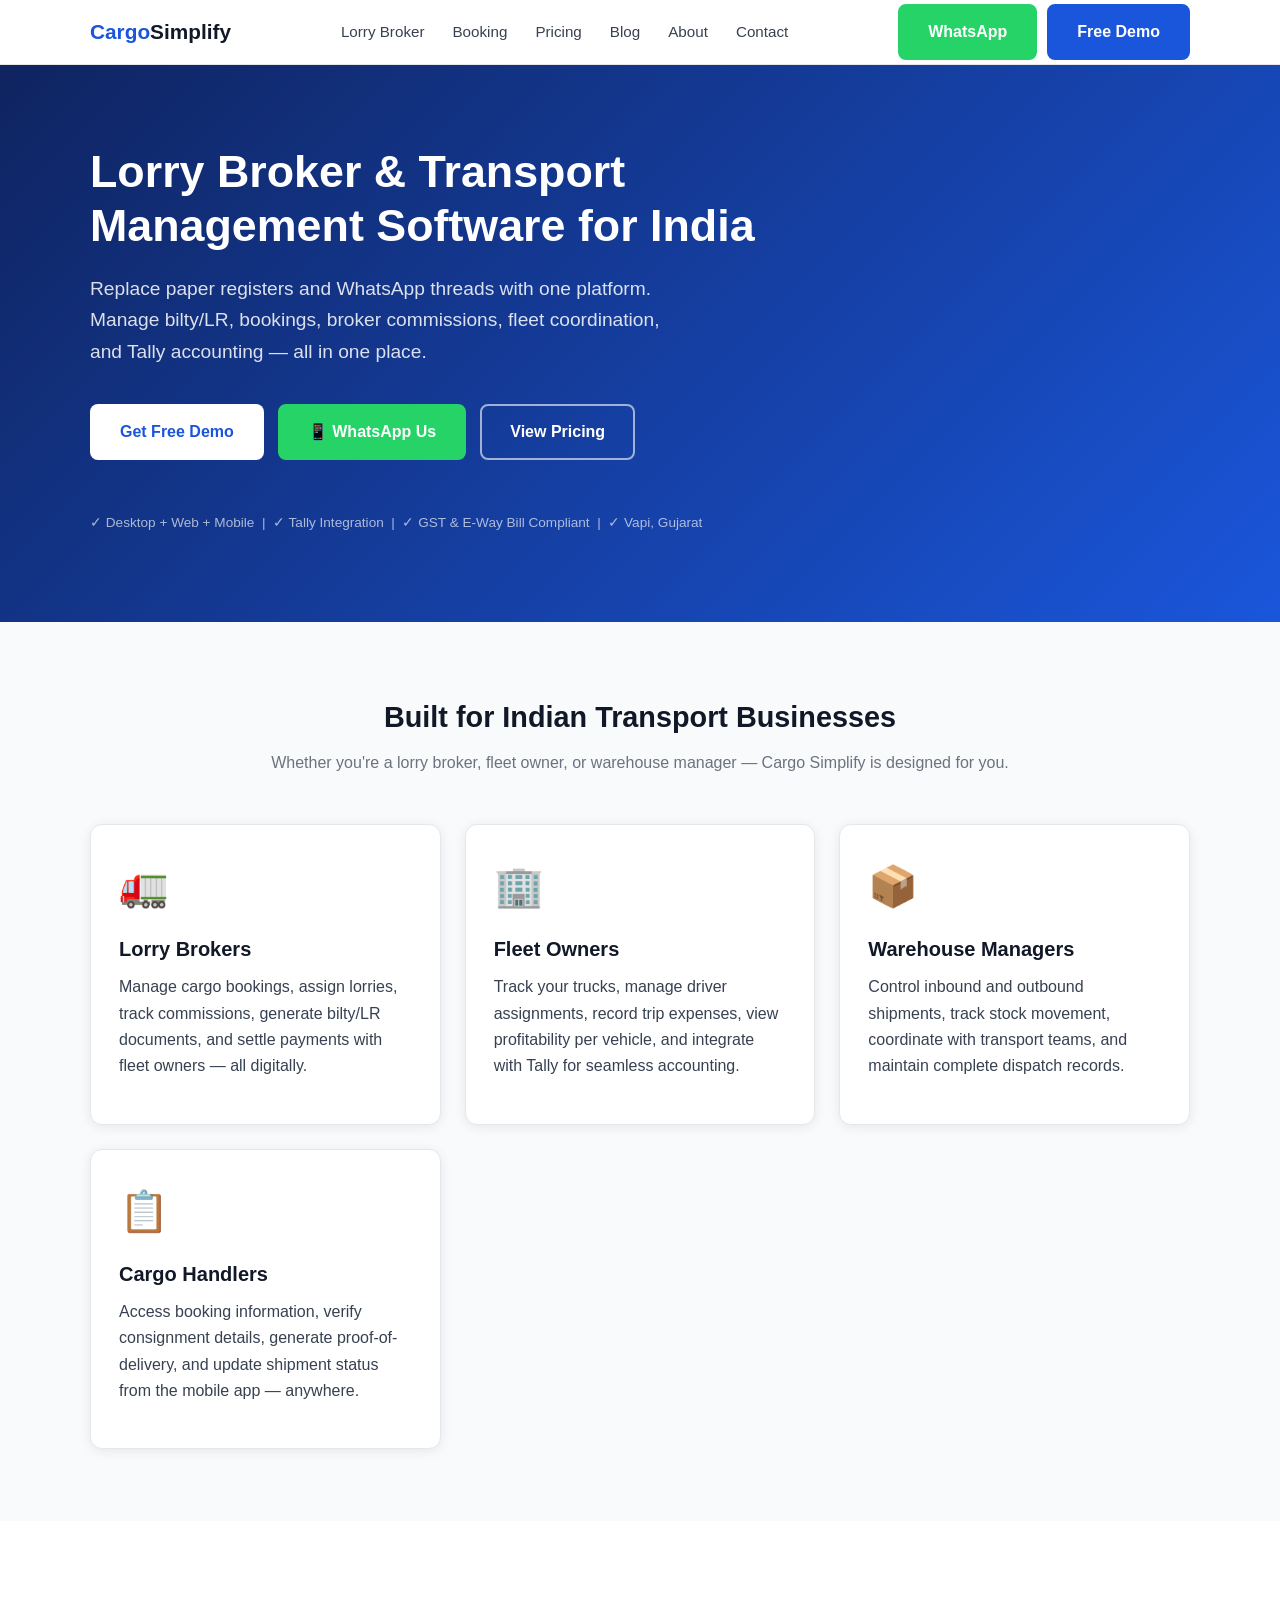
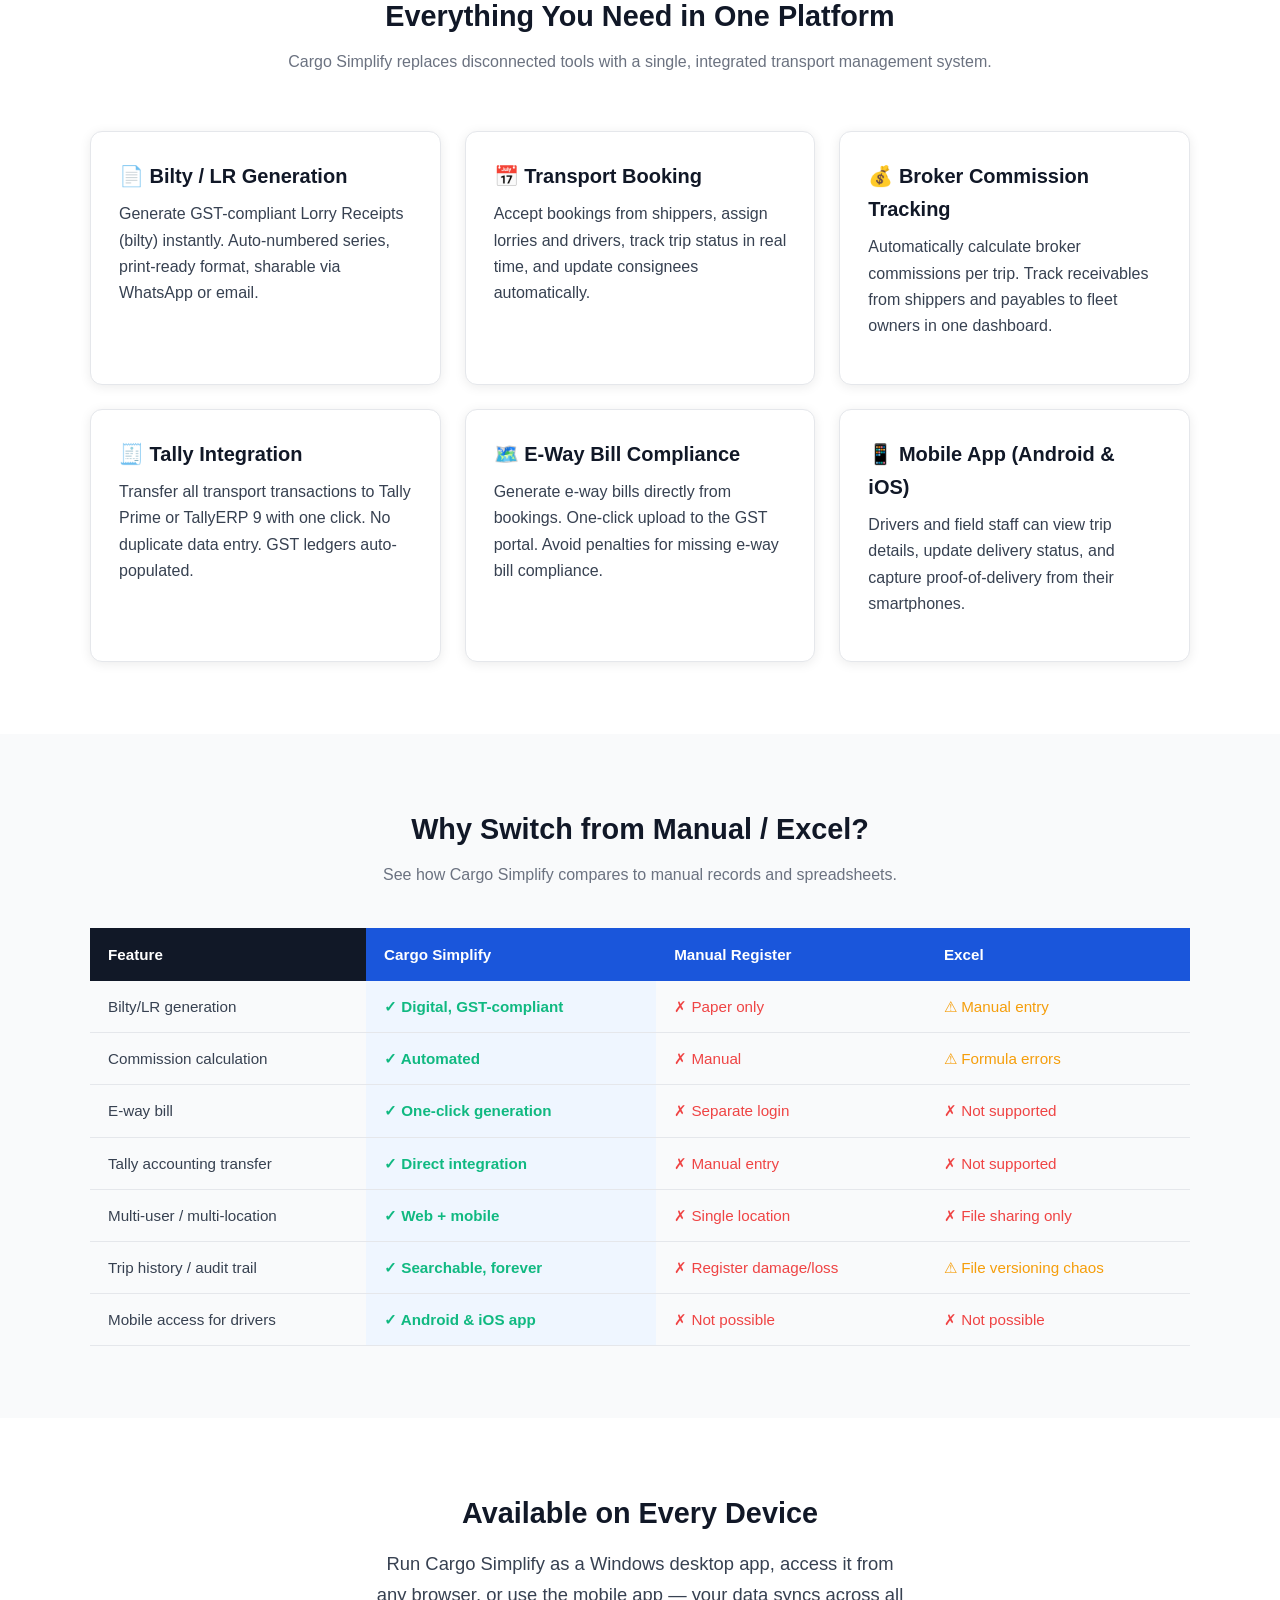
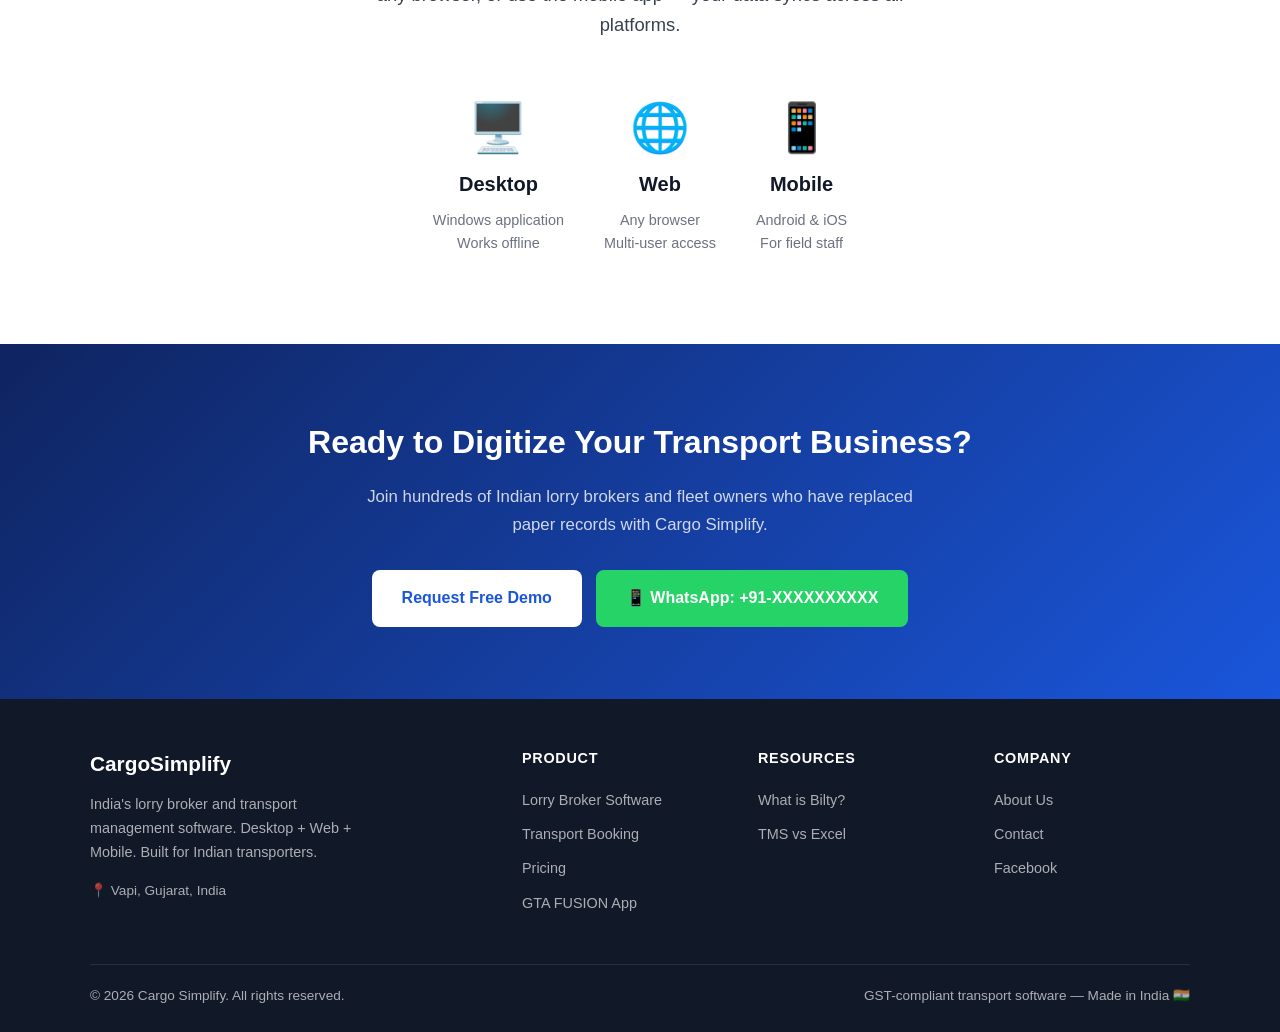
<file: html-implementations/index.html>
<!DOCTYPE html>
<html lang="en">
<head>
  <meta charset="UTF-8">
  <meta name="viewport" content="width=device-width, initial-scale=1.0">

  <!-- ✅ SEO FIX 1: Title tag (was "Document") -->
  <title>Cargo Simplify — Lorry Broker &amp; Transport Management Software India</title>

  <!-- ✅ SEO FIX 2: Meta description -->
  <meta name="description" content="Cargo Simplify is India's lorry broker and transport management software. Manage bilty/LR, bookings, fleet coordination, and Tally accounting from one platform. Desktop + Web + Mobile.">

  <!-- ✅ SEO FIX 3: Canonical tag -->
  <link rel="canonical" href="https://cargosimplify.com/">

  <!-- ✅ SEO FIX 4: Open Graph tags -->
  <meta property="og:type" content="website">
  <meta property="og:title" content="Cargo Simplify — Lorry Broker &amp; Transport Management Software India">
  <meta property="og:description" content="India's lorry broker and transport management software. Manage bilty, bookings, fleet, and accounts in one platform.">
  <meta property="og:url" content="https://cargosimplify.com/">
  <meta property="og:image" content="https://cargosimplify.com/images/og-banner.jpg">
  <meta property="og:site_name" content="Cargo Simplify">
  <meta property="og:locale" content="en_IN">

  <!-- Twitter Card -->
  <meta name="twitter:card" content="summary_large_image">
  <meta name="twitter:title" content="Cargo Simplify — Lorry Broker &amp; Transport Management Software India">
  <meta name="twitter:description" content="India's lorry broker and transport management software.">
  <meta name="twitter:image" content="https://cargosimplify.com/images/og-banner.jpg">

  <!-- Robots -->
  <meta name="robots" content="index, follow">

  <!-- Favicon -->
  <link rel="icon" href="/favicon.ico" type="image/x-icon">

  <!-- Stylesheet -->
  <link rel="stylesheet" href="style.css">

  <!-- ✅ SEO FIX 5: Organization + WebSite Schema (JSON-LD) -->
  <script type="application/ld+json">
  {
    "@context": "https://schema.org",
    "@graph": [
      {
        "@type": "Organization",
        "@id": "https://cargosimplify.com/#organization",
        "name": "Cargo Simplify",
        "url": "https://cargosimplify.com/",
        "logo": {
          "@type": "ImageObject",
          "url": "https://cargosimplify.com/images/logo.png",
          "width": 200,
          "height": 60
        },
        "description": "India's lorry broker and transport management software for fleet owners, brokers, and cargo handlers.",
        "address": {
          "@type": "PostalAddress",
          "addressLocality": "Vapi",
          "addressRegion": "Gujarat",
          "addressCountry": "IN"
        },
        "contactPoint": {
          "@type": "ContactPoint",
          "contactType": "customer support",
          "availableLanguage": ["English", "Hindi", "Gujarati"]
        },
        "sameAs": [
          "https://www.facebook.com/BestLogisticsSoftware/"
        ]
      },
      {
        "@type": "WebSite",
        "@id": "https://cargosimplify.com/#website",
        "url": "https://cargosimplify.com/",
        "name": "Cargo Simplify",
        "publisher": { "@id": "https://cargosimplify.com/#organization" },
        "potentialAction": {
          "@type": "SearchAction",
          "target": {
            "@type": "EntryPoint",
            "urlTemplate": "https://cargosimplify.com/?s={search_term_string}"
          },
          "query-input": "required name=search_term_string"
        }
      },
      {
        "@type": "SoftwareApplication",
        "@id": "https://cargosimplify.com/#software",
        "name": "Cargo Simplify",
        "alternateName": "GTA FUSION",
        "applicationCategory": "BusinessApplication",
        "applicationSubCategory": "Transport Management Software",
        "operatingSystem": "Windows, Web Browser, Android, iOS",
        "url": "https://cargosimplify.com/",
        "description": "Lorry broker and transport management software for Indian fleet owners, brokers, and cargo handlers. Includes bilty/LR, booking management, fleet tracking, and Tally integration.",
        "offers": {
          "@type": "Offer",
          "priceCurrency": "INR",
          "seller": {
            "@type": "Organization",
            "name": "Cargo Simplify"
          }
        },
        "featureList": [
          "Lorry broker management",
          "Transport booking",
          "Bilty / Lorry Receipt (LR) generation",
          "Fleet tracking",
          "Tally accounting integration",
          "E-way bill compliance",
          "Mobile app for Android and iOS"
        ],
        "publisher": { "@id": "https://cargosimplify.com/#organization" }
      }
    ]
  }
  </script>
</head>
<body>

  <!-- ===== HEADER ===== -->
  <header class="site-header">
    <div class="container">
      <nav class="nav">
        <a href="/" class="nav-logo">Cargo<span>Simplify</span></a>
        <ul class="nav-links">
          <li><a href="lorry-broker-software.html">Lorry Broker</a></li>
          <li><a href="booking.html">Booking</a></li>
          <li><a href="pricing.html">Pricing</a></li>
          <li><a href="blog-what-is-bilty.html">Blog</a></li>
          <li><a href="about.html">About</a></li>
          <li><a href="contact.html">Contact</a></li>
        </ul>
        <div class="nav-cta">
          <a href="https://wa.me/91XXXXXXXXXX" class="btn btn-wa" target="_blank" rel="noopener">WhatsApp</a>
          <a href="contact.html" class="btn btn-primary">Free Demo</a>
        </div>
      </nav>
    </div>
  </header>

  <!-- ===== HERO ===== -->
  <section class="hero">
    <div class="container">
      <h1>Lorry Broker &amp; Transport Management Software for India</h1>
      <p class="lead">Replace paper registers and WhatsApp threads with one platform. Manage bilty/LR, bookings, broker commissions, fleet coordination, and Tally accounting — all in one place.</p>
      <div class="hero-ctas">
        <a href="contact.html" class="btn btn-white">Get Free Demo</a>
        <a href="https://wa.me/91XXXXXXXXXX" class="btn btn-wa" target="_blank" rel="noopener">📱 WhatsApp Us</a>
        <a href="pricing.html" class="btn btn-outline" style="border-color:rgba(255,255,255,.6);color:#fff;">View Pricing</a>
      </div>
      <p class="hero-trust">✓ Desktop + Web + Mobile &nbsp;|&nbsp; ✓ Tally Integration &nbsp;|&nbsp; ✓ GST &amp; E-Way Bill Compliant &nbsp;|&nbsp; ✓ Vapi, Gujarat</p>
    </div>
  </section>

  <!-- ===== WHO IS IT FOR ===== -->
  <section class="section section--light">
    <div class="container">
      <h2 style="text-align:center;margin-bottom:8px;">Built for Indian Transport Businesses</h2>
      <p style="text-align:center;color:var(--muted);margin-bottom:48px;">Whether you're a lorry broker, fleet owner, or warehouse manager — Cargo Simplify is designed for you.</p>
      <div class="cards-grid">
        <div class="card">
          <div style="font-size:2.5rem;margin-bottom:14px;">🚛</div>
          <h3>Lorry Brokers</h3>
          <p>Manage cargo bookings, assign lorries, track commissions, generate bilty/LR documents, and settle payments with fleet owners — all digitally.</p>
        </div>
        <div class="card">
          <div style="font-size:2.5rem;margin-bottom:14px;">🏢</div>
          <h3>Fleet Owners</h3>
          <p>Track your trucks, manage driver assignments, record trip expenses, view profitability per vehicle, and integrate with Tally for seamless accounting.</p>
        </div>
        <div class="card">
          <div style="font-size:2.5rem;margin-bottom:14px;">📦</div>
          <h3>Warehouse Managers</h3>
          <p>Control inbound and outbound shipments, track stock movement, coordinate with transport teams, and maintain complete dispatch records.</p>
        </div>
        <div class="card">
          <div style="font-size:2.5rem;margin-bottom:14px;">📋</div>
          <h3>Cargo Handlers</h3>
          <p>Access booking information, verify consignment details, generate proof-of-delivery, and update shipment status from the mobile app — anywhere.</p>
        </div>
      </div>
    </div>
  </section>

  <!-- ===== KEY FEATURES ===== -->
  <section class="section">
    <div class="container">
      <h2 style="text-align:center;margin-bottom:8px;">Everything You Need in One Platform</h2>
      <p style="text-align:center;color:var(--muted);margin-bottom:56px;">Cargo Simplify replaces disconnected tools with a single, integrated transport management system.</p>
      <div class="cards-grid">
        <div class="card">
          <h3>📄 Bilty / LR Generation</h3>
          <p>Generate GST-compliant Lorry Receipts (bilty) instantly. Auto-numbered series, print-ready format, sharable via WhatsApp or email.</p>
        </div>
        <div class="card">
          <h3>📅 Transport Booking</h3>
          <p>Accept bookings from shippers, assign lorries and drivers, track trip status in real time, and update consignees automatically.</p>
        </div>
        <div class="card">
          <h3>💰 Broker Commission Tracking</h3>
          <p>Automatically calculate broker commissions per trip. Track receivables from shippers and payables to fleet owners in one dashboard.</p>
        </div>
        <div class="card">
          <h3>🧾 Tally Integration</h3>
          <p>Transfer all transport transactions to Tally Prime or TallyERP 9 with one click. No duplicate data entry. GST ledgers auto-populated.</p>
        </div>
        <div class="card">
          <h3>🗺️ E-Way Bill Compliance</h3>
          <p>Generate e-way bills directly from bookings. One-click upload to the GST portal. Avoid penalties for missing e-way bill compliance.</p>
        </div>
        <div class="card">
          <h3>📱 Mobile App (Android &amp; iOS)</h3>
          <p>Drivers and field staff can view trip details, update delivery status, and capture proof-of-delivery from their smartphones.</p>
        </div>
      </div>
    </div>
  </section>

  <!-- ===== COMPARISON ===== -->
  <section class="section section--light">
    <div class="container">
      <h2 style="text-align:center;margin-bottom:8px;">Why Switch from Manual / Excel?</h2>
      <p style="text-align:center;color:var(--muted);margin-bottom:40px;">See how Cargo Simplify compares to manual records and spreadsheets.</p>
      <div class="cmp-table-wrap">
        <table class="cmp-table">
          <thead>
            <tr>
              <th>Feature</th>
              <th>Cargo Simplify</th>
              <th>Manual Register</th>
              <th>Excel</th>
            </tr>
          </thead>
          <tbody>
            <tr>
              <td>Bilty/LR generation</td>
              <td class="yes our">✓ Digital, GST-compliant</td>
              <td class="no">✗ Paper only</td>
              <td class="part">⚠ Manual entry</td>
            </tr>
            <tr>
              <td>Commission calculation</td>
              <td class="yes our">✓ Automated</td>
              <td class="no">✗ Manual</td>
              <td class="part">⚠ Formula errors</td>
            </tr>
            <tr>
              <td>E-way bill</td>
              <td class="yes our">✓ One-click generation</td>
              <td class="no">✗ Separate login</td>
              <td class="no">✗ Not supported</td>
            </tr>
            <tr>
              <td>Tally accounting transfer</td>
              <td class="yes our">✓ Direct integration</td>
              <td class="no">✗ Manual entry</td>
              <td class="no">✗ Not supported</td>
            </tr>
            <tr>
              <td>Multi-user / multi-location</td>
              <td class="yes our">✓ Web + mobile</td>
              <td class="no">✗ Single location</td>
              <td class="no">✗ File sharing only</td>
            </tr>
            <tr>
              <td>Trip history / audit trail</td>
              <td class="yes our">✓ Searchable, forever</td>
              <td class="no">✗ Register damage/loss</td>
              <td class="part">⚠ File versioning chaos</td>
            </tr>
            <tr>
              <td>Mobile access for drivers</td>
              <td class="yes our">✓ Android &amp; iOS app</td>
              <td class="no">✗ Not possible</td>
              <td class="no">✗ Not possible</td>
            </tr>
          </tbody>
        </table>
      </div>
    </div>
  </section>

  <!-- ===== PLATFORMS ===== -->
  <section class="section">
    <div class="container" style="text-align:center;">
      <h2>Available on Every Device</h2>
      <p class="lead" style="max-width:540px;margin:0 auto 48px;">Run Cargo Simplify as a Windows desktop app, access it from any browser, or use the mobile app — your data syncs across all platforms.</p>
      <div style="display:flex;justify-content:center;gap:40px;flex-wrap:wrap;">
        <div style="text-align:center;">
          <div style="font-size:3rem;">🖥️</div>
          <h3>Desktop</h3>
          <p style="color:var(--muted);font-size:.9rem;">Windows application<br>Works offline</p>
        </div>
        <div style="text-align:center;">
          <div style="font-size:3rem;">🌐</div>
          <h3>Web</h3>
          <p style="color:var(--muted);font-size:.9rem;">Any browser<br>Multi-user access</p>
        </div>
        <div style="text-align:center;">
          <div style="font-size:3rem;">📱</div>
          <h3>Mobile</h3>
          <p style="color:var(--muted);font-size:.9rem;">Android &amp; iOS<br>For field staff</p>
        </div>
      </div>
    </div>
  </section>

  <!-- ===== CTA BANNER ===== -->
  <div class="cta-banner">
    <h2>Ready to Digitize Your Transport Business?</h2>
    <p>Join hundreds of Indian lorry brokers and fleet owners who have replaced paper records with Cargo Simplify.</p>
    <div class="btns">
      <a href="contact.html" class="btn btn-white">Request Free Demo</a>
      <a href="https://wa.me/91XXXXXXXXXX" class="btn btn-wa" target="_blank" rel="noopener">📱 WhatsApp: +91-XXXXXXXXXX</a>
    </div>
  </div>

  <!-- ===== FOOTER ===== -->
  <footer class="site-footer">
    <div class="container">
      <div class="footer-grid">
        <div>
          <div class="footer-logo">CargoSimplify</div>
          <p style="font-size:.9rem;max-width:280px;">India's lorry broker and transport management software. Desktop + Web + Mobile. Built for Indian transporters.</p>
          <p style="margin-top:12px;font-size:.85rem;">📍 Vapi, Gujarat, India</p>
        </div>
        <div class="footer-col">
          <h4>Product</h4>
          <ul>
            <li><a href="lorry-broker-software.html">Lorry Broker Software</a></li>
            <li><a href="booking.html">Transport Booking</a></li>
            <li><a href="pricing.html">Pricing</a></li>
            <li><a href="gta-fusion.html">GTA FUSION App</a></li>
          </ul>
        </div>
        <div class="footer-col">
          <h4>Resources</h4>
          <ul>
            <li><a href="blog-what-is-bilty.html">What is Bilty?</a></li>
            <li><a href="blog-tms-vs-excel.html">TMS vs Excel</a></li>
          </ul>
        </div>
        <div class="footer-col">
          <h4>Company</h4>
          <ul>
            <li><a href="about.html">About Us</a></li>
            <li><a href="contact.html">Contact</a></li>
            <li><a href="https://www.facebook.com/BestLogisticsSoftware/" target="_blank" rel="noopener">Facebook</a></li>
          </ul>
        </div>
      </div>
      <div class="footer-bottom">
        <span>© 2026 Cargo Simplify. All rights reserved.</span>
        <span>GST-compliant transport software — Made in India 🇮🇳</span>
      </div>
    </div>
  </footer>

</body>
</html>
</file>
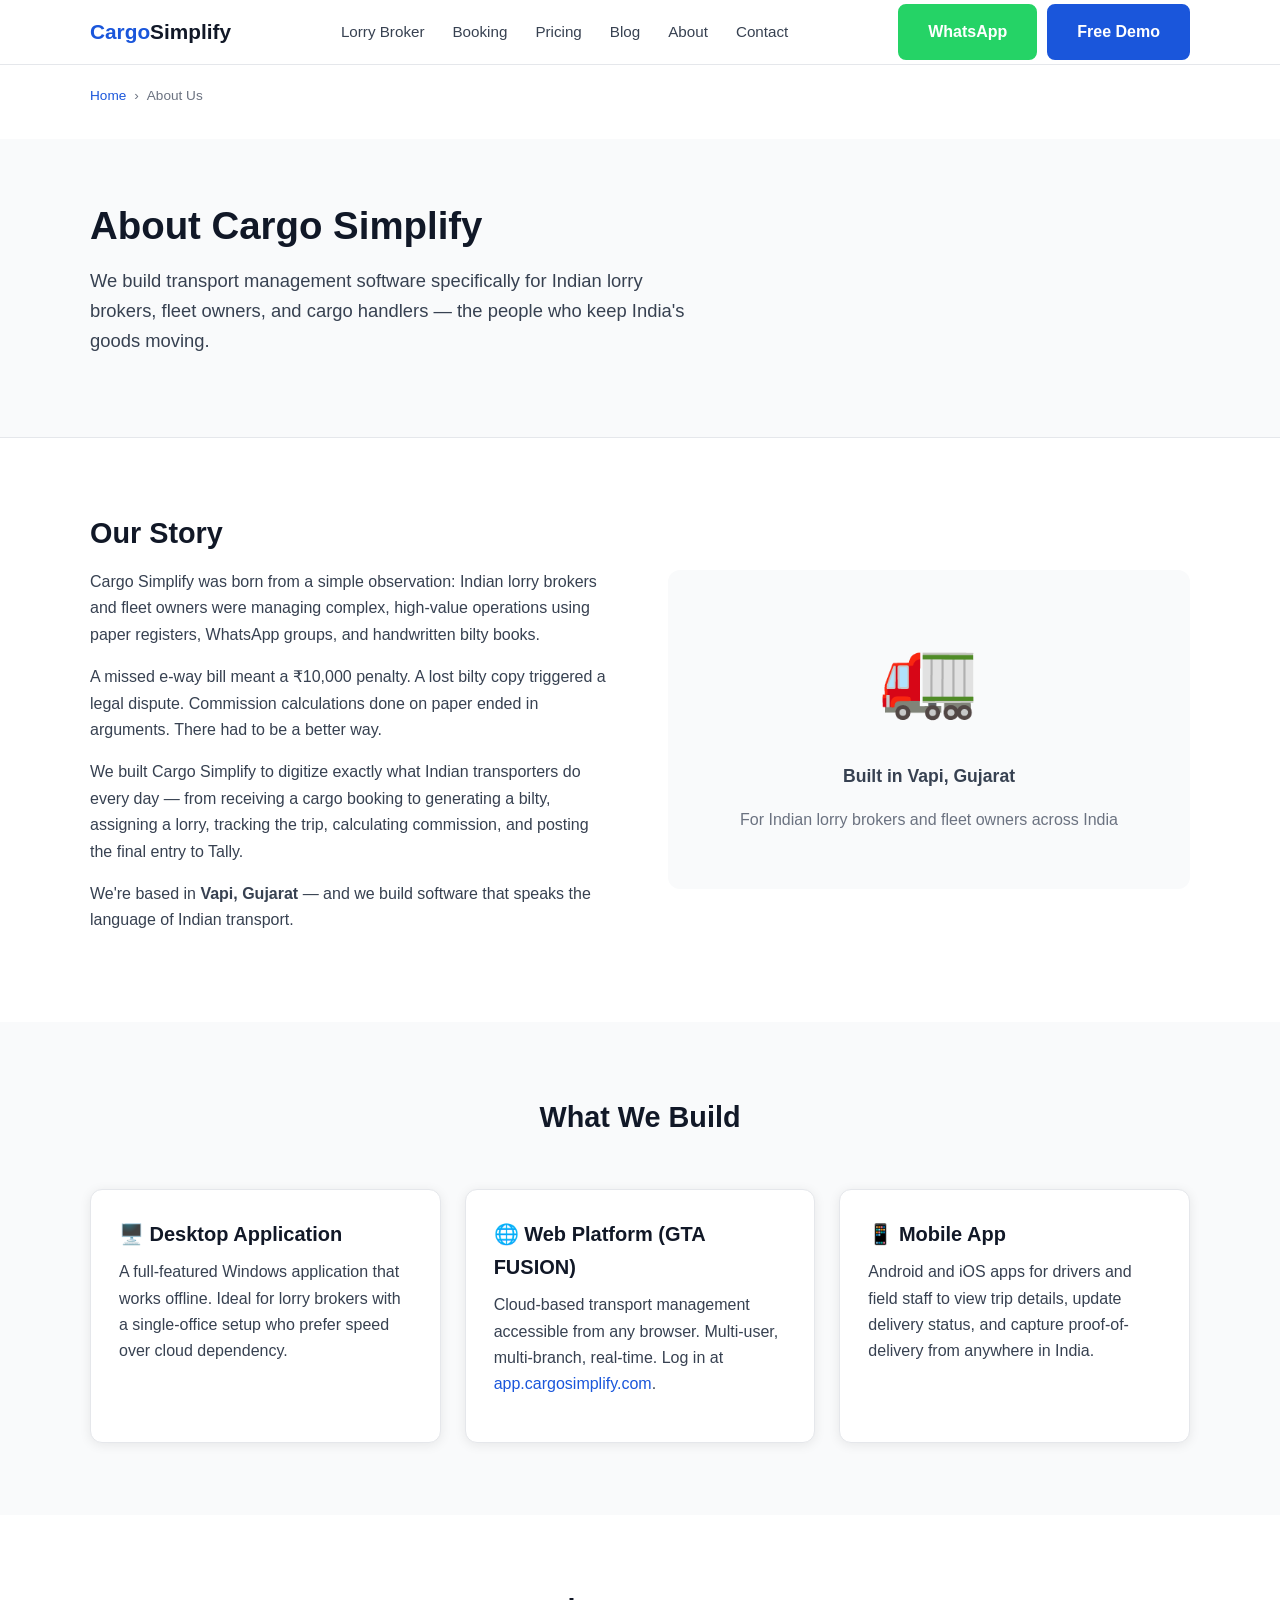
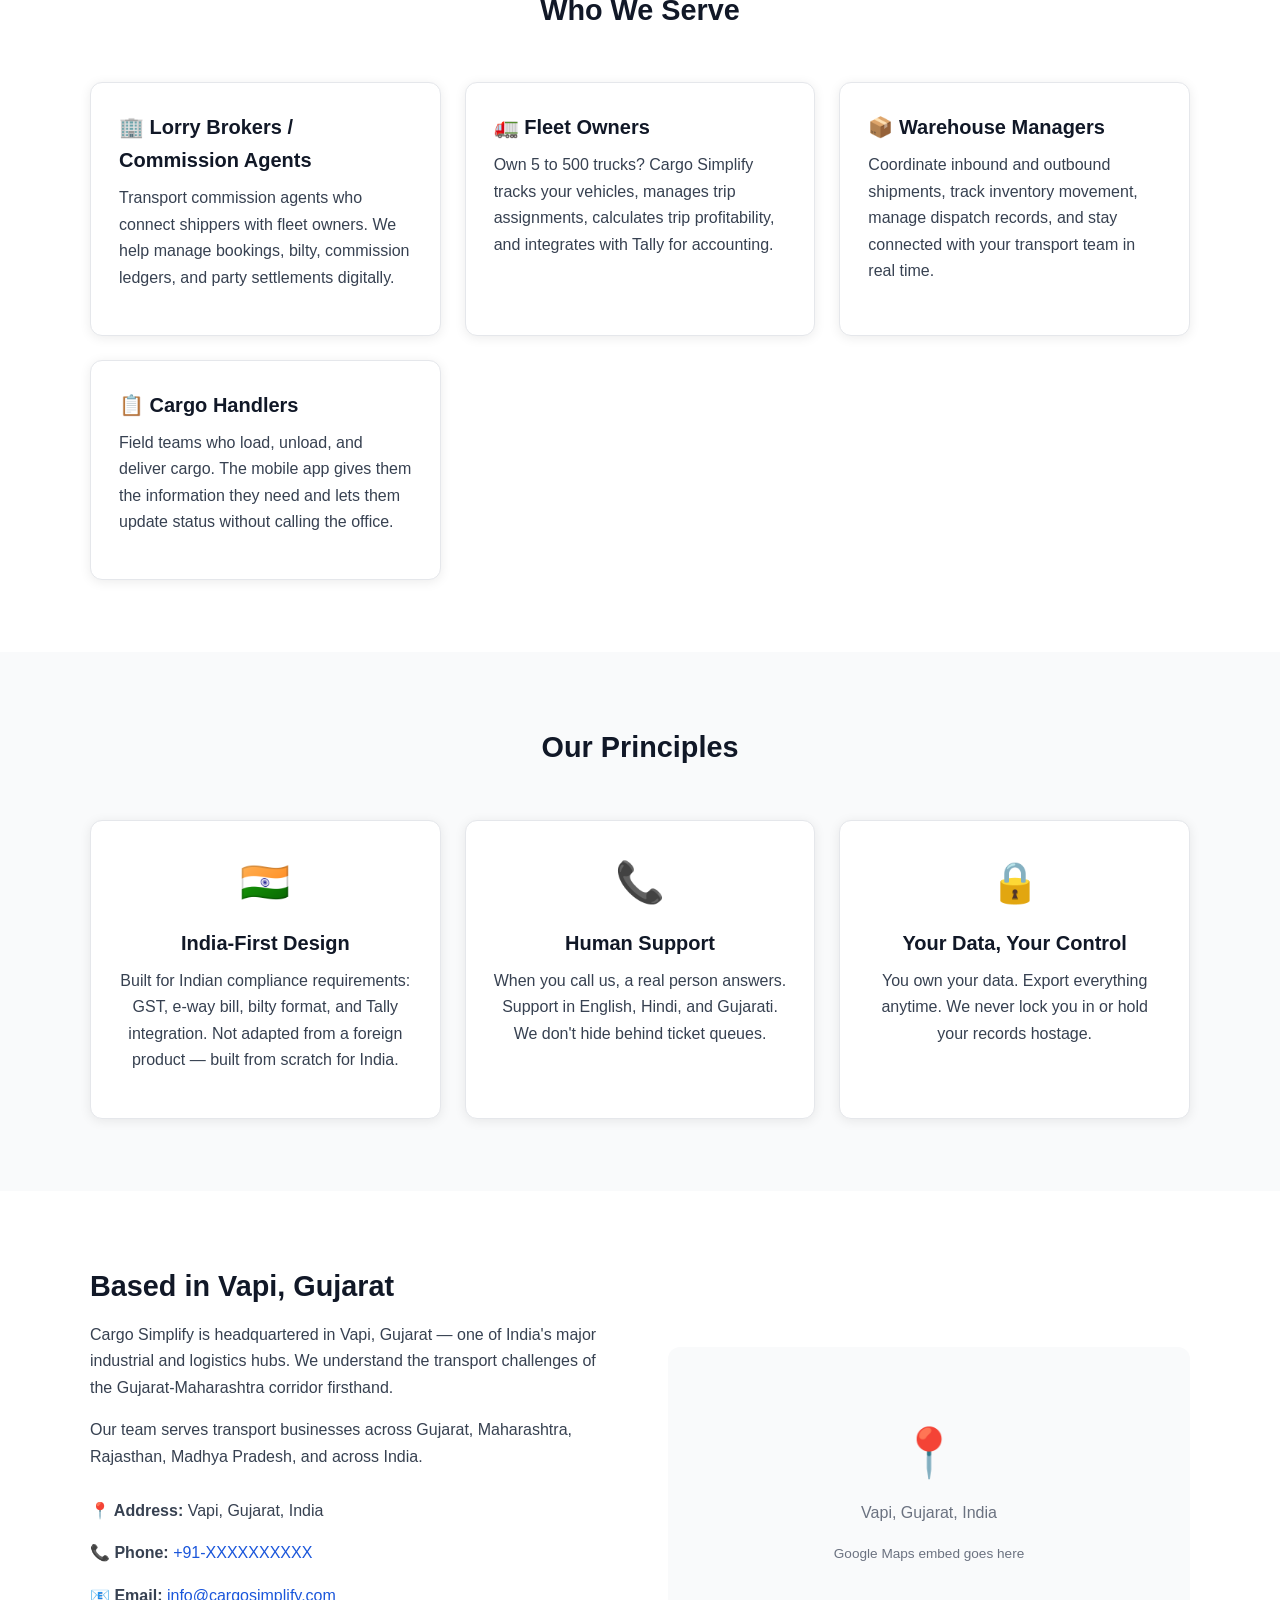
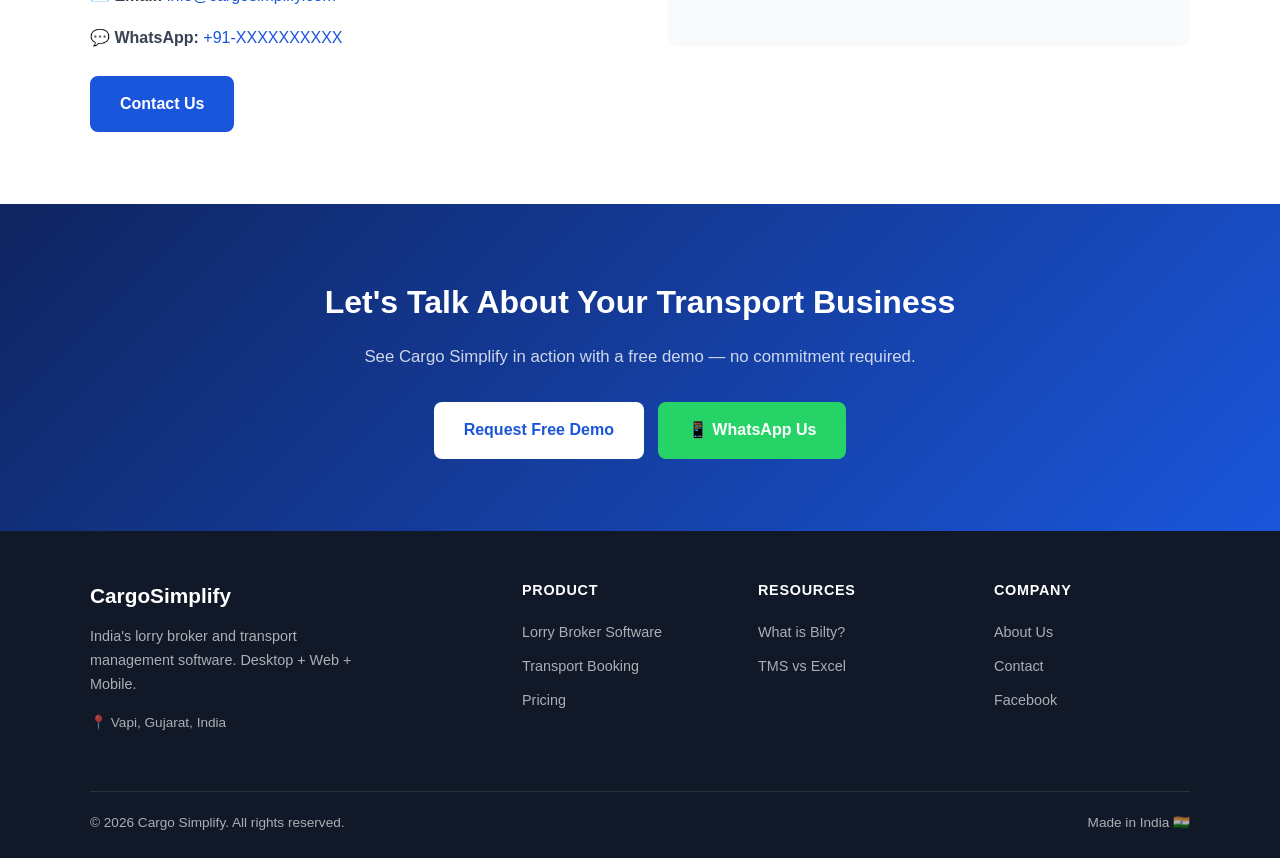
<file: html-implementations/about.html>
<!DOCTYPE html>
<html lang="en">
<head>
  <meta charset="UTF-8">
  <meta name="viewport" content="width=device-width, initial-scale=1.0">

  <title>About Cargo Simplify — Transport Software from Vapi, Gujarat India</title>
  <meta name="description" content="Cargo Simplify is a transport management software company based in Vapi, Gujarat, India. We build lorry broker software, bilty management, and fleet tracking tools for Indian transporters.">
  <link rel="canonical" href="https://cargosimplify.com/about/">

  <meta property="og:type" content="website">
  <meta property="og:title" content="About Cargo Simplify — Transport Software from Vapi, Gujarat India">
  <meta property="og:description" content="Built for Indian lorry brokers and fleet owners. Learn about the team behind Cargo Simplify.">
  <meta property="og:url" content="https://cargosimplify.com/about/">
  <meta property="og:site_name" content="Cargo Simplify">

  <meta name="robots" content="index, follow">
  <link rel="stylesheet" href="style.css">

  <script type="application/ld+json">
  {
    "@context": "https://schema.org",
    "@type": "AboutPage",
    "name": "About Cargo Simplify",
    "url": "https://cargosimplify.com/about/",
    "description": "About Cargo Simplify — transport management and lorry broker software built for Indian transporters.",
    "publisher": {
      "@type": "Organization",
      "@id": "https://cargosimplify.com/#organization",
      "name": "Cargo Simplify",
      "url": "https://cargosimplify.com/",
      "address": {
        "@type": "PostalAddress",
        "addressLocality": "Vapi",
        "addressRegion": "Gujarat",
        "addressCountry": "IN"
      }
    }
  }
  </script>

  <script type="application/ld+json">
  {
    "@context": "https://schema.org",
    "@type": "LocalBusiness",
    "name": "Cargo Simplify",
    "description": "Lorry broker and transport management software — Vapi, Gujarat, India.",
    "url": "https://cargosimplify.com/",
    "address": {
      "@type": "PostalAddress",
      "addressLocality": "Vapi",
      "addressRegion": "Gujarat",
      "addressCountry": "IN"
    },
    "areaServed": ["Gujarat", "Maharashtra", "Rajasthan", "Madhya Pradesh", "India"],
    "serviceType": [
      "Transport Management Software",
      "Lorry Broker Software",
      "Bilty Management Software",
      "Fleet Management Software"
    ],
    "knowsLanguage": ["en", "hi", "gu"]
  }
  </script>

  <script type="application/ld+json">
  {
    "@context": "https://schema.org",
    "@type": "BreadcrumbList",
    "itemListElement": [
      { "@type": "ListItem", "position": 1, "name": "Home", "item": "https://cargosimplify.com/" },
      { "@type": "ListItem", "position": 2, "name": "About", "item": "https://cargosimplify.com/about/" }
    ]
  }
  </script>
</head>
<body>

  <!-- HEADER -->
  <header class="site-header">
    <div class="container">
      <nav class="nav">
        <a href="index.html" class="nav-logo">Cargo<span>Simplify</span></a>
        <ul class="nav-links">
          <li><a href="lorry-broker-software.html">Lorry Broker</a></li>
          <li><a href="booking.html">Booking</a></li>
          <li><a href="pricing.html">Pricing</a></li>
          <li><a href="blog-what-is-bilty.html">Blog</a></li>
          <li><a href="about.html">About</a></li>
          <li><a href="contact.html">Contact</a></li>
        </ul>
        <div class="nav-cta">
          <a href="https://wa.me/91XXXXXXXXXX" class="btn btn-wa" target="_blank" rel="noopener">WhatsApp</a>
          <a href="contact.html" class="btn btn-primary">Free Demo</a>
        </div>
      </nav>
    </div>
  </header>

  <!-- BREADCRUMB -->
  <div class="container" style="padding-top:20px;">
    <ol class="breadcrumb">
      <li><a href="index.html">Home</a></li>
      <li>About Us</li>
    </ol>
  </div>

  <!-- HERO -->
  <section style="padding:64px 0;background:var(--light);border-bottom:1px solid var(--border);">
    <div class="container">
      <h1>About Cargo Simplify</h1>
      <p class="lead" style="max-width:620px;margin-top:16px;">We build transport management software specifically for Indian lorry brokers, fleet owners, and cargo handlers — the people who keep India's goods moving.</p>
    </div>
  </section>

  <!-- OUR STORY -->
  <section class="section">
    <div class="container">
      <div class="two-col">
        <div>
          <h2>Our Story</h2>
          <p>Cargo Simplify was born from a simple observation: Indian lorry brokers and fleet owners were managing complex, high-value operations using paper registers, WhatsApp groups, and handwritten bilty books.</p>
          <p>A missed e-way bill meant a ₹10,000 penalty. A lost bilty copy triggered a legal dispute. Commission calculations done on paper ended in arguments. There had to be a better way.</p>
          <p>We built Cargo Simplify to digitize exactly what Indian transporters do every day — from receiving a cargo booking to generating a bilty, assigning a lorry, tracking the trip, calculating commission, and posting the final entry to Tally.</p>
          <p>We're based in <strong>Vapi, Gujarat</strong> — and we build software that speaks the language of Indian transport.</p>
        </div>
        <div style="background:var(--light);border-radius:12px;padding:40px;text-align:center;">
          <div style="font-size:5rem;margin-bottom:20px;">🚛</div>
          <p style="font-weight:600;font-size:1.1rem;">Built in Vapi, Gujarat</p>
          <p style="color:var(--muted);">For Indian lorry brokers and fleet owners across India</p>
        </div>
      </div>
    </div>
  </section>

  <!-- WHAT WE DO -->
  <section class="section section--light">
    <div class="container">
      <h2 style="text-align:center;margin-bottom:48px;">What We Build</h2>
      <div class="cards-grid">
        <div class="card">
          <h3>🖥️ Desktop Application</h3>
          <p>A full-featured Windows application that works offline. Ideal for lorry brokers with a single-office setup who prefer speed over cloud dependency.</p>
        </div>
        <div class="card">
          <h3>🌐 Web Platform (GTA FUSION)</h3>
          <p>Cloud-based transport management accessible from any browser. Multi-user, multi-branch, real-time. Log in at <a href="https://app.cargosimplify.com" target="_blank" rel="noopener">app.cargosimplify.com</a>.</p>
        </div>
        <div class="card">
          <h3>📱 Mobile App</h3>
          <p>Android and iOS apps for drivers and field staff to view trip details, update delivery status, and capture proof-of-delivery from anywhere in India.</p>
        </div>
      </div>
    </div>
  </section>

  <!-- WHO WE SERVE -->
  <section class="section">
    <div class="container">
      <h2 style="text-align:center;margin-bottom:48px;">Who We Serve</h2>
      <div class="cards-grid">
        <div class="card">
          <h3>🏢 Lorry Brokers / Commission Agents</h3>
          <p>Transport commission agents who connect shippers with fleet owners. We help manage bookings, bilty, commission ledgers, and party settlements digitally.</p>
        </div>
        <div class="card">
          <h3>🚛 Fleet Owners</h3>
          <p>Own 5 to 500 trucks? Cargo Simplify tracks your vehicles, manages trip assignments, calculates trip profitability, and integrates with Tally for accounting.</p>
        </div>
        <div class="card">
          <h3>📦 Warehouse Managers</h3>
          <p>Coordinate inbound and outbound shipments, track inventory movement, manage dispatch records, and stay connected with your transport team in real time.</p>
        </div>
        <div class="card">
          <h3>📋 Cargo Handlers</h3>
          <p>Field teams who load, unload, and deliver cargo. The mobile app gives them the information they need and lets them update status without calling the office.</p>
        </div>
      </div>
    </div>
  </section>

  <!-- VALUES -->
  <section class="section section--light">
    <div class="container">
      <h2 style="text-align:center;margin-bottom:48px;">Our Principles</h2>
      <div class="cards-grid">
        <div class="card" style="text-align:center;">
          <div style="font-size:2.5rem;margin-bottom:12px;">🇮🇳</div>
          <h3>India-First Design</h3>
          <p>Built for Indian compliance requirements: GST, e-way bill, bilty format, and Tally integration. Not adapted from a foreign product — built from scratch for India.</p>
        </div>
        <div class="card" style="text-align:center;">
          <div style="font-size:2.5rem;margin-bottom:12px;">📞</div>
          <h3>Human Support</h3>
          <p>When you call us, a real person answers. Support in English, Hindi, and Gujarati. We don't hide behind ticket queues.</p>
        </div>
        <div class="card" style="text-align:center;">
          <div style="font-size:2.5rem;margin-bottom:12px;">🔒</div>
          <h3>Your Data, Your Control</h3>
          <p>You own your data. Export everything anytime. We never lock you in or hold your records hostage.</p>
        </div>
      </div>
    </div>
  </section>

  <!-- LOCATION -->
  <section class="section">
    <div class="container">
      <div class="two-col">
        <div>
          <h2>Based in Vapi, Gujarat</h2>
          <p>Cargo Simplify is headquartered in Vapi, Gujarat — one of India's major industrial and logistics hubs. We understand the transport challenges of the Gujarat-Maharashtra corridor firsthand.</p>
          <p>Our team serves transport businesses across Gujarat, Maharashtra, Rajasthan, Madhya Pradesh, and across India.</p>
          <div style="margin-top:28px;">
            <p><strong>📍 Address:</strong> Vapi, Gujarat, India</p>
            <p><strong>📞 Phone:</strong> <a href="tel:+91XXXXXXXXXX">+91-XXXXXXXXXX</a></p>
            <p><strong>📧 Email:</strong> <a href="mailto:info@cargosimplify.com">info@cargosimplify.com</a></p>
            <p><strong>💬 WhatsApp:</strong> <a href="https://wa.me/91XXXXXXXXXX" target="_blank" rel="noopener">+91-XXXXXXXXXX</a></p>
          </div>
          <div style="margin-top:24px;">
            <a href="contact.html" class="btn btn-primary">Contact Us</a>
          </div>
        </div>
        <div style="background:var(--light);border-radius:12px;min-height:300px;display:flex;align-items:center;justify-content:center;">
          <!-- Replace with actual Google Maps embed -->
          <div style="text-align:center;color:var(--muted);">
            <div style="font-size:3rem;">📍</div>
            <p style="margin-top:8px;">Vapi, Gujarat, India</p>
            <p style="font-size:.85rem;">Google Maps embed goes here</p>
          </div>
        </div>
      </div>
    </div>
  </section>

  <!-- CTA -->
  <div class="cta-banner">
    <h2>Let's Talk About Your Transport Business</h2>
    <p>See Cargo Simplify in action with a free demo — no commitment required.</p>
    <div class="btns">
      <a href="contact.html" class="btn btn-white">Request Free Demo</a>
      <a href="https://wa.me/91XXXXXXXXXX" class="btn btn-wa" target="_blank" rel="noopener">📱 WhatsApp Us</a>
    </div>
  </div>

  <!-- FOOTER -->
  <footer class="site-footer">
    <div class="container">
      <div class="footer-grid">
        <div>
          <div class="footer-logo">CargoSimplify</div>
          <p style="font-size:.9rem;max-width:280px;">India's lorry broker and transport management software. Desktop + Web + Mobile.</p>
          <p style="margin-top:12px;font-size:.85rem;">📍 Vapi, Gujarat, India</p>
        </div>
        <div class="footer-col">
          <h4>Product</h4>
          <ul>
            <li><a href="lorry-broker-software.html">Lorry Broker Software</a></li>
            <li><a href="booking.html">Transport Booking</a></li>
            <li><a href="pricing.html">Pricing</a></li>
          </ul>
        </div>
        <div class="footer-col">
          <h4>Resources</h4>
          <ul>
            <li><a href="blog-what-is-bilty.html">What is Bilty?</a></li>
            <li><a href="blog-tms-vs-excel.html">TMS vs Excel</a></li>
          </ul>
        </div>
        <div class="footer-col">
          <h4>Company</h4>
          <ul>
            <li><a href="about.html">About Us</a></li>
            <li><a href="contact.html">Contact</a></li>
            <li><a href="https://www.facebook.com/BestLogisticsSoftware/" target="_blank" rel="noopener">Facebook</a></li>
          </ul>
        </div>
      </div>
      <div class="footer-bottom">
        <span>© 2026 Cargo Simplify. All rights reserved.</span>
        <span>Made in India 🇮🇳</span>
      </div>
    </div>
  </footer>

</body>
</html>
</file>
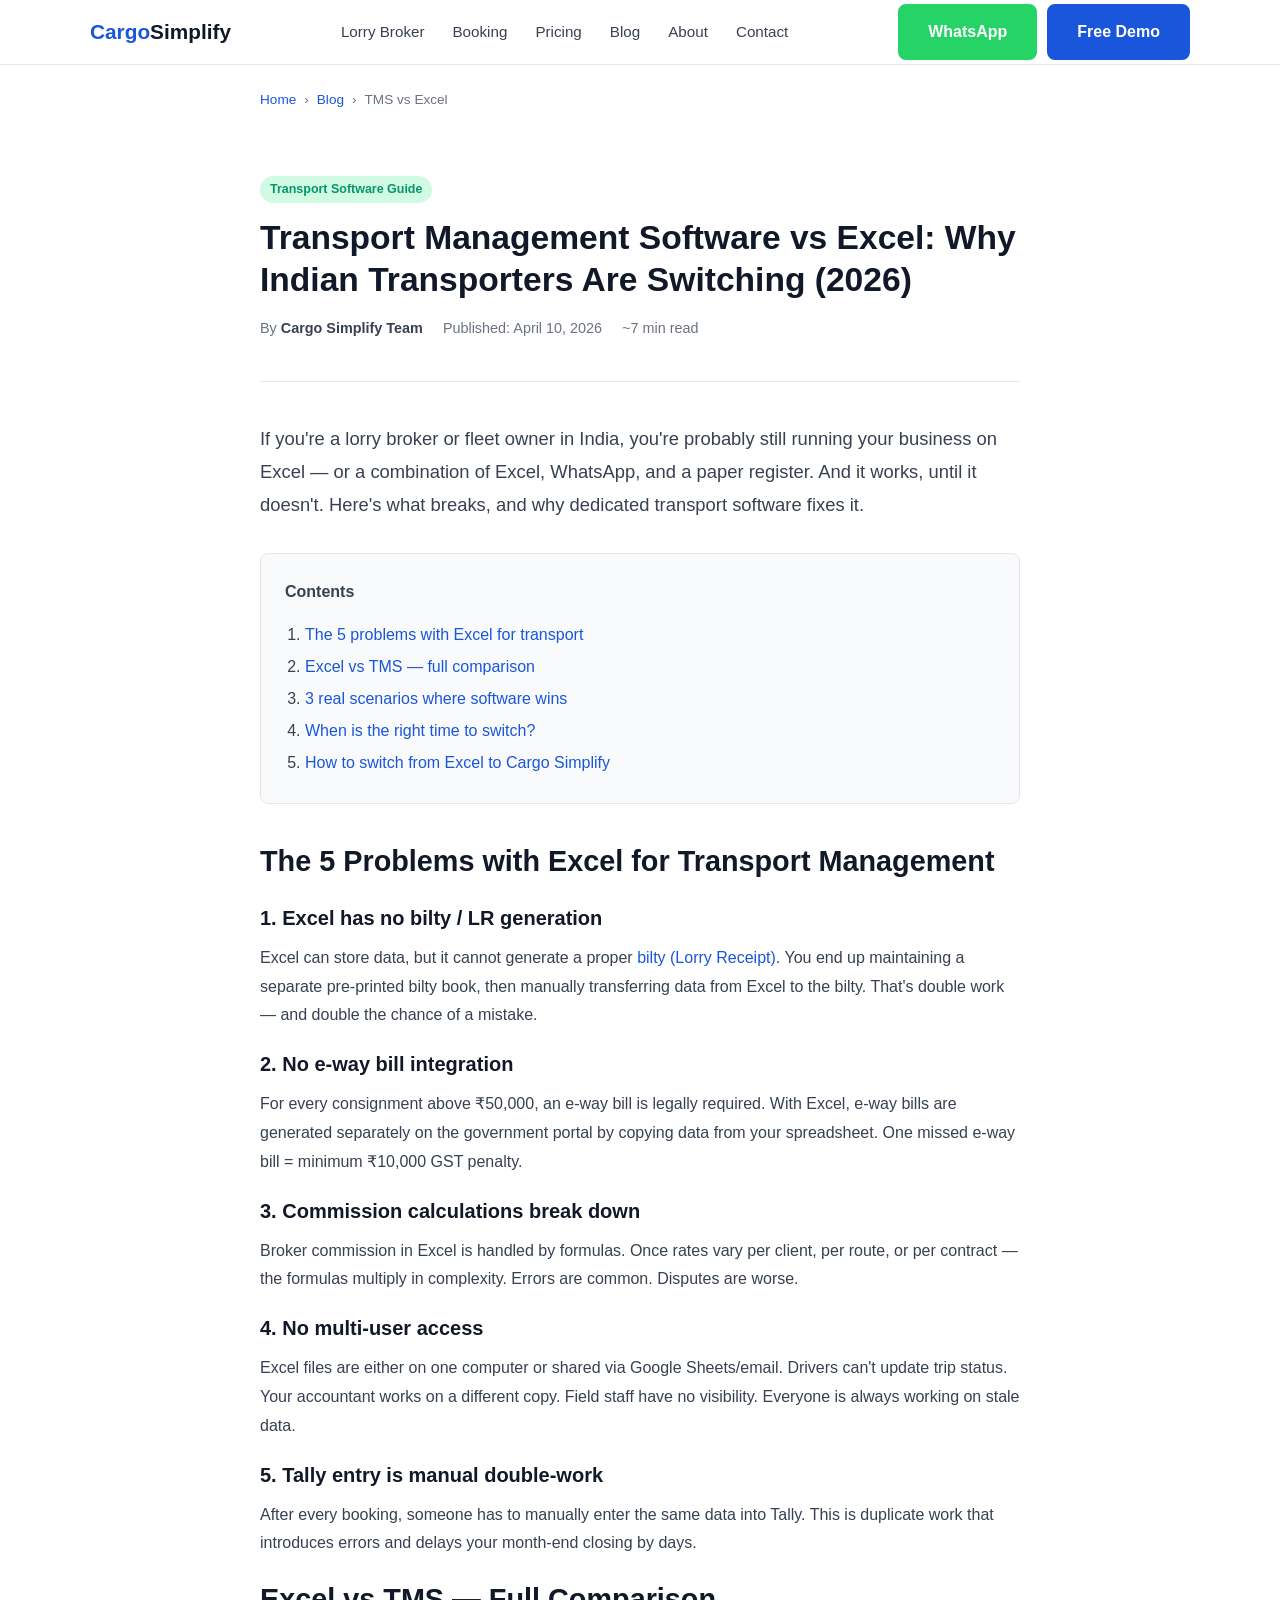
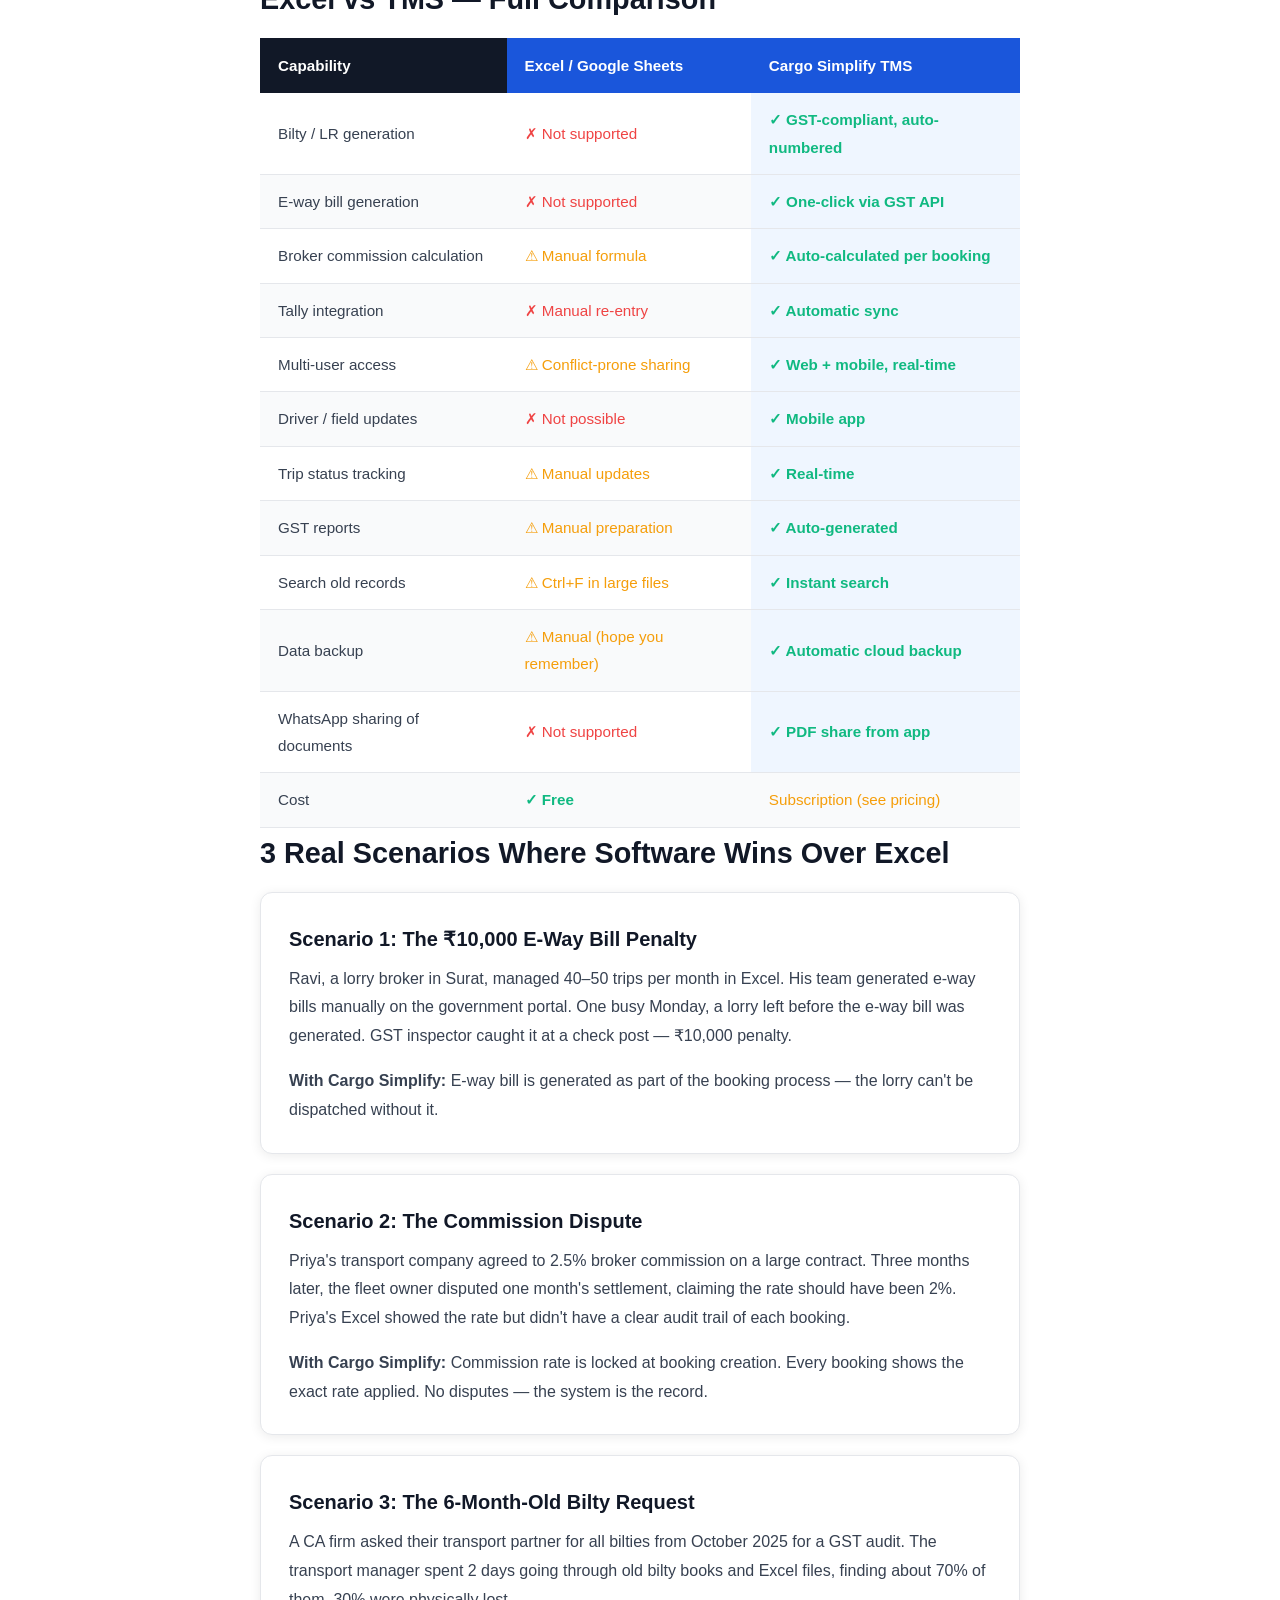
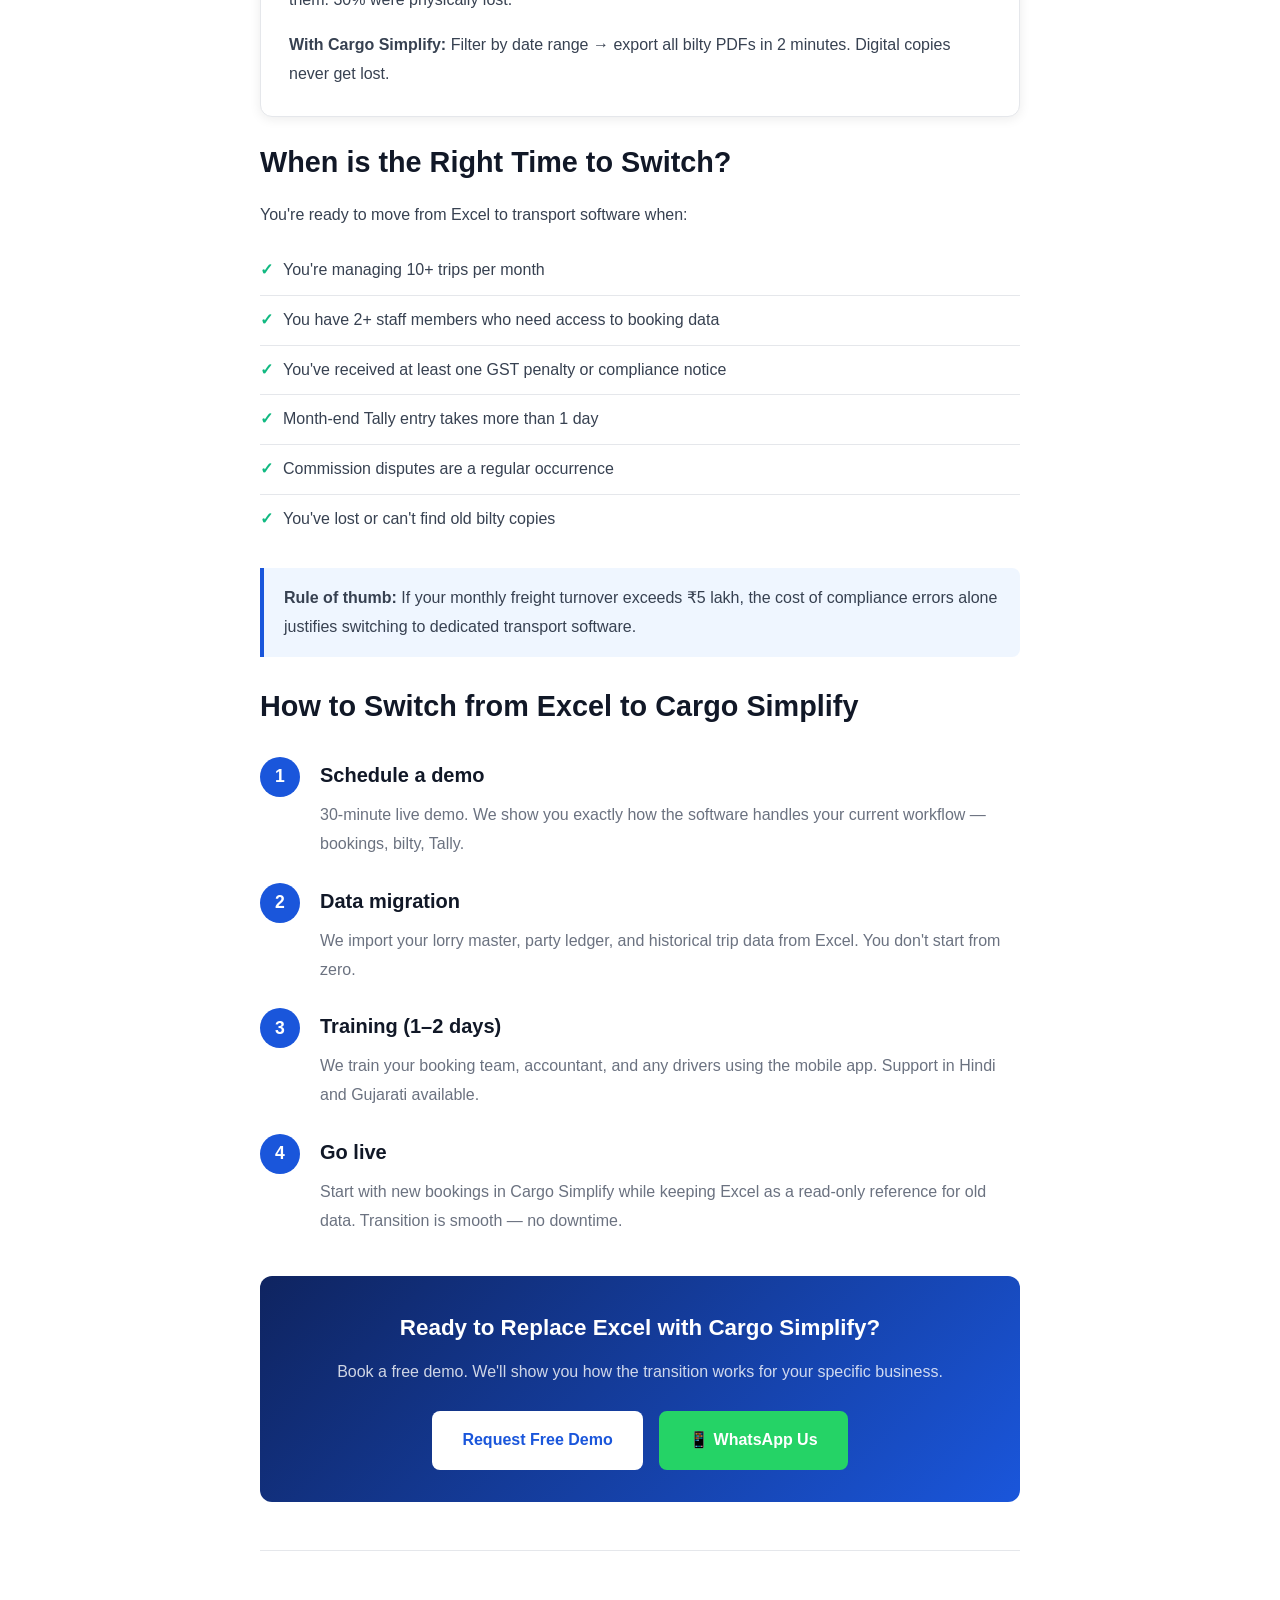
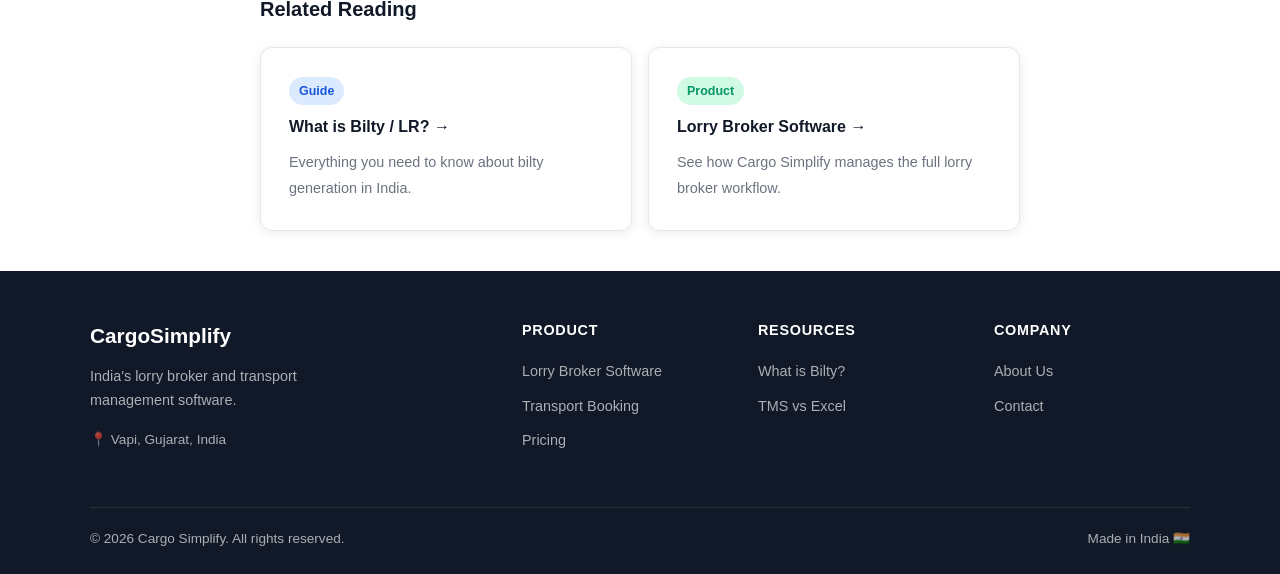
<file: html-implementations/blog-tms-vs-excel.html>
<!DOCTYPE html>
<html lang="en">
<head>
  <meta charset="UTF-8">
  <meta name="viewport" content="width=device-width, initial-scale=1.0">

  <title>Transport Management Software vs Excel: Why Indian Transporters Are Switching (2026)</title>
  <meta name="description" content="Still managing lorry bookings in Excel? See why Indian transporters are switching to dedicated TMS software for bilty, e-way bill, GST compliance, and Tally integration.">
  <link rel="canonical" href="https://cargosimplify.com/blog/transport-software-vs-excel-india/">

  <meta property="og:type" content="article">
  <meta property="og:title" content="Transport Management Software vs Excel India 2026">
  <meta property="og:description" content="Why Indian lorry brokers and fleet owners are switching from Excel to dedicated transport management software.">
  <meta property="og:url" content="https://cargosimplify.com/blog/transport-software-vs-excel-india/">
  <meta property="og:image" content="https://cargosimplify.com/images/og-tms-vs-excel.jpg">
  <meta property="og:site_name" content="Cargo Simplify">

  <meta property="article:published_time" content="2026-04-10">
  <meta property="article:author" content="Cargo Simplify Team">

  <meta name="robots" content="index, follow">
  <link rel="stylesheet" href="style.css">

  <script type="application/ld+json">
  {
    "@context": "https://schema.org",
    "@type": "Article",
    "headline": "Transport Management Software vs Excel: Why Indian Transporters Are Switching (2026)",
    "description": "Why Indian lorry brokers and fleet owners are switching from Excel to dedicated transport management software for bilty, e-way bill, and GST compliance.",
    "url": "https://cargosimplify.com/blog/transport-software-vs-excel-india/",
    "datePublished": "2026-04-10",
    "dateModified": "2026-04-10",
    "author": {
      "@type": "Organization",
      "name": "Cargo Simplify",
      "url": "https://cargosimplify.com/"
    },
    "publisher": {
      "@type": "Organization",
      "name": "Cargo Simplify",
      "url": "https://cargosimplify.com/",
      "logo": {
        "@type": "ImageObject",
        "url": "https://cargosimplify.com/images/logo.png"
      }
    },
    "inLanguage": "en-IN"
  }
  </script>

  <script type="application/ld+json">
  {
    "@context": "https://schema.org",
    "@type": "BreadcrumbList",
    "itemListElement": [
      { "@type": "ListItem", "position": 1, "name": "Home", "item": "https://cargosimplify.com/" },
      { "@type": "ListItem", "position": 2, "name": "Blog", "item": "https://cargosimplify.com/blog/" },
      { "@type": "ListItem", "position": 3, "name": "TMS vs Excel", "item": "https://cargosimplify.com/blog/transport-software-vs-excel-india/" }
    ]
  }
  </script>
</head>
<body>

  <!-- HEADER -->
  <header class="site-header">
    <div class="container">
      <nav class="nav">
        <a href="index.html" class="nav-logo">Cargo<span>Simplify</span></a>
        <ul class="nav-links">
          <li><a href="lorry-broker-software.html">Lorry Broker</a></li>
          <li><a href="booking.html">Booking</a></li>
          <li><a href="pricing.html">Pricing</a></li>
          <li><a href="blog-what-is-bilty.html">Blog</a></li>
          <li><a href="about.html">About</a></li>
          <li><a href="contact.html">Contact</a></li>
        </ul>
        <div class="nav-cta">
          <a href="https://wa.me/91XXXXXXXXXX" class="btn btn-wa" target="_blank" rel="noopener">WhatsApp</a>
          <a href="contact.html" class="btn btn-primary">Free Demo</a>
        </div>
      </nav>
    </div>
  </header>

  <article style="max-width:800px;margin:0 auto;padding:0 20px;">

    <ol class="breadcrumb" style="padding-top:24px;">
      <li><a href="index.html">Home</a></li>
      <li><a href="#">Blog</a></li>
      <li>TMS vs Excel</li>
    </ol>

    <header style="padding:32px 0 40px;border-bottom:1px solid var(--border);">
      <span class="badge badge-green" style="margin-bottom:14px;display:inline-block;">Transport Software Guide</span>
      <h1 style="font-size:2.1rem;line-height:1.25;margin-bottom:16px;">Transport Management Software vs Excel: Why Indian Transporters Are Switching (2026)</h1>
      <div style="display:flex;align-items:center;gap:20px;color:var(--muted);font-size:.9rem;flex-wrap:wrap;">
        <span>By <strong style="color:var(--body);">Cargo Simplify Team</strong></span>
        <span>Published: April 10, 2026</span>
        <span>~7 min read</span>
      </div>
    </header>

    <div style="padding:40px 0;line-height:1.8;">

      <p class="lead">If you're a lorry broker or fleet owner in India, you're probably still running your business on Excel — or a combination of Excel, WhatsApp, and a paper register. And it works, until it doesn't. Here's what breaks, and why dedicated transport software fixes it.</p>

      <!-- TOC -->
      <div style="background:var(--light);border:1px solid var(--border);border-radius:var(--radius);padding:24px;margin:32px 0;">
        <strong style="display:block;margin-bottom:12px;">Contents</strong>
        <ol style="padding-left:20px;line-height:2;">
          <li><a href="#problem">The 5 problems with Excel for transport</a></li>
          <li><a href="#comparison">Excel vs TMS — full comparison</a></li>
          <li><a href="#scenarios">3 real scenarios where software wins</a></li>
          <li><a href="#when">When is the right time to switch?</a></li>
          <li><a href="#how">How to switch from Excel to Cargo Simplify</a></li>
        </ol>
      </div>

      <h2 id="problem">The 5 Problems with Excel for Transport Management</h2>

      <h3>1. Excel has no bilty / LR generation</h3>
      <p>Excel can store data, but it cannot generate a proper <a href="blog-what-is-bilty.html">bilty (Lorry Receipt)</a>. You end up maintaining a separate pre-printed bilty book, then manually transferring data from Excel to the bilty. That's double work — and double the chance of a mistake.</p>

      <h3>2. No e-way bill integration</h3>
      <p>For every consignment above ₹50,000, an e-way bill is legally required. With Excel, e-way bills are generated separately on the government portal by copying data from your spreadsheet. One missed e-way bill = minimum ₹10,000 GST penalty.</p>

      <h3>3. Commission calculations break down</h3>
      <p>Broker commission in Excel is handled by formulas. Once rates vary per client, per route, or per contract — the formulas multiply in complexity. Errors are common. Disputes are worse.</p>

      <h3>4. No multi-user access</h3>
      <p>Excel files are either on one computer or shared via Google Sheets/email. Drivers can't update trip status. Your accountant works on a different copy. Field staff have no visibility. Everyone is always working on stale data.</p>

      <h3>5. Tally entry is manual double-work</h3>
      <p>After every booking, someone has to manually enter the same data into Tally. This is duplicate work that introduces errors and delays your month-end closing by days.</p>

      <h2 id="comparison">Excel vs TMS — Full Comparison</h2>
      <div class="cmp-table-wrap">
        <table class="cmp-table">
          <thead>
            <tr>
              <th>Capability</th>
              <th>Excel / Google Sheets</th>
              <th>Cargo Simplify TMS</th>
            </tr>
          </thead>
          <tbody>
            <tr><td>Bilty / LR generation</td><td class="no">✗ Not supported</td><td class="yes our">✓ GST-compliant, auto-numbered</td></tr>
            <tr><td>E-way bill generation</td><td class="no">✗ Not supported</td><td class="yes our">✓ One-click via GST API</td></tr>
            <tr><td>Broker commission calculation</td><td class="part">⚠ Manual formula</td><td class="yes our">✓ Auto-calculated per booking</td></tr>
            <tr><td>Tally integration</td><td class="no">✗ Manual re-entry</td><td class="yes our">✓ Automatic sync</td></tr>
            <tr><td>Multi-user access</td><td class="part">⚠ Conflict-prone sharing</td><td class="yes our">✓ Web + mobile, real-time</td></tr>
            <tr><td>Driver / field updates</td><td class="no">✗ Not possible</td><td class="yes our">✓ Mobile app</td></tr>
            <tr><td>Trip status tracking</td><td class="part">⚠ Manual updates</td><td class="yes our">✓ Real-time</td></tr>
            <tr><td>GST reports</td><td class="part">⚠ Manual preparation</td><td class="yes our">✓ Auto-generated</td></tr>
            <tr><td>Search old records</td><td class="part">⚠ Ctrl+F in large files</td><td class="yes our">✓ Instant search</td></tr>
            <tr><td>Data backup</td><td class="part">⚠ Manual (hope you remember)</td><td class="yes our">✓ Automatic cloud backup</td></tr>
            <tr><td>WhatsApp sharing of documents</td><td class="no">✗ Not supported</td><td class="yes our">✓ PDF share from app</td></tr>
            <tr><td>Cost</td><td class="yes">✓ Free</td><td class="part">Subscription (see pricing)</td></tr>
          </tbody>
        </table>
      </div>

      <h2 id="scenarios">3 Real Scenarios Where Software Wins Over Excel</h2>

      <div class="card" style="margin-bottom:20px;">
        <h3>Scenario 1: The ₹10,000 E-Way Bill Penalty</h3>
        <p>Ravi, a lorry broker in Surat, managed 40–50 trips per month in Excel. His team generated e-way bills manually on the government portal. One busy Monday, a lorry left before the e-way bill was generated. GST inspector caught it at a check post — ₹10,000 penalty.</p>
        <p style="margin-bottom:0;"><strong>With Cargo Simplify:</strong> E-way bill is generated as part of the booking process — the lorry can't be dispatched without it.</p>
      </div>

      <div class="card" style="margin-bottom:20px;">
        <h3>Scenario 2: The Commission Dispute</h3>
        <p>Priya's transport company agreed to 2.5% broker commission on a large contract. Three months later, the fleet owner disputed one month's settlement, claiming the rate should have been 2%. Priya's Excel showed the rate but didn't have a clear audit trail of each booking.</p>
        <p style="margin-bottom:0;"><strong>With Cargo Simplify:</strong> Commission rate is locked at booking creation. Every booking shows the exact rate applied. No disputes — the system is the record.</p>
      </div>

      <div class="card" style="margin-bottom:20px;">
        <h3>Scenario 3: The 6-Month-Old Bilty Request</h3>
        <p>A CA firm asked their transport partner for all bilties from October 2025 for a GST audit. The transport manager spent 2 days going through old bilty books and Excel files, finding about 70% of them. 30% were physically lost.</p>
        <p style="margin-bottom:0;"><strong>With Cargo Simplify:</strong> Filter by date range → export all bilty PDFs in 2 minutes. Digital copies never get lost.</p>
      </div>

      <h2 id="when">When is the Right Time to Switch?</h2>
      <p>You're ready to move from Excel to transport software when:</p>
      <ul class="feature-list" style="margin:16px 0;">
        <li>You're managing 10+ trips per month</li>
        <li>You have 2+ staff members who need access to booking data</li>
        <li>You've received at least one GST penalty or compliance notice</li>
        <li>Month-end Tally entry takes more than 1 day</li>
        <li>Commission disputes are a regular occurrence</li>
        <li>You've lost or can't find old bilty copies</li>
      </ul>
      <div class="info-box">
        <strong>Rule of thumb:</strong> If your monthly freight turnover exceeds ₹5 lakh, the cost of compliance errors alone justifies switching to dedicated transport software.
      </div>

      <h2 id="how">How to Switch from Excel to Cargo Simplify</h2>
      <div class="steps" style="margin:24px 0;">
        <div class="step">
          <div class="step-num">1</div>
          <div>
            <h3>Schedule a demo</h3>
            <p style="margin:0;color:var(--muted);">30-minute live demo. We show you exactly how the software handles your current workflow — bookings, bilty, Tally.</p>
          </div>
        </div>
        <div class="step">
          <div class="step-num">2</div>
          <div>
            <h3>Data migration</h3>
            <p style="margin:0;color:var(--muted);">We import your lorry master, party ledger, and historical trip data from Excel. You don't start from zero.</p>
          </div>
        </div>
        <div class="step">
          <div class="step-num">3</div>
          <div>
            <h3>Training (1–2 days)</h3>
            <p style="margin:0;color:var(--muted);">We train your booking team, accountant, and any drivers using the mobile app. Support in Hindi and Gujarati available.</p>
          </div>
        </div>
        <div class="step">
          <div class="step-num">4</div>
          <div>
            <h3>Go live</h3>
            <p style="margin:0;color:var(--muted);">Start with new bookings in Cargo Simplify while keeping Excel as a read-only reference for old data. Transition is smooth — no downtime.</p>
          </div>
        </div>
      </div>

      <!-- CTA -->
      <div style="background:linear-gradient(135deg,#0f2460,#1a56db);color:#fff;padding:32px;border-radius:12px;text-align:center;margin:40px 0;">
        <h3 style="color:#fff;font-size:1.4rem;margin-bottom:10px;">Ready to Replace Excel with Cargo Simplify?</h3>
        <p style="color:rgba(255,255,255,.8);margin-bottom:24px;">Book a free demo. We'll show you how the transition works for your specific business.</p>
        <a href="contact.html" class="btn btn-white" style="margin-right:12px;">Request Free Demo</a>
        <a href="https://wa.me/91XXXXXXXXXX" class="btn btn-wa" target="_blank" rel="noopener">📱 WhatsApp Us</a>
      </div>

      <!-- Related -->
      <div style="margin-top:48px;padding-top:40px;border-top:1px solid var(--border);">
        <h3 style="margin-bottom:20px;">Related Reading</h3>
        <div style="display:grid;grid-template-columns:1fr 1fr;gap:16px;">
          <a href="blog-what-is-bilty.html" style="text-decoration:none;">
            <div class="card" style="height:100%;">
              <span class="badge badge-blue" style="margin-bottom:8px;display:inline-block;">Guide</span>
              <h3 style="font-size:1rem;">What is Bilty / LR? →</h3>
              <p style="color:var(--muted);font-size:.9rem;margin:0;">Everything you need to know about bilty generation in India.</p>
            </div>
          </a>
          <a href="lorry-broker-software.html" style="text-decoration:none;">
            <div class="card" style="height:100%;">
              <span class="badge badge-green" style="margin-bottom:8px;display:inline-block;">Product</span>
              <h3 style="font-size:1rem;">Lorry Broker Software →</h3>
              <p style="color:var(--muted);font-size:.9rem;margin:0;">See how Cargo Simplify manages the full lorry broker workflow.</p>
            </div>
          </a>
        </div>
      </div>

    </div>
  </article>

  <!-- FOOTER -->
  <footer class="site-footer">
    <div class="container">
      <div class="footer-grid">
        <div>
          <div class="footer-logo">CargoSimplify</div>
          <p style="font-size:.9rem;max-width:280px;">India's lorry broker and transport management software.</p>
          <p style="margin-top:12px;font-size:.85rem;">📍 Vapi, Gujarat, India</p>
        </div>
        <div class="footer-col">
          <h4>Product</h4>
          <ul>
            <li><a href="lorry-broker-software.html">Lorry Broker Software</a></li>
            <li><a href="booking.html">Transport Booking</a></li>
            <li><a href="pricing.html">Pricing</a></li>
          </ul>
        </div>
        <div class="footer-col">
          <h4>Resources</h4>
          <ul>
            <li><a href="blog-what-is-bilty.html">What is Bilty?</a></li>
            <li><a href="blog-tms-vs-excel.html">TMS vs Excel</a></li>
          </ul>
        </div>
        <div class="footer-col">
          <h4>Company</h4>
          <ul>
            <li><a href="about.html">About Us</a></li>
            <li><a href="contact.html">Contact</a></li>
          </ul>
        </div>
      </div>
      <div class="footer-bottom">
        <span>© 2026 Cargo Simplify. All rights reserved.</span>
        <span>Made in India 🇮🇳</span>
      </div>
    </div>
  </footer>

</body>
</html>
</file>
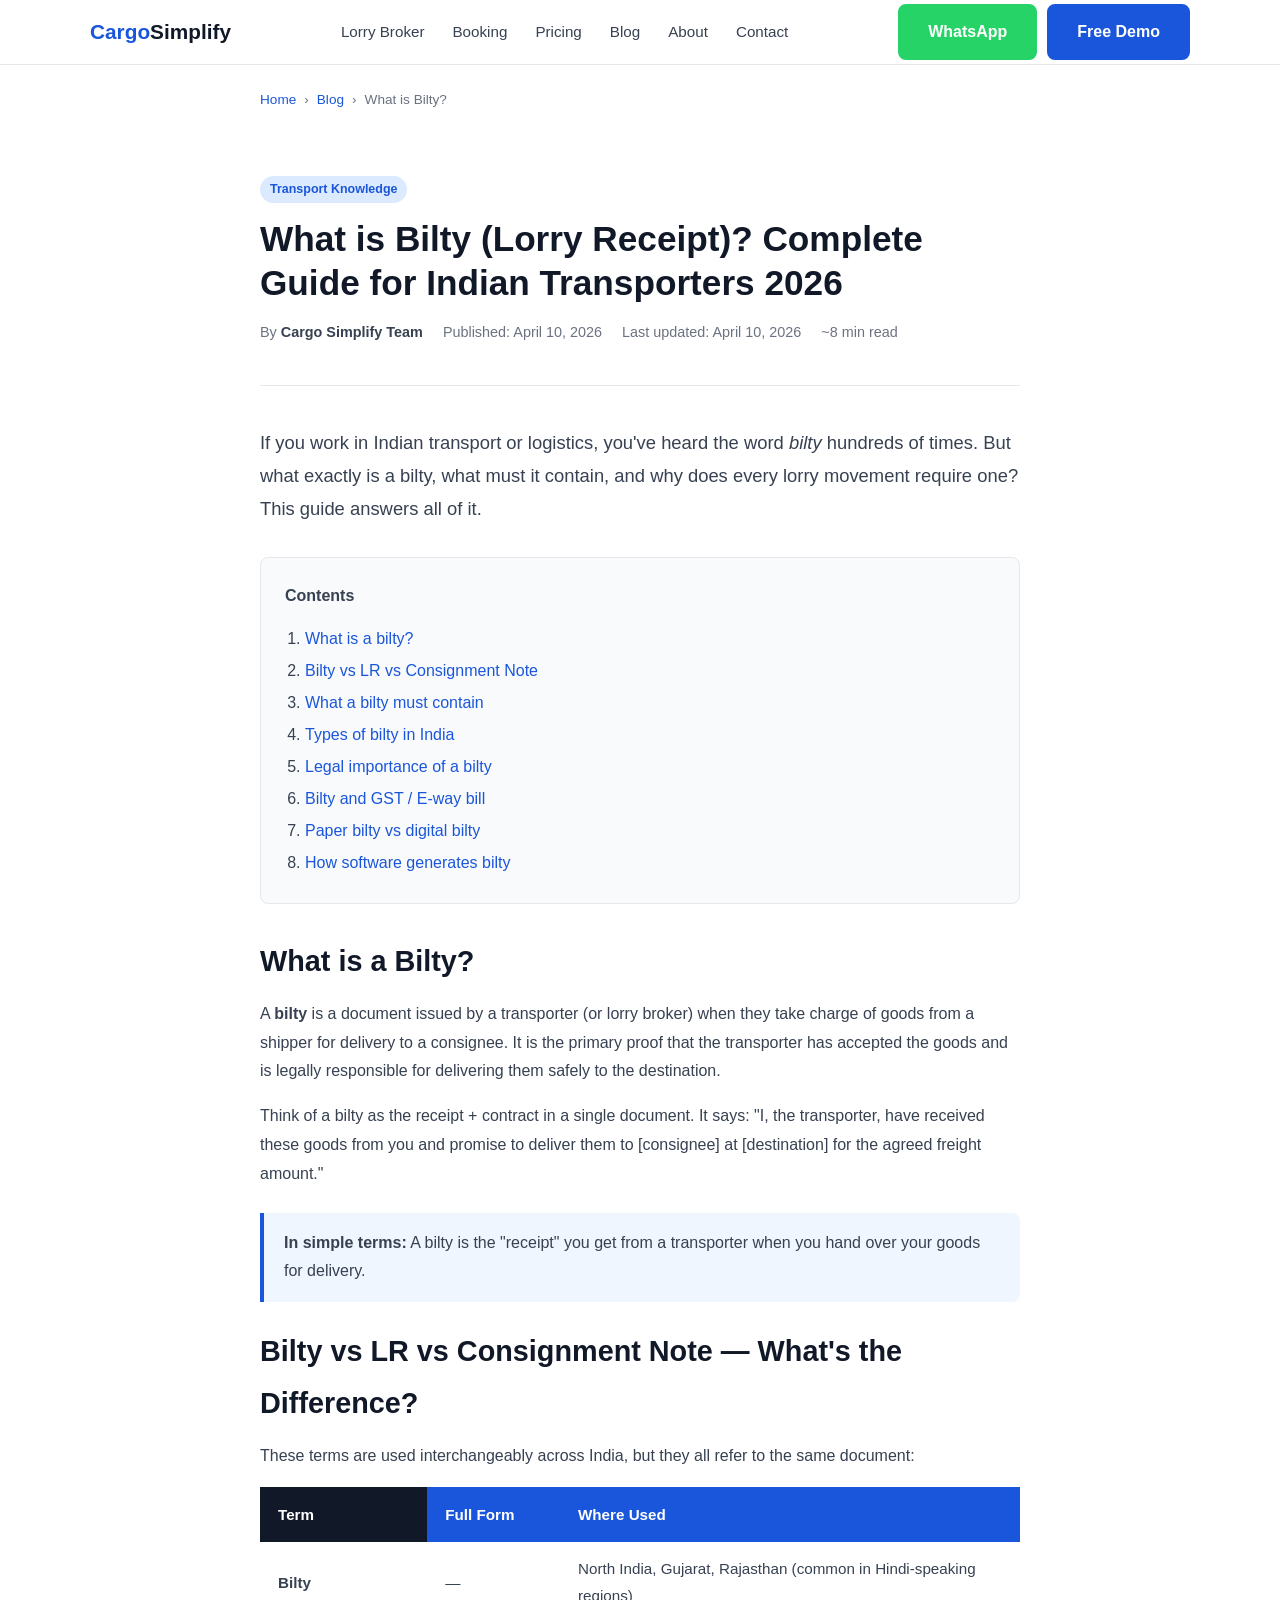
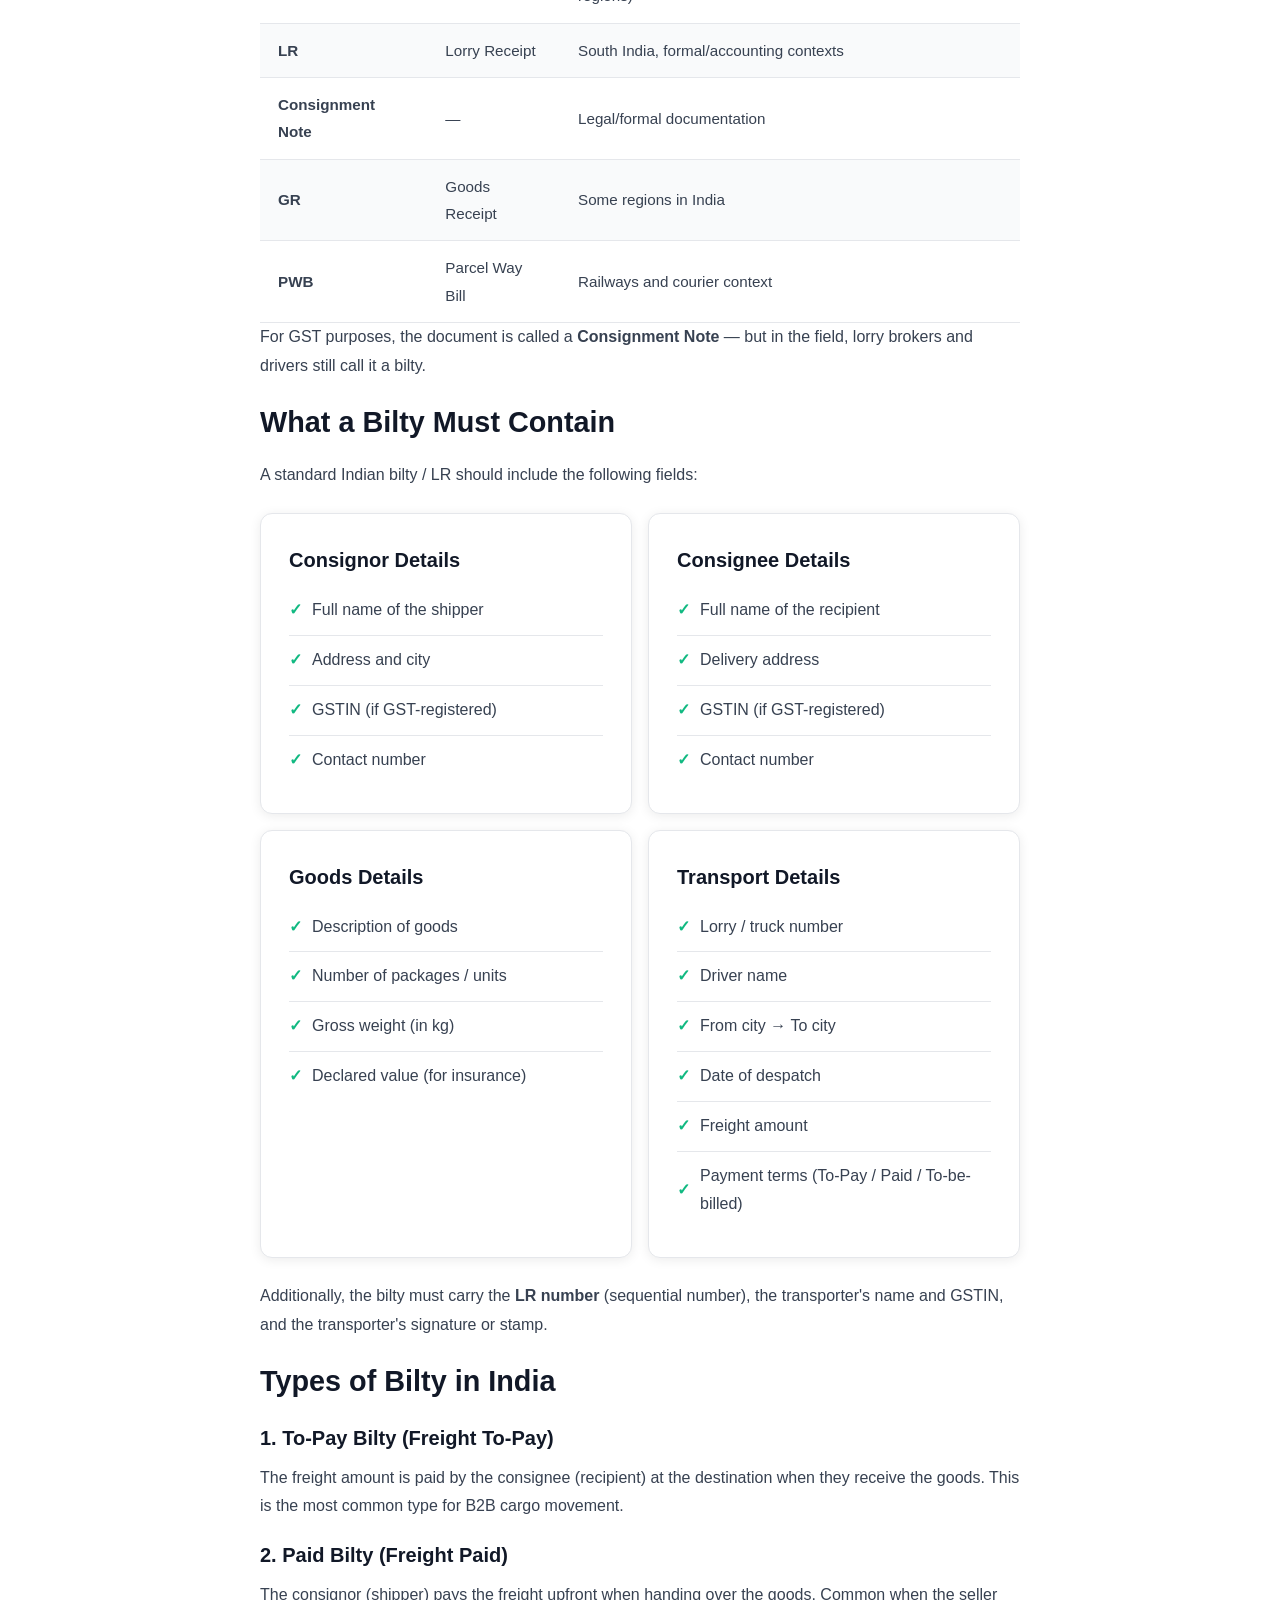
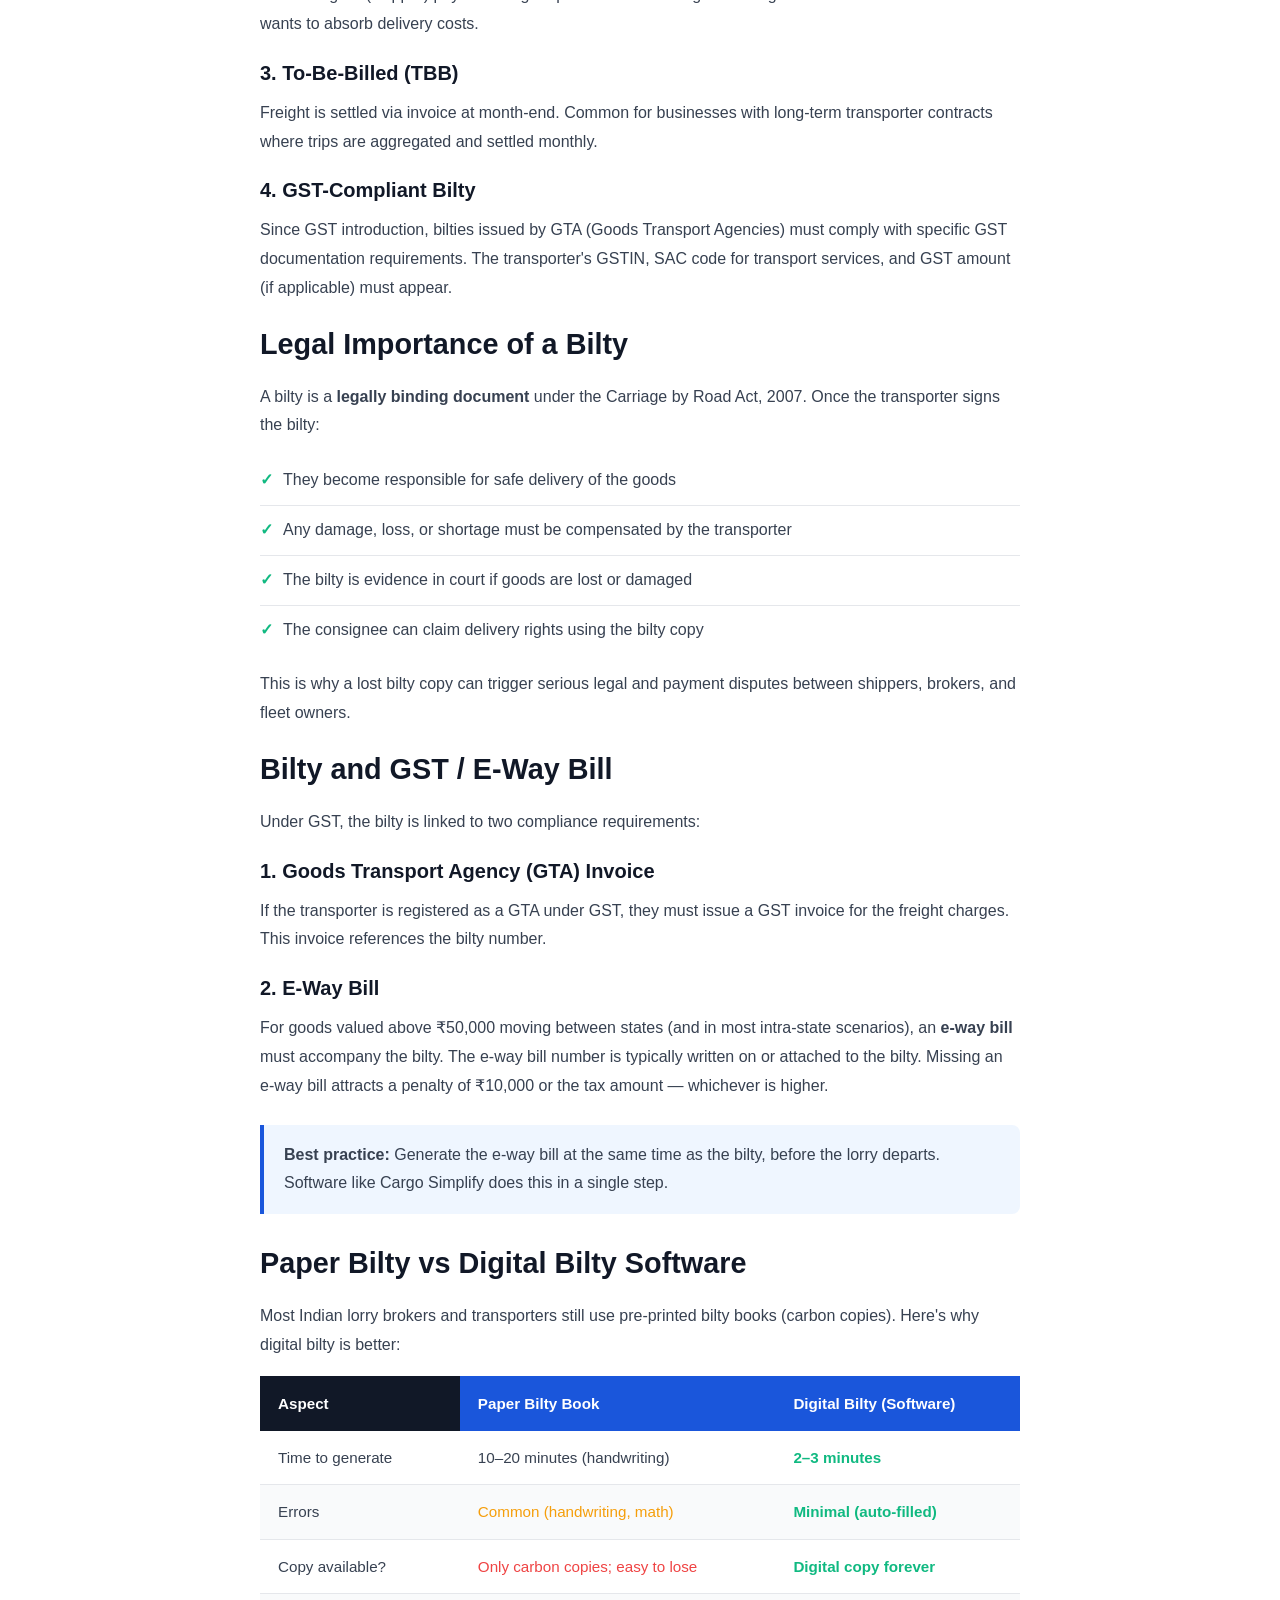
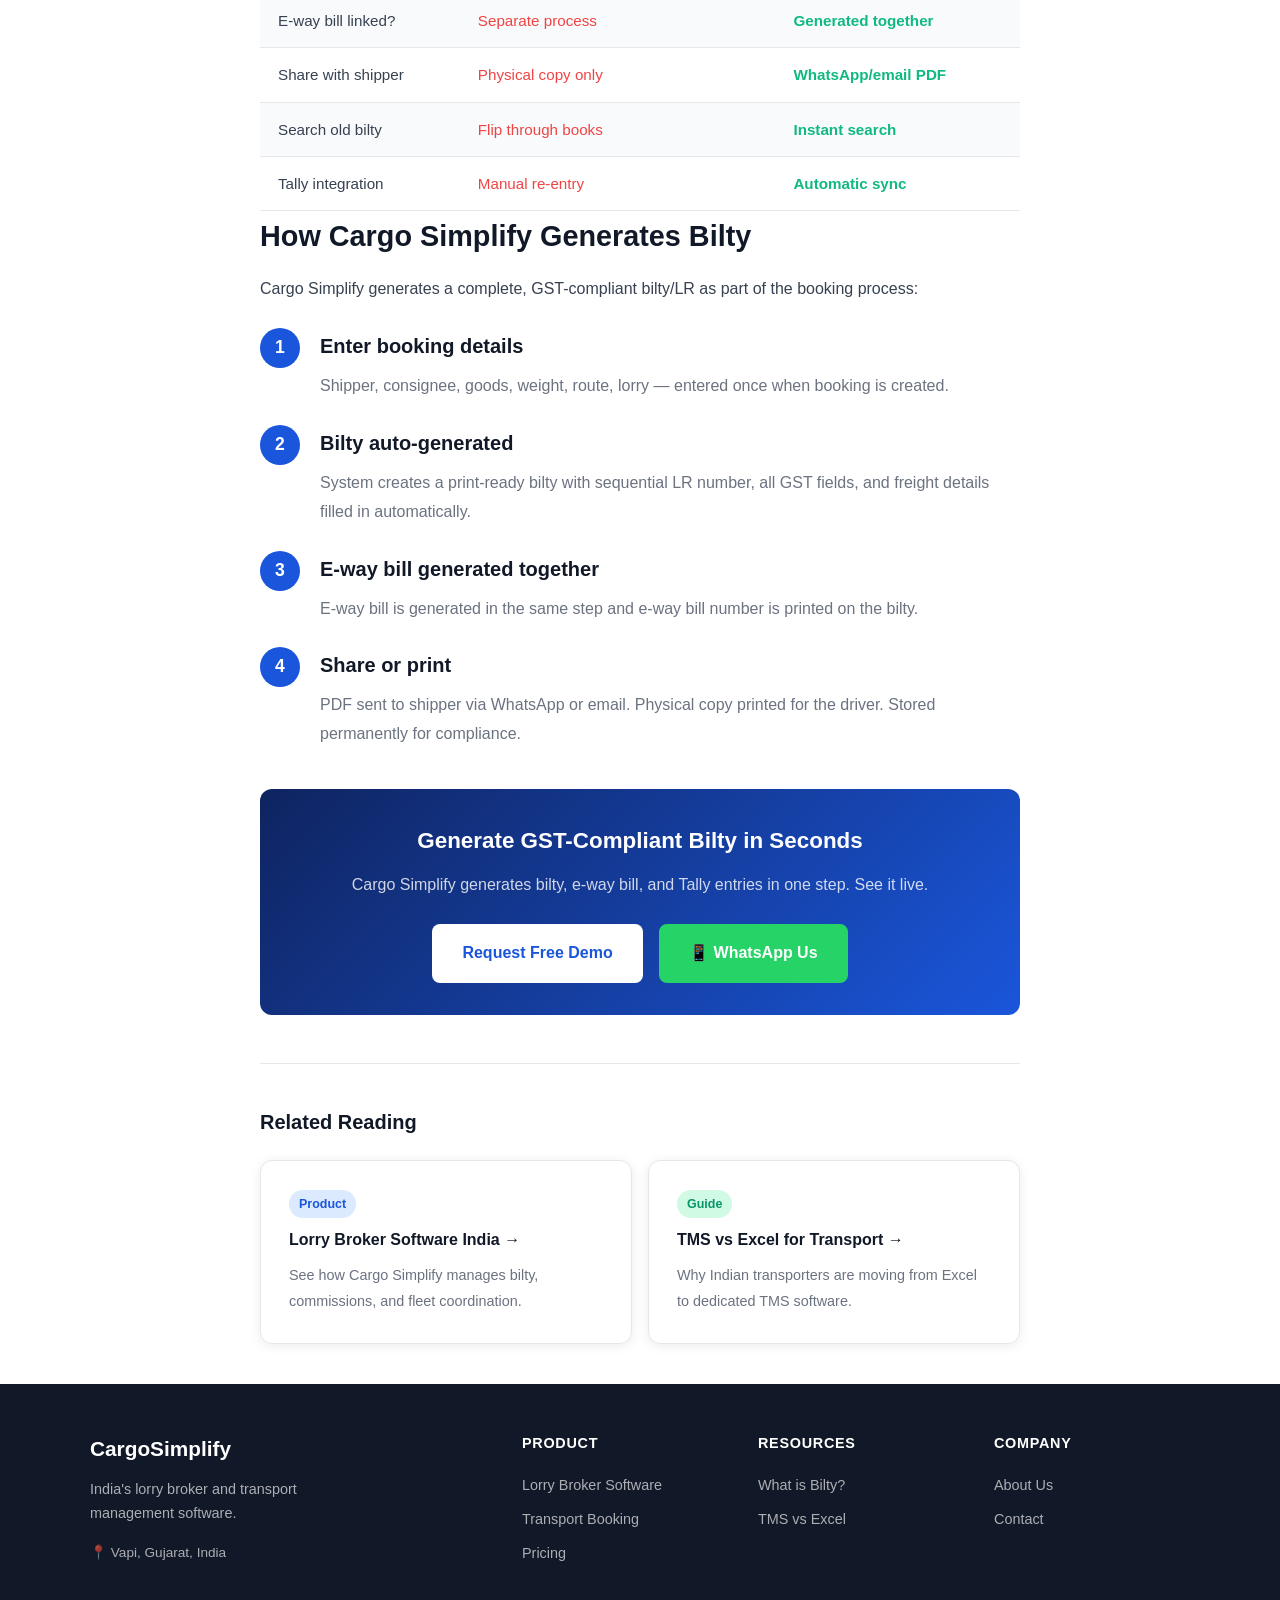
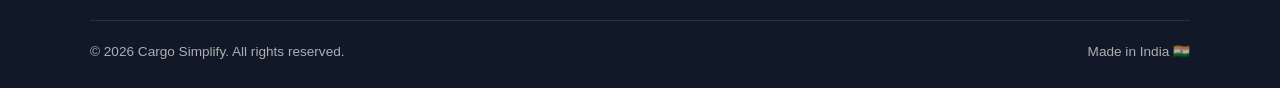
<file: html-implementations/blog-what-is-bilty.html>
<!DOCTYPE html>
<html lang="en">
<head>
  <meta charset="UTF-8">
  <meta name="viewport" content="width=device-width, initial-scale=1.0">

  <title>What is Bilty (Lorry Receipt)? Complete Guide for Indian Transporters 2026</title>
  <meta name="description" content="Bilty (Lorry Receipt / LR) is the key transport document in India. Learn what a bilty contains, legal requirements, GST compliance, and how digital bilty software automates the process.">
  <link rel="canonical" href="https://cargosimplify.com/blog/what-is-bilty-lorry-receipt/">

  <meta property="og:type" content="article">
  <meta property="og:title" content="What is Bilty (Lorry Receipt)? Complete Guide 2026">
  <meta property="og:description" content="A bilty (LR) is the key consignment document in Indian transport. Learn what it contains, GST requirements, and how to generate it digitally.">
  <meta property="og:url" content="https://cargosimplify.com/blog/what-is-bilty-lorry-receipt/">
  <meta property="og:image" content="https://cargosimplify.com/images/og-bilty-guide.jpg">
  <meta property="og:site_name" content="Cargo Simplify">

  <!-- Article metadata -->
  <meta property="article:published_time" content="2026-04-10">
  <meta property="article:modified_time" content="2026-04-10">
  <meta property="article:author" content="Cargo Simplify Team">
  <meta property="article:section" content="Transport Knowledge">
  <meta property="article:tag" content="bilty, lorry receipt, LR, transport, bilty software">

  <meta name="robots" content="index, follow">
  <link rel="stylesheet" href="style.css">

  <script type="application/ld+json">
  {
    "@context": "https://schema.org",
    "@type": "Article",
    "headline": "What is Bilty (Lorry Receipt)? Complete Guide for Indian Transporters 2026",
    "description": "Bilty (Lorry Receipt / LR) is the key transport document in India. Learn what it contains, legal requirements, GST compliance, and how software generates it.",
    "url": "https://cargosimplify.com/blog/what-is-bilty-lorry-receipt/",
    "image": "https://cargosimplify.com/images/og-bilty-guide.jpg",
    "datePublished": "2026-04-10",
    "dateModified": "2026-04-10",
    "author": {
      "@type": "Organization",
      "name": "Cargo Simplify",
      "url": "https://cargosimplify.com/"
    },
    "publisher": {
      "@type": "Organization",
      "name": "Cargo Simplify",
      "url": "https://cargosimplify.com/",
      "logo": {
        "@type": "ImageObject",
        "url": "https://cargosimplify.com/images/logo.png"
      }
    },
    "about": {
      "@type": "Thing",
      "name": "Bilty (Lorry Receipt)",
      "description": "A bilty or Lorry Receipt (LR) is a consignment note issued by a transporter when accepting goods for delivery in India."
    },
    "inLanguage": "en-IN",
    "isPartOf": {
      "@type": "Blog",
      "name": "Cargo Simplify Blog",
      "url": "https://cargosimplify.com/blog/"
    }
  }
  </script>

  <script type="application/ld+json">
  {
    "@context": "https://schema.org",
    "@type": "BreadcrumbList",
    "itemListElement": [
      { "@type": "ListItem", "position": 1, "name": "Home", "item": "https://cargosimplify.com/" },
      { "@type": "ListItem", "position": 2, "name": "Blog", "item": "https://cargosimplify.com/blog/" },
      { "@type": "ListItem", "position": 3, "name": "What is Bilty?", "item": "https://cargosimplify.com/blog/what-is-bilty-lorry-receipt/" }
    ]
  }
  </script>
</head>
<body>

  <!-- HEADER -->
  <header class="site-header">
    <div class="container">
      <nav class="nav">
        <a href="index.html" class="nav-logo">Cargo<span>Simplify</span></a>
        <ul class="nav-links">
          <li><a href="lorry-broker-software.html">Lorry Broker</a></li>
          <li><a href="booking.html">Booking</a></li>
          <li><a href="pricing.html">Pricing</a></li>
          <li><a href="blog-what-is-bilty.html">Blog</a></li>
          <li><a href="about.html">About</a></li>
          <li><a href="contact.html">Contact</a></li>
        </ul>
        <div class="nav-cta">
          <a href="https://wa.me/91XXXXXXXXXX" class="btn btn-wa" target="_blank" rel="noopener">WhatsApp</a>
          <a href="contact.html" class="btn btn-primary">Free Demo</a>
        </div>
      </nav>
    </div>
  </header>

  <!-- ARTICLE -->
  <article style="max-width:800px;margin:0 auto;padding:0 20px;">

    <!-- Breadcrumb -->
    <ol class="breadcrumb" style="padding-top:24px;">
      <li><a href="index.html">Home</a></li>
      <li><a href="#">Blog</a></li>
      <li>What is Bilty?</li>
    </ol>

    <!-- Article Header -->
    <header style="padding:32px 0 40px;border-bottom:1px solid var(--border);">
      <span class="badge badge-blue" style="margin-bottom:14px;display:inline-block;">Transport Knowledge</span>
      <h1 style="font-size:2.2rem;line-height:1.25;margin-bottom:16px;">What is Bilty (Lorry Receipt)? Complete Guide for Indian Transporters 2026</h1>
      <div style="display:flex;align-items:center;gap:20px;color:var(--muted);font-size:.9rem;flex-wrap:wrap;">
        <span>By <strong style="color:var(--body);">Cargo Simplify Team</strong></span>
        <span>Published: April 10, 2026</span>
        <span>Last updated: April 10, 2026</span>
        <span>~8 min read</span>
      </div>
    </header>

    <!-- Article Body -->
    <div style="padding:40px 0;line-height:1.8;">

      <p class="lead">If you work in Indian transport or logistics, you've heard the word <em>bilty</em> hundreds of times. But what exactly is a bilty, what must it contain, and why does every lorry movement require one? This guide answers all of it.</p>

      <!-- TOC -->
      <div style="background:var(--light);border:1px solid var(--border);border-radius:var(--radius);padding:24px;margin:32px 0;">
        <strong style="display:block;margin-bottom:12px;">Contents</strong>
        <ol style="padding-left:20px;line-height:2;">
          <li><a href="#definition">What is a bilty?</a></li>
          <li><a href="#other-names">Bilty vs LR vs Consignment Note</a></li>
          <li><a href="#what-it-contains">What a bilty must contain</a></li>
          <li><a href="#types">Types of bilty in India</a></li>
          <li><a href="#legal">Legal importance of a bilty</a></li>
          <li><a href="#gst">Bilty and GST / E-way bill</a></li>
          <li><a href="#digital">Paper bilty vs digital bilty</a></li>
          <li><a href="#software">How software generates bilty</a></li>
        </ol>
      </div>

      <!-- Section 1 -->
      <h2 id="definition">What is a Bilty?</h2>
      <p>A <strong>bilty</strong> is a document issued by a transporter (or lorry broker) when they take charge of goods from a shipper for delivery to a consignee. It is the primary proof that the transporter has accepted the goods and is legally responsible for delivering them safely to the destination.</p>
      <p>Think of a bilty as the receipt + contract in a single document. It says: "I, the transporter, have received these goods from you and promise to deliver them to [consignee] at [destination] for the agreed freight amount."</p>
      <div class="info-box">
        <strong>In simple terms:</strong> A bilty is the "receipt" you get from a transporter when you hand over your goods for delivery.
      </div>

      <!-- Section 2 -->
      <h2 id="other-names">Bilty vs LR vs Consignment Note — What's the Difference?</h2>
      <p>These terms are used interchangeably across India, but they all refer to the same document:</p>
      <div class="cmp-table-wrap">
        <table class="cmp-table">
          <thead>
            <tr><th>Term</th><th>Full Form</th><th>Where Used</th></tr>
          </thead>
          <tbody>
            <tr><td><strong>Bilty</strong></td><td>—</td><td>North India, Gujarat, Rajasthan (common in Hindi-speaking regions)</td></tr>
            <tr><td><strong>LR</strong></td><td>Lorry Receipt</td><td>South India, formal/accounting contexts</td></tr>
            <tr><td><strong>Consignment Note</strong></td><td>—</td><td>Legal/formal documentation</td></tr>
            <tr><td><strong>GR</strong></td><td>Goods Receipt</td><td>Some regions in India</td></tr>
            <tr><td><strong>PWB</strong></td><td>Parcel Way Bill</td><td>Railways and courier context</td></tr>
          </tbody>
        </table>
      </div>
      <p>For GST purposes, the document is called a <strong>Consignment Note</strong> — but in the field, lorry brokers and drivers still call it a bilty.</p>

      <!-- Section 3 -->
      <h2 id="what-it-contains">What a Bilty Must Contain</h2>
      <p>A standard Indian bilty / LR should include the following fields:</p>

      <div style="display:grid;grid-template-columns:1fr 1fr;gap:16px;margin:24px 0;">
        <div class="card">
          <h3>Consignor Details</h3>
          <ul class="feature-list">
            <li>Full name of the shipper</li>
            <li>Address and city</li>
            <li>GSTIN (if GST-registered)</li>
            <li>Contact number</li>
          </ul>
        </div>
        <div class="card">
          <h3>Consignee Details</h3>
          <ul class="feature-list">
            <li>Full name of the recipient</li>
            <li>Delivery address</li>
            <li>GSTIN (if GST-registered)</li>
            <li>Contact number</li>
          </ul>
        </div>
        <div class="card">
          <h3>Goods Details</h3>
          <ul class="feature-list">
            <li>Description of goods</li>
            <li>Number of packages / units</li>
            <li>Gross weight (in kg)</li>
            <li>Declared value (for insurance)</li>
          </ul>
        </div>
        <div class="card">
          <h3>Transport Details</h3>
          <ul class="feature-list">
            <li>Lorry / truck number</li>
            <li>Driver name</li>
            <li>From city → To city</li>
            <li>Date of despatch</li>
            <li>Freight amount</li>
            <li>Payment terms (To-Pay / Paid / To-be-billed)</li>
          </ul>
        </div>
      </div>

      <p>Additionally, the bilty must carry the <strong>LR number</strong> (sequential number), the transporter's name and GSTIN, and the transporter's signature or stamp.</p>

      <!-- Section 4 -->
      <h2 id="types">Types of Bilty in India</h2>

      <h3>1. To-Pay Bilty (Freight To-Pay)</h3>
      <p>The freight amount is paid by the consignee (recipient) at the destination when they receive the goods. This is the most common type for B2B cargo movement.</p>

      <h3>2. Paid Bilty (Freight Paid)</h3>
      <p>The consignor (shipper) pays the freight upfront when handing over the goods. Common when the seller wants to absorb delivery costs.</p>

      <h3>3. To-Be-Billed (TBB)</h3>
      <p>Freight is settled via invoice at month-end. Common for businesses with long-term transporter contracts where trips are aggregated and settled monthly.</p>

      <h3>4. GST-Compliant Bilty</h3>
      <p>Since GST introduction, bilties issued by GTA (Goods Transport Agencies) must comply with specific GST documentation requirements. The transporter's GSTIN, SAC code for transport services, and GST amount (if applicable) must appear.</p>

      <!-- Section 5 -->
      <h2 id="legal">Legal Importance of a Bilty</h2>
      <p>A bilty is a <strong>legally binding document</strong> under the Carriage by Road Act, 2007. Once the transporter signs the bilty:</p>
      <ul class="feature-list" style="margin:16px 0;">
        <li>They become responsible for safe delivery of the goods</li>
        <li>Any damage, loss, or shortage must be compensated by the transporter</li>
        <li>The bilty is evidence in court if goods are lost or damaged</li>
        <li>The consignee can claim delivery rights using the bilty copy</li>
      </ul>
      <p>This is why a lost bilty copy can trigger serious legal and payment disputes between shippers, brokers, and fleet owners.</p>

      <!-- Section 6 -->
      <h2 id="gst">Bilty and GST / E-Way Bill</h2>
      <p>Under GST, the bilty is linked to two compliance requirements:</p>
      <h3>1. Goods Transport Agency (GTA) Invoice</h3>
      <p>If the transporter is registered as a GTA under GST, they must issue a GST invoice for the freight charges. This invoice references the bilty number.</p>
      <h3>2. E-Way Bill</h3>
      <p>For goods valued above ₹50,000 moving between states (and in most intra-state scenarios), an <strong>e-way bill</strong> must accompany the bilty. The e-way bill number is typically written on or attached to the bilty. Missing an e-way bill attracts a penalty of ₹10,000 or the tax amount — whichever is higher.</p>
      <div class="info-box">
        <strong>Best practice:</strong> Generate the e-way bill at the same time as the bilty, before the lorry departs. Software like Cargo Simplify does this in a single step.
      </div>

      <!-- Section 7 -->
      <h2 id="digital">Paper Bilty vs Digital Bilty Software</h2>
      <p>Most Indian lorry brokers and transporters still use pre-printed bilty books (carbon copies). Here's why digital bilty is better:</p>
      <div class="cmp-table-wrap">
        <table class="cmp-table">
          <thead>
            <tr><th>Aspect</th><th>Paper Bilty Book</th><th>Digital Bilty (Software)</th></tr>
          </thead>
          <tbody>
            <tr><td>Time to generate</td><td>10–20 minutes (handwriting)</td><td class="yes">2–3 minutes</td></tr>
            <tr><td>Errors</td><td class="part">Common (handwriting, math)</td><td class="yes">Minimal (auto-filled)</td></tr>
            <tr><td>Copy available?</td><td class="no">Only carbon copies; easy to lose</td><td class="yes">Digital copy forever</td></tr>
            <tr><td>E-way bill linked?</td><td class="no">Separate process</td><td class="yes">Generated together</td></tr>
            <tr><td>Share with shipper</td><td class="no">Physical copy only</td><td class="yes">WhatsApp/email PDF</td></tr>
            <tr><td>Search old bilty</td><td class="no">Flip through books</td><td class="yes">Instant search</td></tr>
            <tr><td>Tally integration</td><td class="no">Manual re-entry</td><td class="yes">Automatic sync</td></tr>
          </tbody>
        </table>
      </div>

      <!-- Section 8 -->
      <h2 id="software">How Cargo Simplify Generates Bilty</h2>
      <p>Cargo Simplify generates a complete, GST-compliant bilty/LR as part of the booking process:</p>
      <div class="steps" style="margin:24px 0;">
        <div class="step">
          <div class="step-num">1</div>
          <div>
            <h3>Enter booking details</h3>
            <p style="margin:0;color:var(--muted);">Shipper, consignee, goods, weight, route, lorry — entered once when booking is created.</p>
          </div>
        </div>
        <div class="step">
          <div class="step-num">2</div>
          <div>
            <h3>Bilty auto-generated</h3>
            <p style="margin:0;color:var(--muted);">System creates a print-ready bilty with sequential LR number, all GST fields, and freight details filled in automatically.</p>
          </div>
        </div>
        <div class="step">
          <div class="step-num">3</div>
          <div>
            <h3>E-way bill generated together</h3>
            <p style="margin:0;color:var(--muted);">E-way bill is generated in the same step and e-way bill number is printed on the bilty.</p>
          </div>
        </div>
        <div class="step">
          <div class="step-num">4</div>
          <div>
            <h3>Share or print</h3>
            <p style="margin:0;color:var(--muted);">PDF sent to shipper via WhatsApp or email. Physical copy printed for the driver. Stored permanently for compliance.</p>
          </div>
        </div>
      </div>

      <!-- CTA in article -->
      <div style="background:linear-gradient(135deg,#0f2460,#1a56db);color:#fff;padding:32px;border-radius:12px;text-align:center;margin:40px 0;">
        <h3 style="color:#fff;font-size:1.4rem;margin-bottom:10px;">Generate GST-Compliant Bilty in Seconds</h3>
        <p style="color:rgba(255,255,255,.8);margin-bottom:24px;">Cargo Simplify generates bilty, e-way bill, and Tally entries in one step. See it live.</p>
        <a href="contact.html" class="btn btn-white" style="margin-right:12px;">Request Free Demo</a>
        <a href="https://wa.me/91XXXXXXXXXX" class="btn btn-wa" target="_blank" rel="noopener">📱 WhatsApp Us</a>
      </div>

      <!-- Related articles -->
      <div style="margin-top:48px;padding-top:40px;border-top:1px solid var(--border);">
        <h3 style="margin-bottom:20px;">Related Reading</h3>
        <div style="display:grid;grid-template-columns:1fr 1fr;gap:16px;">
          <a href="lorry-broker-software.html" style="text-decoration:none;">
            <div class="card" style="height:100%;">
              <span class="badge badge-blue" style="margin-bottom:8px;display:inline-block;">Product</span>
              <h3 style="font-size:1rem;">Lorry Broker Software India →</h3>
              <p style="color:var(--muted);font-size:.9rem;margin:0;">See how Cargo Simplify manages bilty, commissions, and fleet coordination.</p>
            </div>
          </a>
          <a href="blog-tms-vs-excel.html" style="text-decoration:none;">
            <div class="card" style="height:100%;">
              <span class="badge badge-green" style="margin-bottom:8px;display:inline-block;">Guide</span>
              <h3 style="font-size:1rem;">TMS vs Excel for Transport →</h3>
              <p style="color:var(--muted);font-size:.9rem;margin:0;">Why Indian transporters are moving from Excel to dedicated TMS software.</p>
            </div>
          </a>
        </div>
      </div>

    </div>
  </article>

  <!-- FOOTER -->
  <footer class="site-footer">
    <div class="container">
      <div class="footer-grid">
        <div>
          <div class="footer-logo">CargoSimplify</div>
          <p style="font-size:.9rem;max-width:280px;">India's lorry broker and transport management software.</p>
          <p style="margin-top:12px;font-size:.85rem;">📍 Vapi, Gujarat, India</p>
        </div>
        <div class="footer-col">
          <h4>Product</h4>
          <ul>
            <li><a href="lorry-broker-software.html">Lorry Broker Software</a></li>
            <li><a href="booking.html">Transport Booking</a></li>
            <li><a href="pricing.html">Pricing</a></li>
          </ul>
        </div>
        <div class="footer-col">
          <h4>Resources</h4>
          <ul>
            <li><a href="blog-what-is-bilty.html">What is Bilty?</a></li>
            <li><a href="blog-tms-vs-excel.html">TMS vs Excel</a></li>
          </ul>
        </div>
        <div class="footer-col">
          <h4>Company</h4>
          <ul>
            <li><a href="about.html">About Us</a></li>
            <li><a href="contact.html">Contact</a></li>
          </ul>
        </div>
      </div>
      <div class="footer-bottom">
        <span>© 2026 Cargo Simplify. All rights reserved.</span>
        <span>Made in India 🇮🇳</span>
      </div>
    </div>
  </footer>

</body>
</html>
</file>
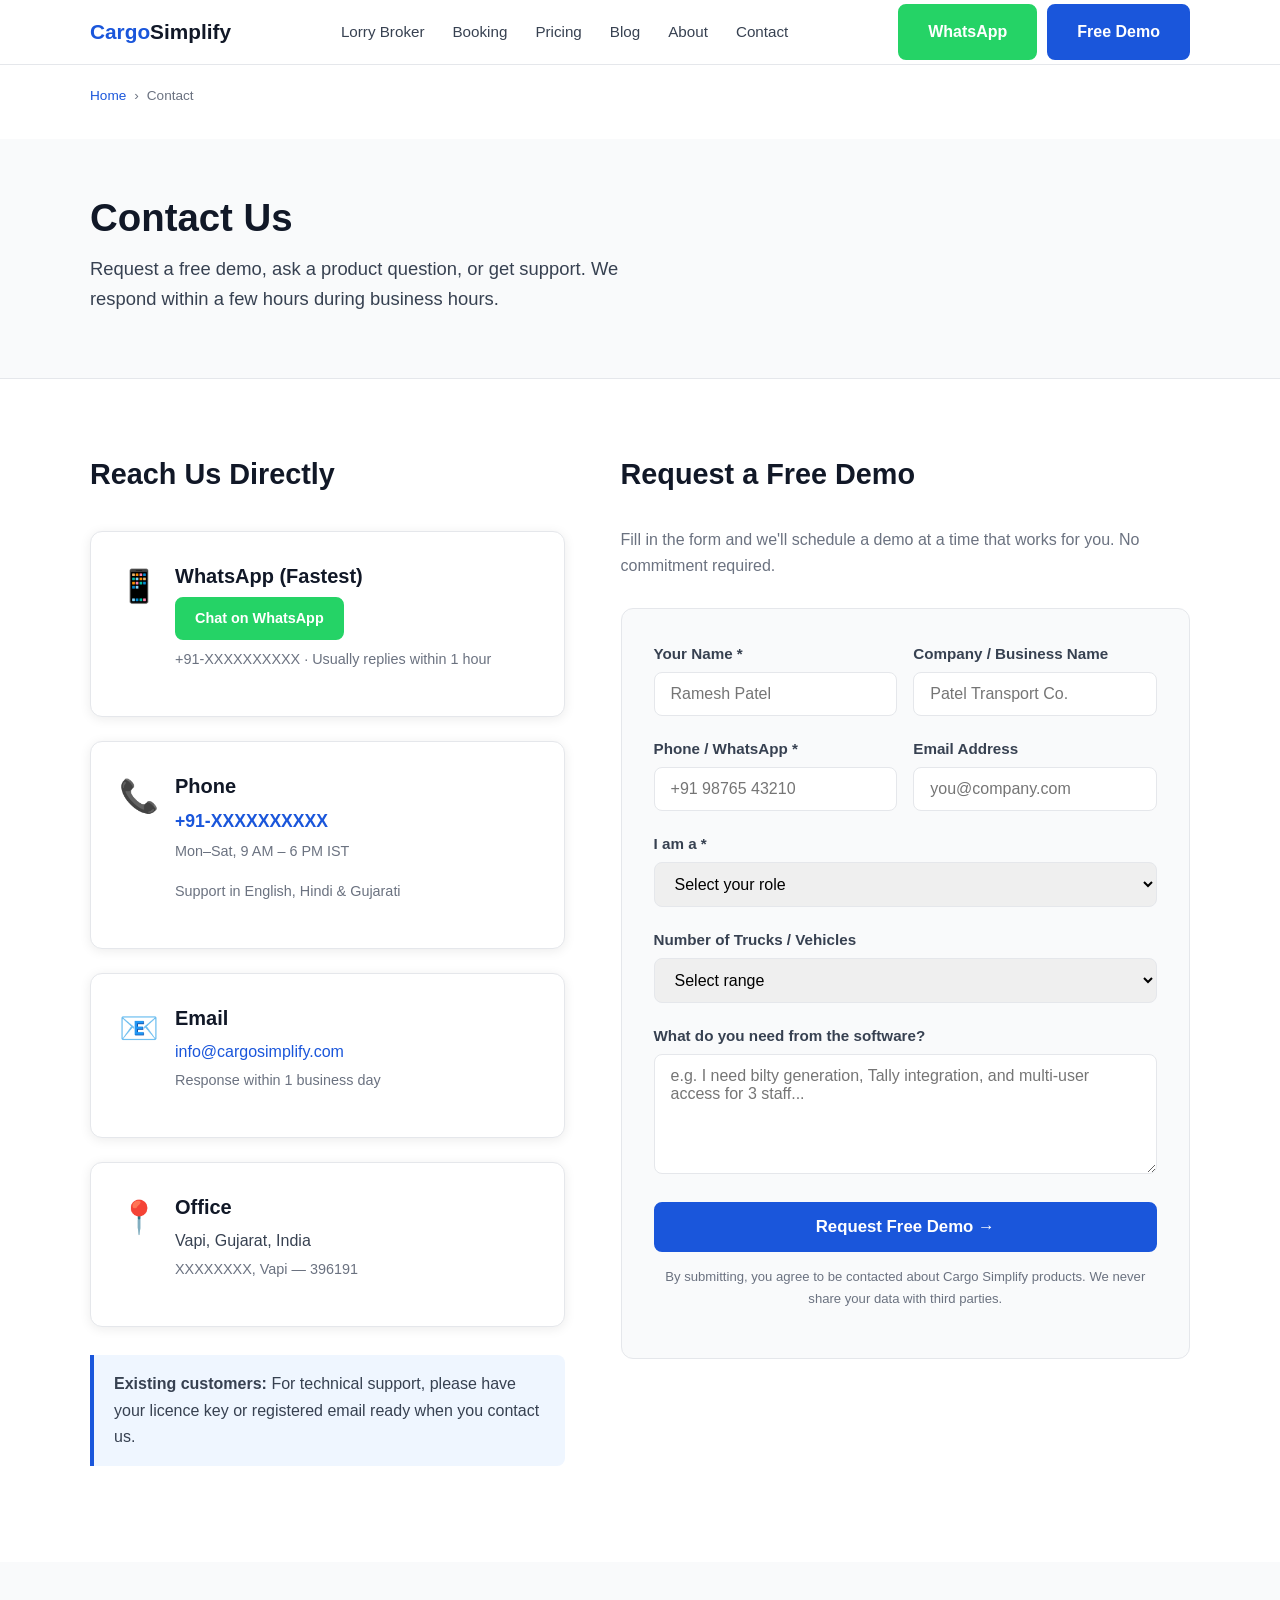
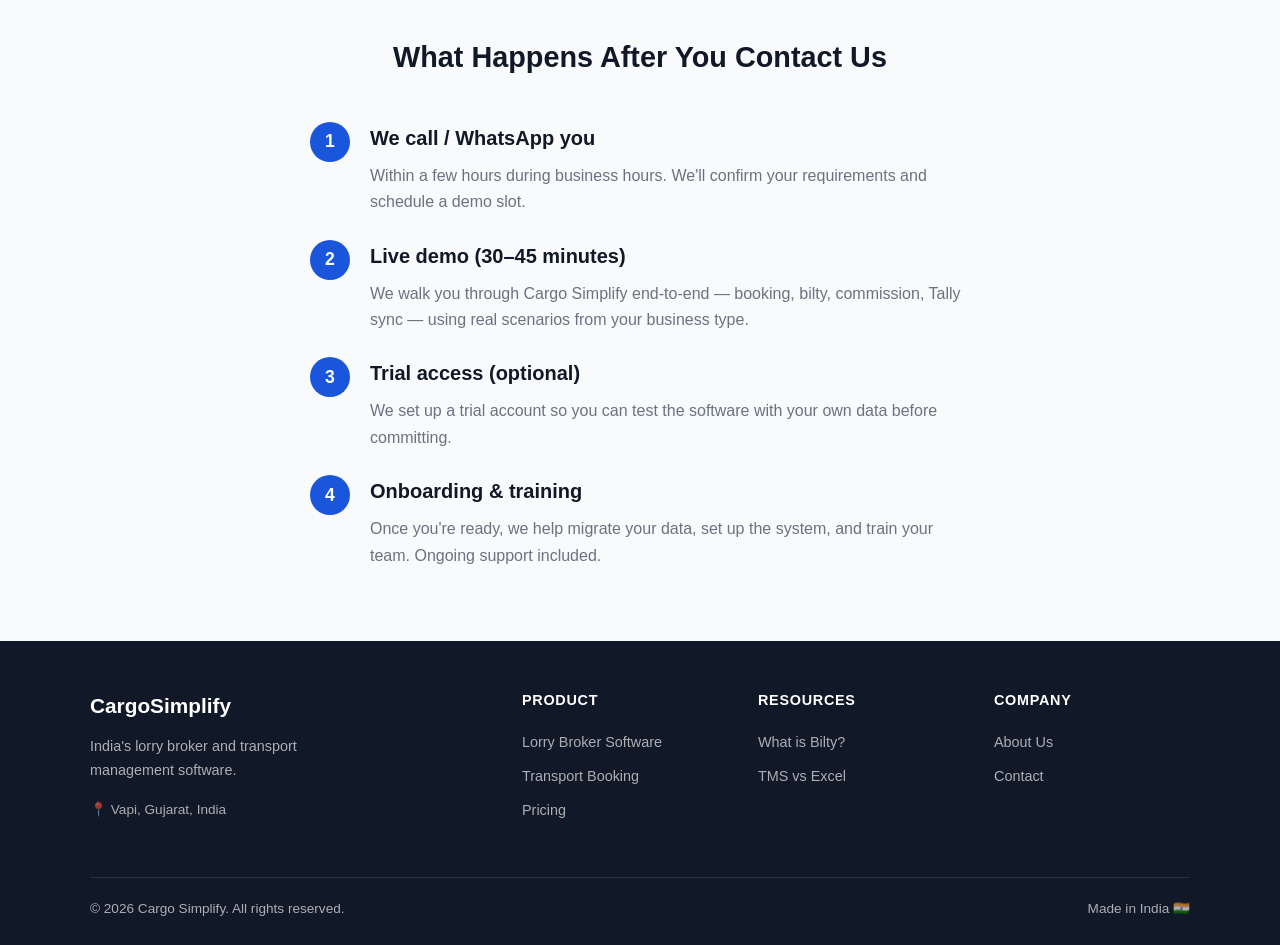
<file: html-implementations/contact.html>
<!DOCTYPE html>
<html lang="en">
<head>
  <meta charset="UTF-8">
  <meta name="viewport" content="width=device-width, initial-scale=1.0">

  <title>Contact Cargo Simplify — Request Demo &amp; Support</title>
  <meta name="description" content="Contact Cargo Simplify for a free demo of our lorry broker and transport management software. Phone, WhatsApp, and email support. Based in Vapi, Gujarat, India.">
  <link rel="canonical" href="https://cargosimplify.com/contact/">

  <meta property="og:type" content="website">
  <meta property="og:title" content="Contact Cargo Simplify — Request Demo &amp; Support">
  <meta property="og:description" content="Request a free demo of Cargo Simplify transport management software. Contact us via phone, WhatsApp, or email.">
  <meta property="og:url" content="https://cargosimplify.com/contact/">
  <meta property="og:site_name" content="Cargo Simplify">

  <meta name="robots" content="index, follow">
  <link rel="stylesheet" href="style.css">

  <script type="application/ld+json">
  {
    "@context": "https://schema.org",
    "@type": "ContactPage",
    "name": "Contact Cargo Simplify",
    "url": "https://cargosimplify.com/contact/",
    "description": "Contact Cargo Simplify for demo requests, sales, and support.",
    "publisher": {
      "@type": "Organization",
      "@id": "https://cargosimplify.com/#organization",
      "name": "Cargo Simplify",
      "url": "https://cargosimplify.com/",
      "telephone": "+91-XXXXXXXXXX",
      "email": "info@cargosimplify.com",
      "address": {
        "@type": "PostalAddress",
        "addressLocality": "Vapi",
        "addressRegion": "Gujarat",
        "addressCountry": "IN"
      },
      "contactPoint": [
        {
          "@type": "ContactPoint",
          "telephone": "+91-XXXXXXXXXX",
          "contactType": "sales",
          "availableLanguage": ["English", "Hindi", "Gujarati"],
          "hoursAvailable": {
            "@type": "OpeningHoursSpecification",
            "dayOfWeek": ["Monday","Tuesday","Wednesday","Thursday","Friday","Saturday"],
            "opens": "09:00",
            "closes": "18:00"
          }
        },
        {
          "@type": "ContactPoint",
          "telephone": "+91-XXXXXXXXXX",
          "contactType": "customer support",
          "availableLanguage": ["English", "Hindi", "Gujarati"]
        }
      ]
    }
  }
  </script>

  <script type="application/ld+json">
  {
    "@context": "https://schema.org",
    "@type": "BreadcrumbList",
    "itemListElement": [
      { "@type": "ListItem", "position": 1, "name": "Home", "item": "https://cargosimplify.com/" },
      { "@type": "ListItem", "position": 2, "name": "Contact", "item": "https://cargosimplify.com/contact/" }
    ]
  }
  </script>
</head>
<body>

  <!-- HEADER -->
  <header class="site-header">
    <div class="container">
      <nav class="nav">
        <a href="index.html" class="nav-logo">Cargo<span>Simplify</span></a>
        <ul class="nav-links">
          <li><a href="lorry-broker-software.html">Lorry Broker</a></li>
          <li><a href="booking.html">Booking</a></li>
          <li><a href="pricing.html">Pricing</a></li>
          <li><a href="blog-what-is-bilty.html">Blog</a></li>
          <li><a href="about.html">About</a></li>
          <li><a href="contact.html">Contact</a></li>
        </ul>
        <div class="nav-cta">
          <a href="https://wa.me/91XXXXXXXXXX" class="btn btn-wa" target="_blank" rel="noopener">WhatsApp</a>
          <a href="contact.html" class="btn btn-primary">Free Demo</a>
        </div>
      </nav>
    </div>
  </header>

  <!-- BREADCRUMB -->
  <div class="container" style="padding-top:20px;">
    <ol class="breadcrumb">
      <li><a href="index.html">Home</a></li>
      <li>Contact</li>
    </ol>
  </div>

  <!-- HERO -->
  <section style="padding:56px 0 48px;background:var(--light);border-bottom:1px solid var(--border);">
    <div class="container">
      <h1>Contact Us</h1>
      <p class="lead" style="max-width:540px;margin-top:12px;">Request a free demo, ask a product question, or get support. We respond within a few hours during business hours.</p>
    </div>
  </section>

  <!-- CONTACT SECTION -->
  <section class="section">
    <div class="container">
      <div style="display:grid;grid-template-columns:1fr 1.2fr;gap:56px;align-items:start;">

        <!-- Contact Info -->
        <div>
          <h2 style="margin-bottom:32px;">Reach Us Directly</h2>

          <div style="display:flex;flex-direction:column;gap:24px;">

            <div class="card" style="display:flex;gap:16px;align-items:flex-start;">
              <div style="font-size:2rem;flex-shrink:0;">📱</div>
              <div>
                <h3 style="margin-bottom:4px;">WhatsApp (Fastest)</h3>
                <p style="margin:0;"><a href="https://wa.me/91XXXXXXXXXX" target="_blank" rel="noopener" class="btn btn-wa" style="padding:8px 18px;font-size:.9rem;">Chat on WhatsApp</a></p>
                <p class="muted" style="margin-top:8px;">+91-XXXXXXXXXX · Usually replies within 1 hour</p>
              </div>
            </div>

            <div class="card" style="display:flex;gap:16px;align-items:flex-start;">
              <div style="font-size:2rem;flex-shrink:0;">📞</div>
              <div>
                <h3 style="margin-bottom:4px;">Phone</h3>
                <p style="margin:0;font-size:1.1rem;font-weight:600;"><a href="tel:+91XXXXXXXXXX">+91-XXXXXXXXXX</a></p>
                <p class="muted" style="margin-top:4px;">Mon–Sat, 9 AM – 6 PM IST</p>
                <p class="muted">Support in English, Hindi &amp; Gujarati</p>
              </div>
            </div>

            <div class="card" style="display:flex;gap:16px;align-items:flex-start;">
              <div style="font-size:2rem;flex-shrink:0;">📧</div>
              <div>
                <h3 style="margin-bottom:4px;">Email</h3>
                <p style="margin:0;"><a href="mailto:info@cargosimplify.com">info@cargosimplify.com</a></p>
                <p class="muted" style="margin-top:4px;">Response within 1 business day</p>
              </div>
            </div>

            <div class="card" style="display:flex;gap:16px;align-items:flex-start;">
              <div style="font-size:2rem;flex-shrink:0;">📍</div>
              <div>
                <h3 style="margin-bottom:4px;">Office</h3>
                <p style="margin:0;">Vapi, Gujarat, India</p>
                <p class="muted" style="margin-top:4px;">XXXXXXXX, Vapi — 396191</p>
              </div>
            </div>

          </div>

          <div class="info-box" style="margin-top:28px;">
            <strong>Existing customers:</strong> For technical support, please have your licence key or registered email ready when you contact us.
          </div>
        </div>

        <!-- Contact Form -->
        <div>
          <h2 style="margin-bottom:28px;">Request a Free Demo</h2>
          <p style="color:var(--muted);margin-bottom:28px;">Fill in the form and we'll schedule a demo at a time that works for you. No commitment required.</p>

          <form action="#" method="post" style="background:var(--light);padding:32px;border-radius:12px;border:1px solid var(--border);">

            <div style="display:grid;grid-template-columns:1fr 1fr;gap:16px;">
              <div class="form-group">
                <label for="name">Your Name *</label>
                <input type="text" id="name" name="name" placeholder="Ramesh Patel" required>
              </div>
              <div class="form-group">
                <label for="company">Company / Business Name</label>
                <input type="text" id="company" name="company" placeholder="Patel Transport Co.">
              </div>
            </div>

            <div style="display:grid;grid-template-columns:1fr 1fr;gap:16px;">
              <div class="form-group">
                <label for="phone">Phone / WhatsApp *</label>
                <input type="tel" id="phone" name="phone" placeholder="+91 98765 43210" required>
              </div>
              <div class="form-group">
                <label for="email">Email Address</label>
                <input type="email" id="email" name="email" placeholder="you@company.com">
              </div>
            </div>

            <div class="form-group">
              <label for="role">I am a *</label>
              <select id="role" name="role" required>
                <option value="">Select your role</option>
                <option value="lorry-broker">Lorry Broker / Commission Agent</option>
                <option value="fleet-owner">Fleet Owner</option>
                <option value="transport-company">Transport Company</option>
                <option value="warehouse">Warehouse / Logistics</option>
                <option value="other">Other</option>
              </select>
            </div>

            <div class="form-group">
              <label for="trucks">Number of Trucks / Vehicles</label>
              <select id="trucks" name="trucks">
                <option value="">Select range</option>
                <option value="1-5">1–5 trucks</option>
                <option value="6-20">6–20 trucks</option>
                <option value="21-50">21–50 trucks</option>
                <option value="50+">50+ trucks</option>
                <option value="broker">I am a broker (no trucks)</option>
              </select>
            </div>

            <div class="form-group">
              <label for="message">What do you need from the software?</label>
              <textarea id="message" name="message" placeholder="e.g. I need bilty generation, Tally integration, and multi-user access for 3 staff..."></textarea>
            </div>

            <div class="form-group" style="margin-bottom:0;">
              <button type="submit" class="btn btn-primary" style="width:100%;font-size:1.05rem;">Request Free Demo →</button>
            </div>

            <p class="muted" style="text-align:center;margin-top:14px;font-size:.82rem;">By submitting, you agree to be contacted about Cargo Simplify products. We never share your data with third parties.</p>
          </form>
        </div>

      </div>
    </div>
  </section>

  <!-- WHAT HAPPENS NEXT -->
  <section class="section section--light">
    <div class="container" style="max-width:700px;">
      <h2 style="text-align:center;margin-bottom:40px;">What Happens After You Contact Us</h2>
      <div class="steps">
        <div class="step">
          <div class="step-num">1</div>
          <div>
            <h3>We call / WhatsApp you</h3>
            <p style="margin:0;color:var(--muted);">Within a few hours during business hours. We'll confirm your requirements and schedule a demo slot.</p>
          </div>
        </div>
        <div class="step">
          <div class="step-num">2</div>
          <div>
            <h3>Live demo (30–45 minutes)</h3>
            <p style="margin:0;color:var(--muted);">We walk you through Cargo Simplify end-to-end — booking, bilty, commission, Tally sync — using real scenarios from your business type.</p>
          </div>
        </div>
        <div class="step">
          <div class="step-num">3</div>
          <div>
            <h3>Trial access (optional)</h3>
            <p style="margin:0;color:var(--muted);">We set up a trial account so you can test the software with your own data before committing.</p>
          </div>
        </div>
        <div class="step">
          <div class="step-num">4</div>
          <div>
            <h3>Onboarding &amp; training</h3>
            <p style="margin:0;color:var(--muted);">Once you're ready, we help migrate your data, set up the system, and train your team. Ongoing support included.</p>
          </div>
        </div>
      </div>
    </div>
  </section>

  <!-- FOOTER -->
  <footer class="site-footer">
    <div class="container">
      <div class="footer-grid">
        <div>
          <div class="footer-logo">CargoSimplify</div>
          <p style="font-size:.9rem;max-width:280px;">India's lorry broker and transport management software.</p>
          <p style="margin-top:12px;font-size:.85rem;">📍 Vapi, Gujarat, India</p>
        </div>
        <div class="footer-col">
          <h4>Product</h4>
          <ul>
            <li><a href="lorry-broker-software.html">Lorry Broker Software</a></li>
            <li><a href="booking.html">Transport Booking</a></li>
            <li><a href="pricing.html">Pricing</a></li>
          </ul>
        </div>
        <div class="footer-col">
          <h4>Resources</h4>
          <ul>
            <li><a href="blog-what-is-bilty.html">What is Bilty?</a></li>
            <li><a href="blog-tms-vs-excel.html">TMS vs Excel</a></li>
          </ul>
        </div>
        <div class="footer-col">
          <h4>Company</h4>
          <ul>
            <li><a href="about.html">About Us</a></li>
            <li><a href="contact.html">Contact</a></li>
          </ul>
        </div>
      </div>
      <div class="footer-bottom">
        <span>© 2026 Cargo Simplify. All rights reserved.</span>
        <span>Made in India 🇮🇳</span>
      </div>
    </div>
  </footer>

</body>
</html>
</file>
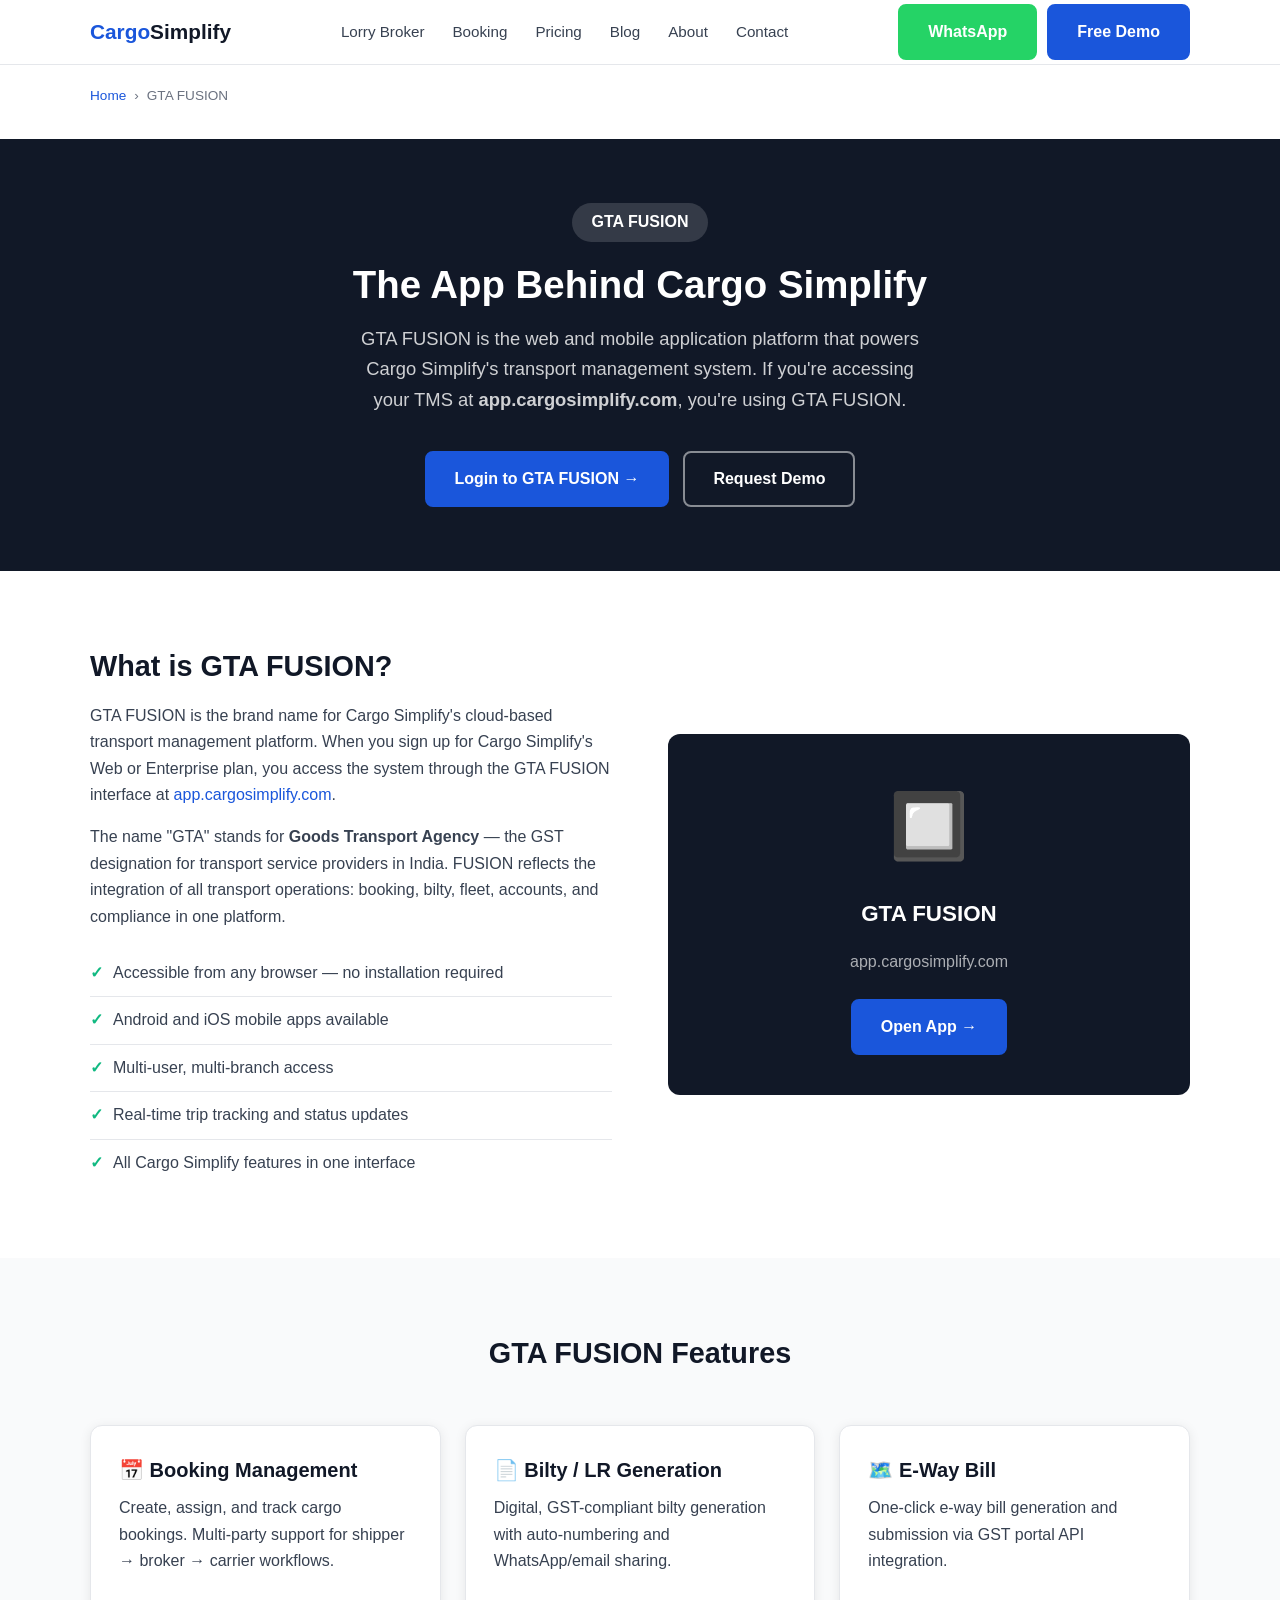
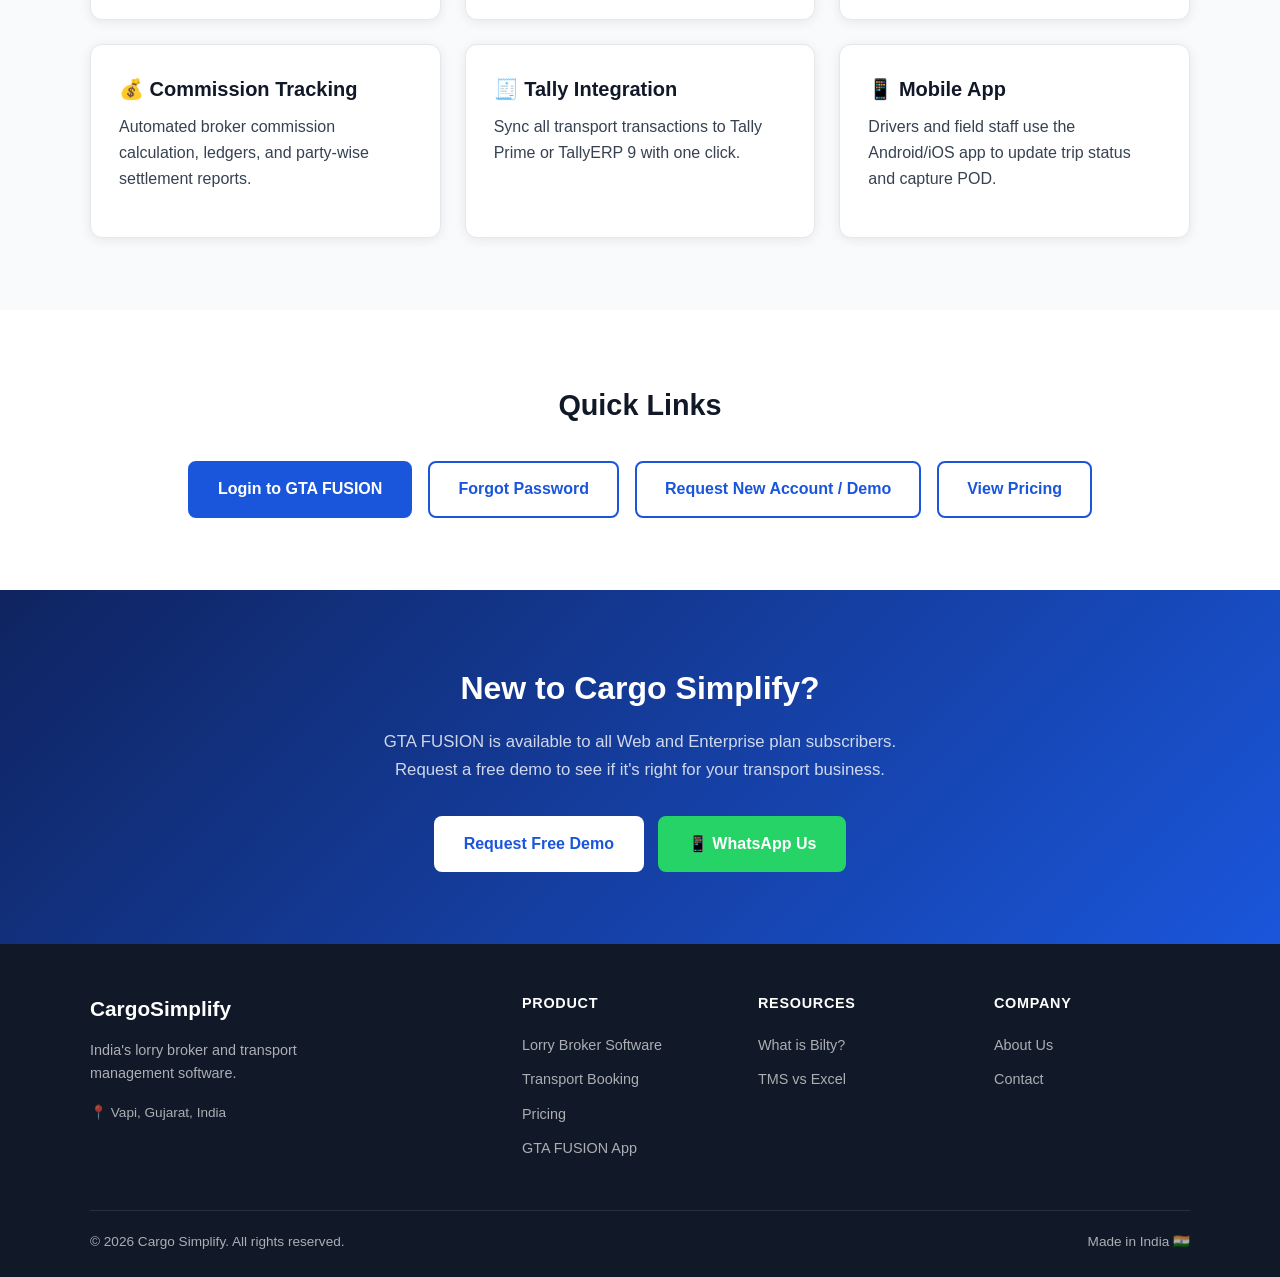
<file: html-implementations/gta-fusion.html>
<!DOCTYPE html>
<html lang="en">
<head>
  <meta charset="UTF-8">
  <meta name="viewport" content="width=device-width, initial-scale=1.0">

  <title>GTA FUSION — Transport Management App by Cargo Simplify</title>
  <meta name="description" content="GTA FUSION is the web and mobile application platform powering Cargo Simplify. Access your lorry broker and transport management dashboard at app.cargosimplify.com.">
  <link rel="canonical" href="https://cargosimplify.com/gta-fusion/">

  <meta property="og:type" content="website">
  <meta property="og:title" content="GTA FUSION — Transport Management App by Cargo Simplify">
  <meta property="og:description" content="GTA FUSION is the application behind Cargo Simplify transport management software. Log in or learn more.">
  <meta property="og:url" content="https://cargosimplify.com/gta-fusion/">
  <meta property="og:site_name" content="Cargo Simplify">

  <meta name="robots" content="index, follow">
  <link rel="stylesheet" href="style.css">

  <script type="application/ld+json">
  {
    "@context": "https://schema.org",
    "@type": "SoftwareApplication",
    "name": "GTA FUSION",
    "alternateName": "Cargo Simplify Web App",
    "applicationCategory": "BusinessApplication",
    "operatingSystem": "Web Browser, Android, iOS",
    "url": "https://app.cargosimplify.com/",
    "description": "GTA FUSION is the web and mobile application platform for Cargo Simplify transport management software.",
    "publisher": {
      "@type": "Organization",
      "name": "Cargo Simplify",
      "url": "https://cargosimplify.com/"
    }
  }
  </script>

  <script type="application/ld+json">
  {
    "@context": "https://schema.org",
    "@type": "BreadcrumbList",
    "itemListElement": [
      { "@type": "ListItem", "position": 1, "name": "Home", "item": "https://cargosimplify.com/" },
      { "@type": "ListItem", "position": 2, "name": "GTA FUSION", "item": "https://cargosimplify.com/gta-fusion/" }
    ]
  }
  </script>
</head>
<body>

  <!-- HEADER -->
  <header class="site-header">
    <div class="container">
      <nav class="nav">
        <a href="index.html" class="nav-logo">Cargo<span>Simplify</span></a>
        <ul class="nav-links">
          <li><a href="lorry-broker-software.html">Lorry Broker</a></li>
          <li><a href="booking.html">Booking</a></li>
          <li><a href="pricing.html">Pricing</a></li>
          <li><a href="blog-what-is-bilty.html">Blog</a></li>
          <li><a href="about.html">About</a></li>
          <li><a href="contact.html">Contact</a></li>
        </ul>
        <div class="nav-cta">
          <a href="https://wa.me/91XXXXXXXXXX" class="btn btn-wa" target="_blank" rel="noopener">WhatsApp</a>
          <a href="contact.html" class="btn btn-primary">Free Demo</a>
        </div>
      </nav>
    </div>
  </header>

  <div class="container" style="padding-top:20px;">
    <ol class="breadcrumb">
      <li><a href="index.html">Home</a></li>
      <li>GTA FUSION</li>
    </ol>
  </div>

  <!-- HERO -->
  <section style="padding:64px 0;background:var(--dark);color:#fff;text-align:center;">
    <div class="container">
      <span class="badge" style="background:rgba(255,255,255,.15);color:#fff;margin-bottom:20px;display:inline-block;font-size:1rem;padding:6px 20px;">GTA FUSION</span>
      <h1 style="color:#fff;">The App Behind Cargo Simplify</h1>
      <p class="lead" style="color:rgba(255,255,255,.8);max-width:560px;margin:16px auto 36px;">GTA FUSION is the web and mobile application platform that powers Cargo Simplify's transport management system. If you're accessing your TMS at <strong>app.cargosimplify.com</strong>, you're using GTA FUSION.</p>
      <div style="display:flex;justify-content:center;gap:14px;flex-wrap:wrap;">
        <a href="https://app.cargosimplify.com" class="btn btn-primary" target="_blank" rel="noopener">Login to GTA FUSION →</a>
        <a href="contact.html" class="btn btn-outline" style="border-color:rgba(255,255,255,.5);color:#fff;">Request Demo</a>
      </div>
    </div>
  </section>

  <!-- WHAT IS GTA FUSION -->
  <section class="section">
    <div class="container">
      <div class="two-col">
        <div>
          <h2>What is GTA FUSION?</h2>
          <p>GTA FUSION is the brand name for Cargo Simplify's cloud-based transport management platform. When you sign up for Cargo Simplify's Web or Enterprise plan, you access the system through the GTA FUSION interface at <a href="https://app.cargosimplify.com" target="_blank" rel="noopener">app.cargosimplify.com</a>.</p>
          <p>The name "GTA" stands for <strong>Goods Transport Agency</strong> — the GST designation for transport service providers in India. FUSION reflects the integration of all transport operations: booking, bilty, fleet, accounts, and compliance in one platform.</p>
          <ul class="feature-list" style="margin-top:20px;">
            <li>Accessible from any browser — no installation required</li>
            <li>Android and iOS mobile apps available</li>
            <li>Multi-user, multi-branch access</li>
            <li>Real-time trip tracking and status updates</li>
            <li>All Cargo Simplify features in one interface</li>
          </ul>
        </div>
        <div style="background:var(--dark);color:#fff;border-radius:12px;padding:40px;text-align:center;">
          <div style="font-size:4rem;margin-bottom:16px;">🔲</div>
          <p style="font-size:1.4rem;font-weight:800;color:#fff;">GTA FUSION</p>
          <p style="color:rgba(255,255,255,.65);margin-bottom:24px;">app.cargosimplify.com</p>
          <a href="https://app.cargosimplify.com" class="btn btn-primary" target="_blank" rel="noopener">Open App →</a>
        </div>
      </div>
    </div>
  </section>

  <!-- FEATURES -->
  <section class="section section--light">
    <div class="container">
      <h2 style="text-align:center;margin-bottom:48px;">GTA FUSION Features</h2>
      <div class="cards-grid">
        <div class="card">
          <h3>📅 Booking Management</h3>
          <p>Create, assign, and track cargo bookings. Multi-party support for shipper → broker → carrier workflows.</p>
        </div>
        <div class="card">
          <h3>📄 Bilty / LR Generation</h3>
          <p>Digital, GST-compliant bilty generation with auto-numbering and WhatsApp/email sharing.</p>
        </div>
        <div class="card">
          <h3>🗺️ E-Way Bill</h3>
          <p>One-click e-way bill generation and submission via GST portal API integration.</p>
        </div>
        <div class="card">
          <h3>💰 Commission Tracking</h3>
          <p>Automated broker commission calculation, ledgers, and party-wise settlement reports.</p>
        </div>
        <div class="card">
          <h3>🧾 Tally Integration</h3>
          <p>Sync all transport transactions to Tally Prime or TallyERP 9 with one click.</p>
        </div>
        <div class="card">
          <h3>📱 Mobile App</h3>
          <p>Drivers and field staff use the Android/iOS app to update trip status and capture POD.</p>
        </div>
      </div>
    </div>
  </section>

  <!-- QUICK LINKS -->
  <section class="section">
    <div class="container" style="text-align:center;">
      <h2 style="margin-bottom:32px;">Quick Links</h2>
      <div style="display:flex;justify-content:center;gap:16px;flex-wrap:wrap;">
        <a href="https://app.cargosimplify.com" class="btn btn-primary" target="_blank" rel="noopener">Login to GTA FUSION</a>
        <a href="https://app.cargosimplify.com/forgetpassword.aspx" class="btn btn-outline" target="_blank" rel="noopener">Forgot Password</a>
        <a href="contact.html" class="btn btn-outline">Request New Account / Demo</a>
        <a href="pricing.html" class="btn btn-outline">View Pricing</a>
      </div>
    </div>
  </section>

  <!-- CTA -->
  <div class="cta-banner">
    <h2>New to Cargo Simplify?</h2>
    <p>GTA FUSION is available to all Web and Enterprise plan subscribers. Request a free demo to see if it's right for your transport business.</p>
    <div class="btns">
      <a href="contact.html" class="btn btn-white">Request Free Demo</a>
      <a href="https://wa.me/91XXXXXXXXXX" class="btn btn-wa" target="_blank" rel="noopener">📱 WhatsApp Us</a>
    </div>
  </div>

  <!-- FOOTER -->
  <footer class="site-footer">
    <div class="container">
      <div class="footer-grid">
        <div>
          <div class="footer-logo">CargoSimplify</div>
          <p style="font-size:.9rem;max-width:280px;">India's lorry broker and transport management software.</p>
          <p style="margin-top:12px;font-size:.85rem;">📍 Vapi, Gujarat, India</p>
        </div>
        <div class="footer-col">
          <h4>Product</h4>
          <ul>
            <li><a href="lorry-broker-software.html">Lorry Broker Software</a></li>
            <li><a href="booking.html">Transport Booking</a></li>
            <li><a href="pricing.html">Pricing</a></li>
            <li><a href="gta-fusion.html">GTA FUSION App</a></li>
          </ul>
        </div>
        <div class="footer-col">
          <h4>Resources</h4>
          <ul>
            <li><a href="blog-what-is-bilty.html">What is Bilty?</a></li>
            <li><a href="blog-tms-vs-excel.html">TMS vs Excel</a></li>
          </ul>
        </div>
        <div class="footer-col">
          <h4>Company</h4>
          <ul>
            <li><a href="about.html">About Us</a></li>
            <li><a href="contact.html">Contact</a></li>
          </ul>
        </div>
      </div>
      <div class="footer-bottom">
        <span>© 2026 Cargo Simplify. All rights reserved.</span>
        <span>Made in India 🇮🇳</span>
      </div>
    </div>
  </footer>

</body>
</html>
</file>
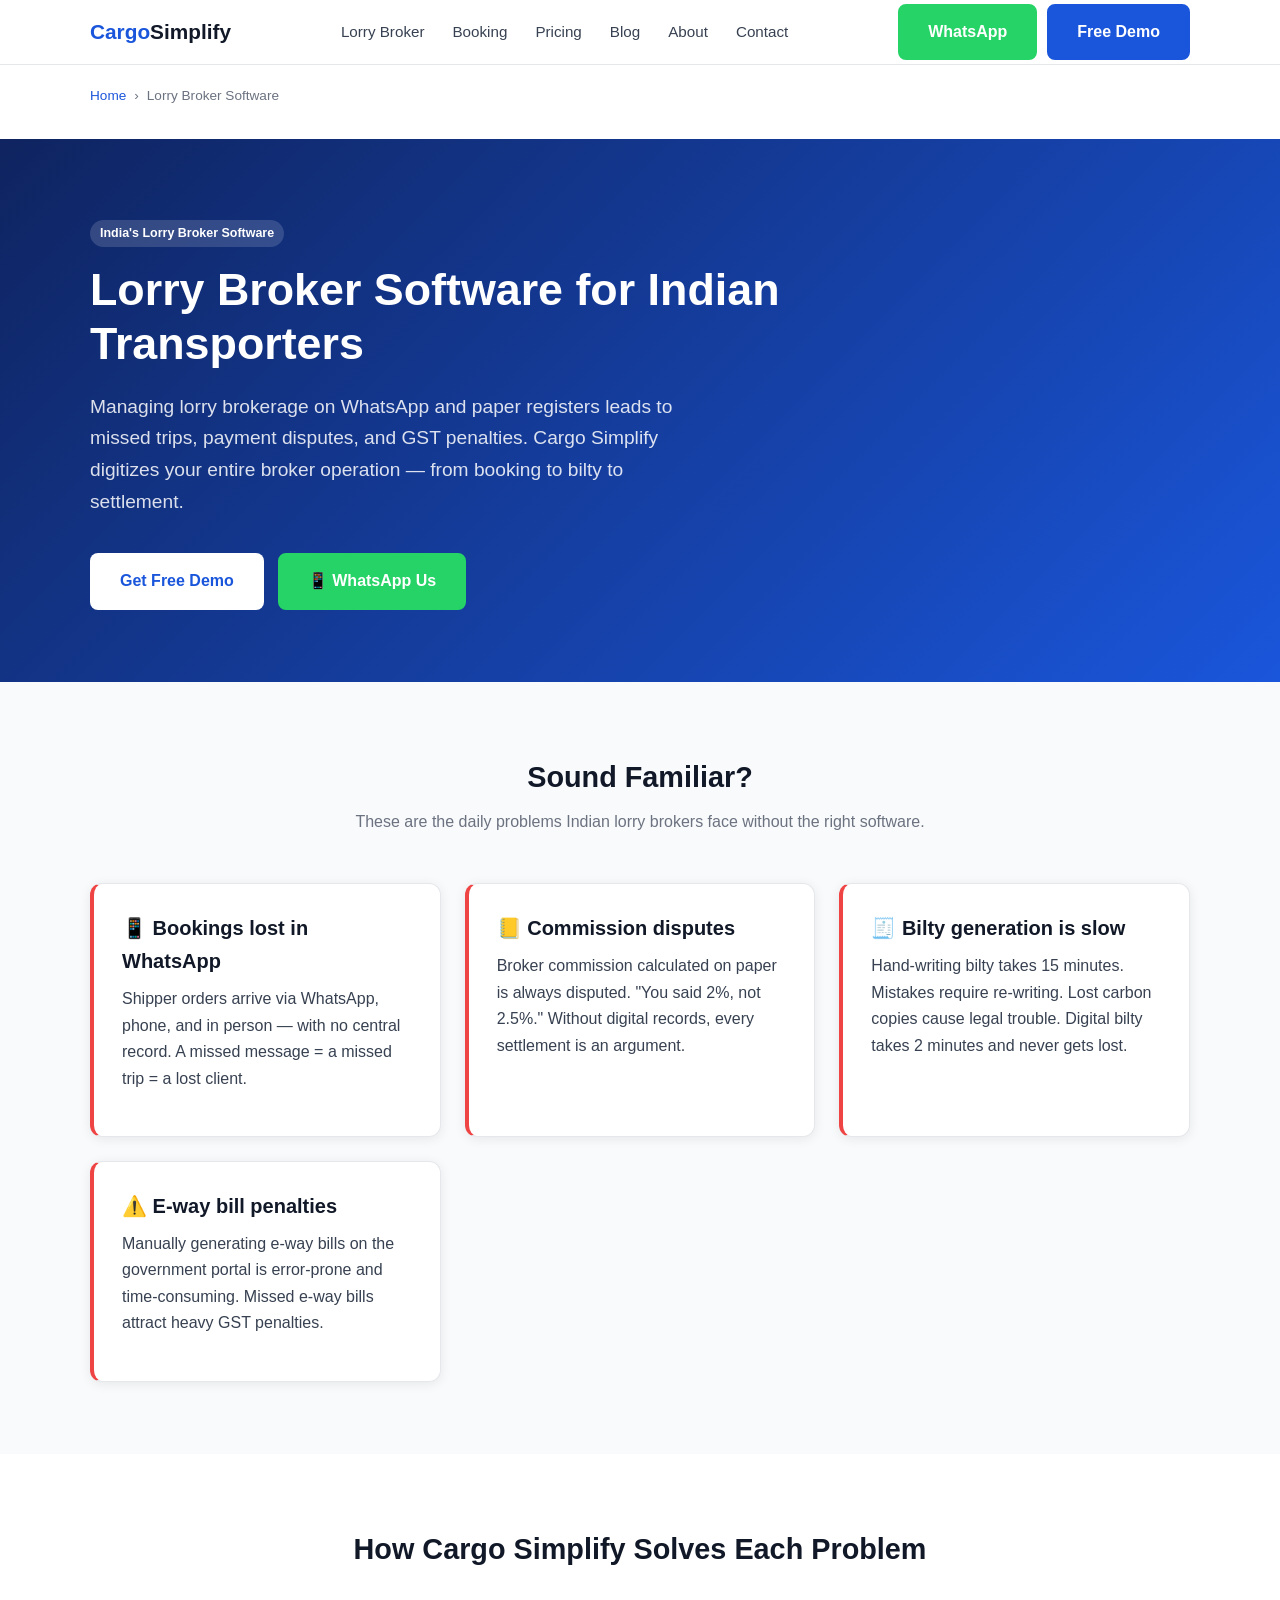
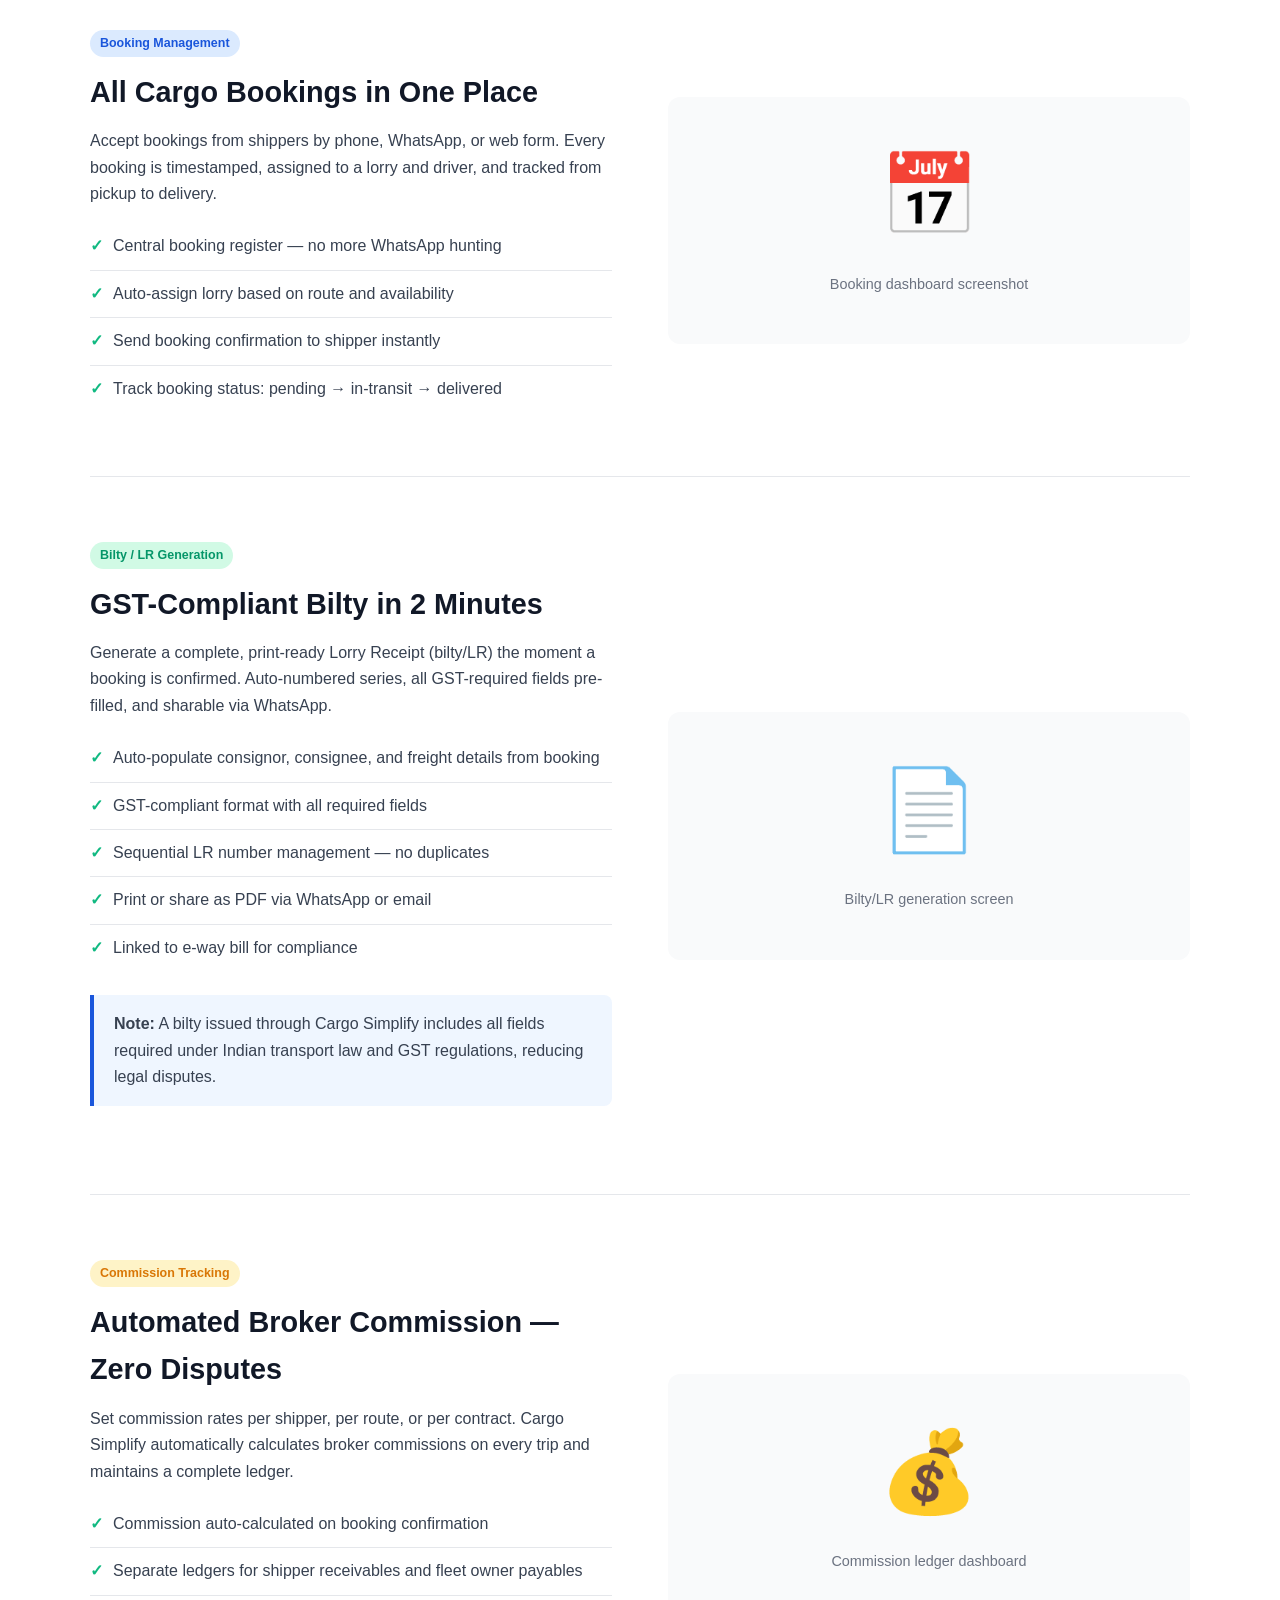
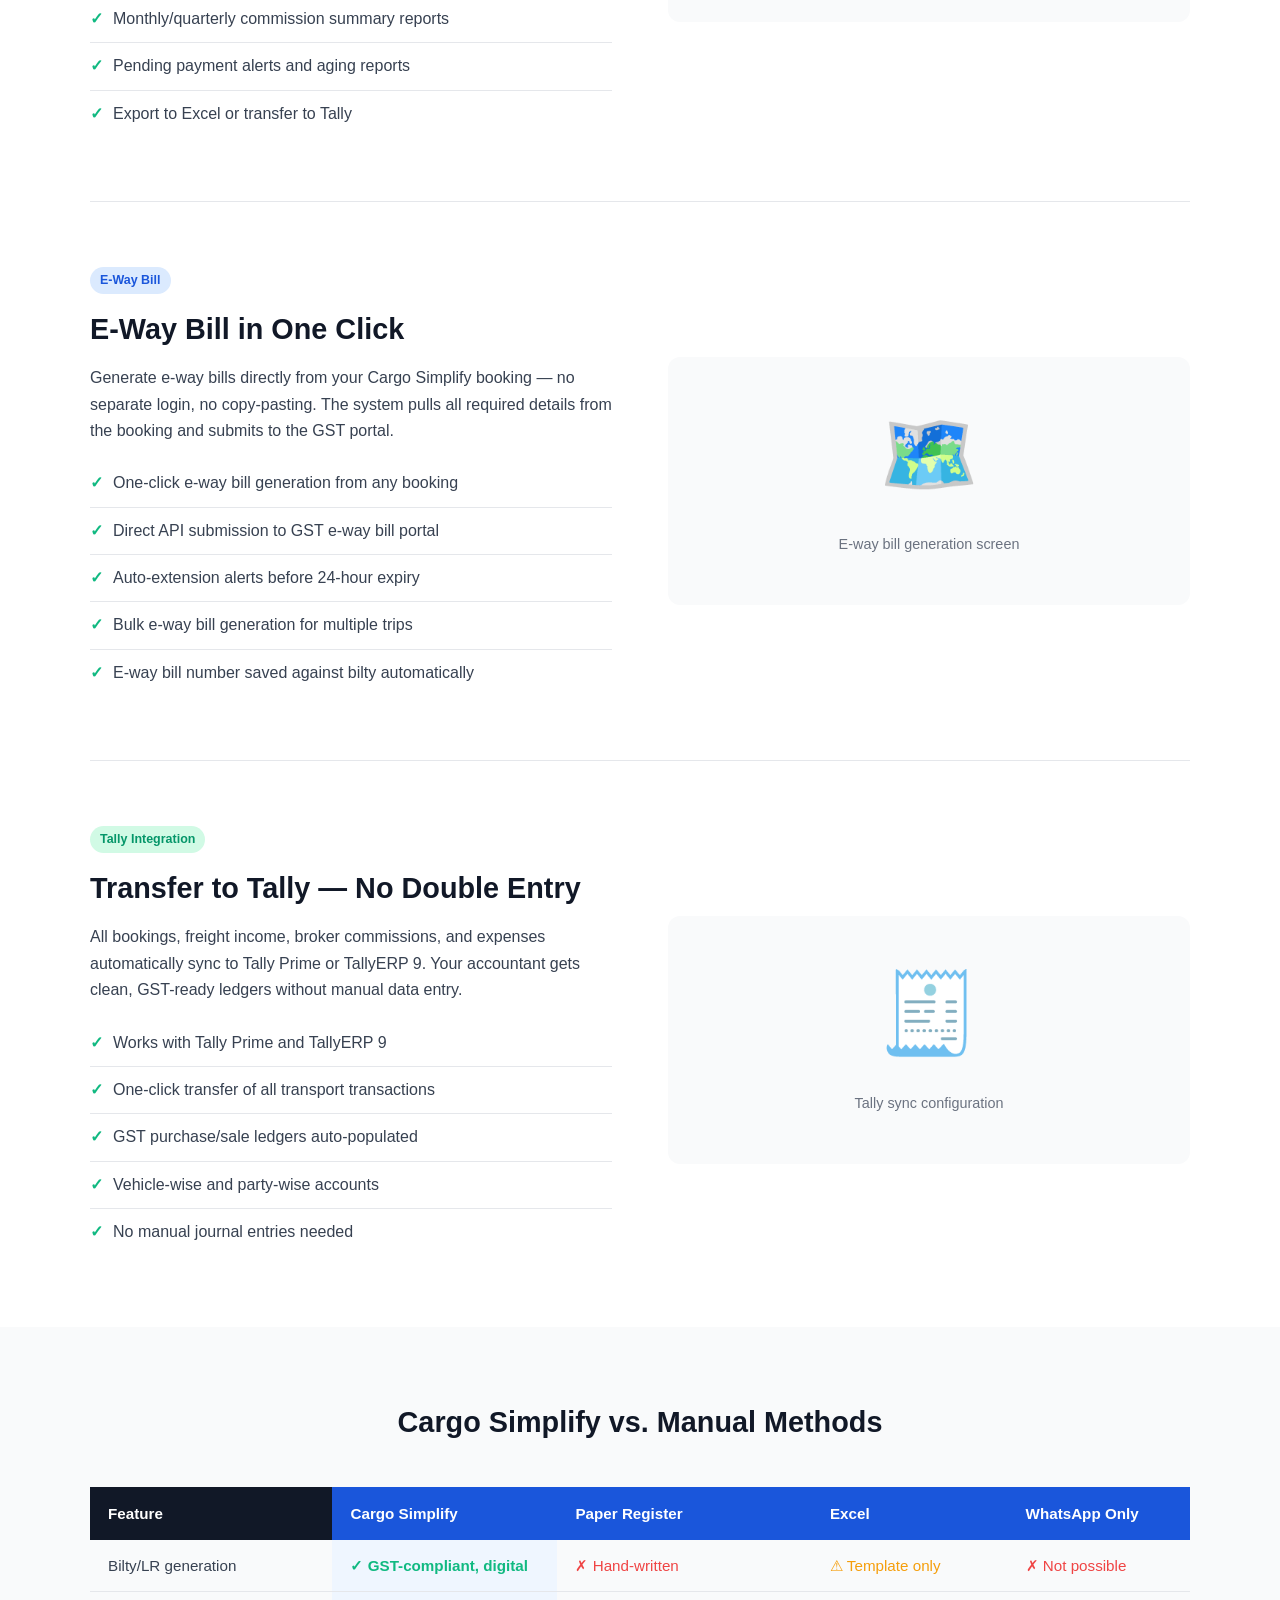
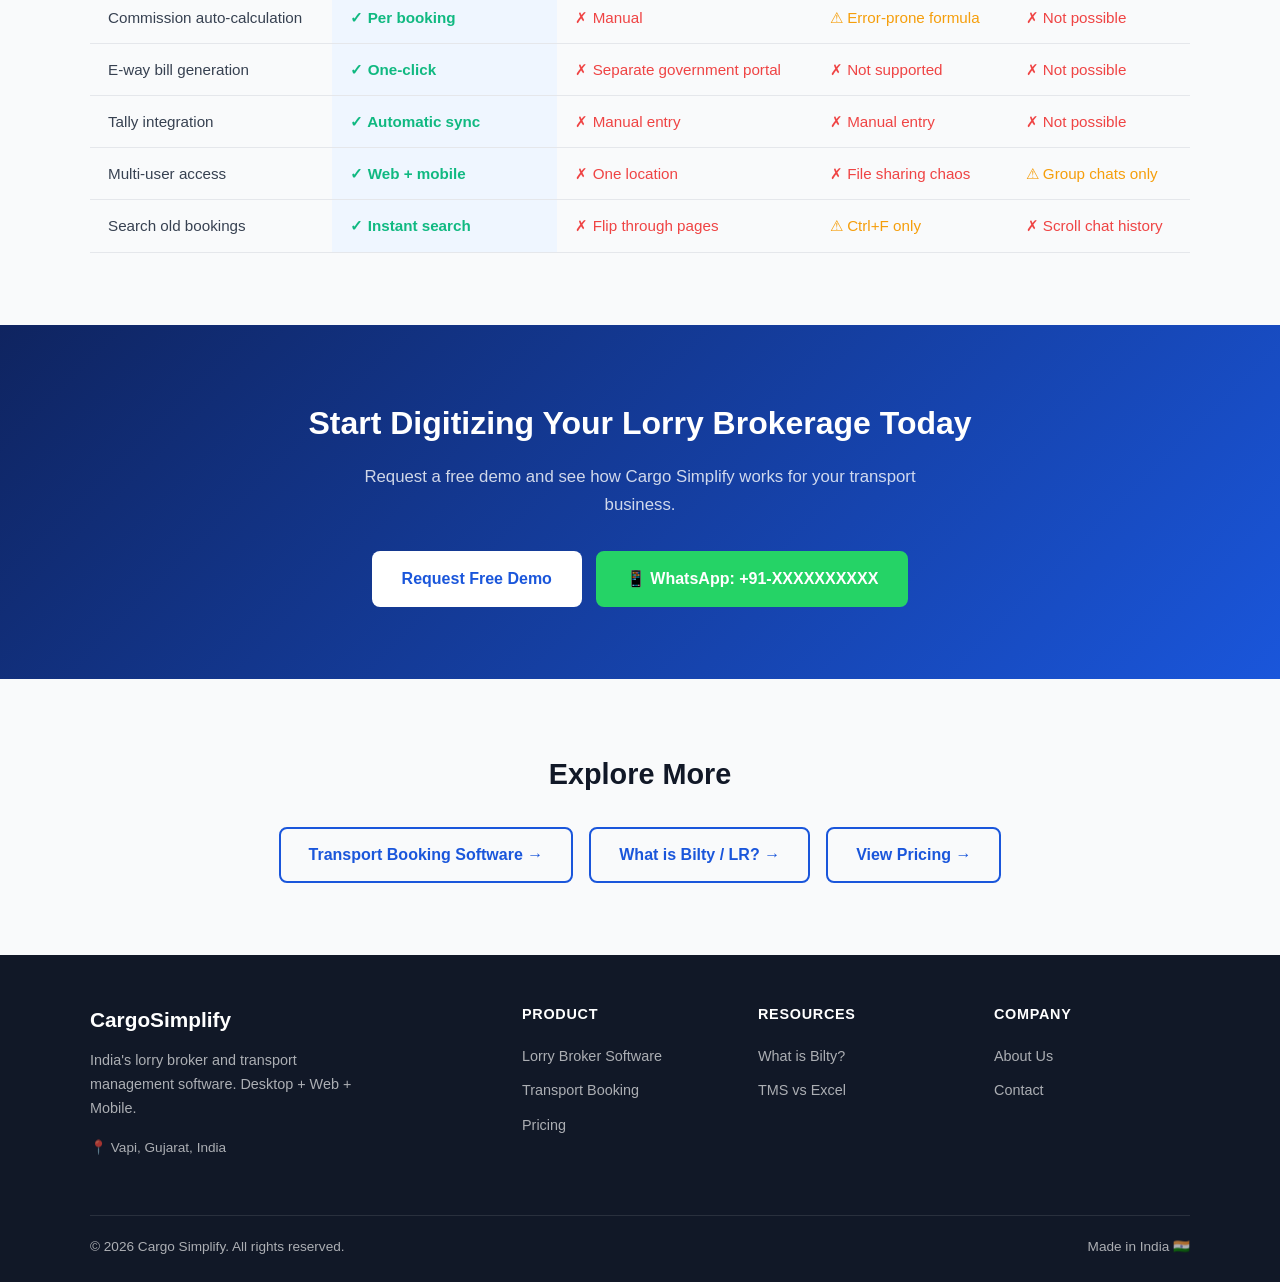
<file: html-implementations/lorry-broker-software.html>
<!DOCTYPE html>
<html lang="en">
<head>
  <meta charset="UTF-8">
  <meta name="viewport" content="width=device-width, initial-scale=1.0">

  <title>Lorry Broker Software India — Cargo Simplify</title>
  <meta name="description" content="Manage lorry bookings, broker commissions, bilty/LR generation, and fleet coordination from one platform. India's lorry broker software. Request a free demo today.">
  <link rel="canonical" href="https://cargosimplify.com/lorry-broker-software/">

  <meta property="og:type" content="website">
  <meta property="og:title" content="Lorry Broker Software India — Cargo Simplify">
  <meta property="og:description" content="Digital lorry broker software for Indian transporters. Manage bilty, commissions, e-way bills, and Tally integration.">
  <meta property="og:url" content="https://cargosimplify.com/lorry-broker-software/">
  <meta property="og:image" content="https://cargosimplify.com/images/og-lorry-broker.jpg">
  <meta property="og:site_name" content="Cargo Simplify">

  <meta name="robots" content="index, follow">
  <link rel="stylesheet" href="style.css">

  <script type="application/ld+json">
  {
    "@context": "https://schema.org",
    "@type": "SoftwareApplication",
    "name": "Cargo Simplify — Lorry Broker Software",
    "applicationCategory": "BusinessApplication",
    "applicationSubCategory": "Freight Broker Software",
    "operatingSystem": "Windows, Web Browser, Android, iOS",
    "url": "https://cargosimplify.com/lorry-broker-software/",
    "description": "Digital lorry broker software for Indian transporters. Manage bilty, cargo bookings, broker commissions, e-way bills, and Tally accounting integration.",
    "offers": {
      "@type": "Offer",
      "priceCurrency": "INR",
      "seller": {
        "@type": "Organization",
        "name": "Cargo Simplify",
        "url": "https://cargosimplify.com/"
      }
    },
    "featureList": [
      "Lorry broker management",
      "Bilty / Lorry Receipt (LR) generation",
      "Broker commission tracking",
      "E-way bill generation",
      "Tally accounting integration",
      "Fleet coordination",
      "Mobile app"
    ],
    "publisher": {
      "@type": "Organization",
      "name": "Cargo Simplify",
      "url": "https://cargosimplify.com/"
    }
  }
  </script>

  <script type="application/ld+json">
  {
    "@context": "https://schema.org",
    "@type": "BreadcrumbList",
    "itemListElement": [
      { "@type": "ListItem", "position": 1, "name": "Home", "item": "https://cargosimplify.com/" },
      { "@type": "ListItem", "position": 2, "name": "Lorry Broker Software", "item": "https://cargosimplify.com/lorry-broker-software/" }
    ]
  }
  </script>
</head>
<body>

  <!-- HEADER -->
  <header class="site-header">
    <div class="container">
      <nav class="nav">
        <a href="index.html" class="nav-logo">Cargo<span>Simplify</span></a>
        <ul class="nav-links">
          <li><a href="lorry-broker-software.html">Lorry Broker</a></li>
          <li><a href="booking.html">Booking</a></li>
          <li><a href="pricing.html">Pricing</a></li>
          <li><a href="blog-what-is-bilty.html">Blog</a></li>
          <li><a href="about.html">About</a></li>
          <li><a href="contact.html">Contact</a></li>
        </ul>
        <div class="nav-cta">
          <a href="https://wa.me/91XXXXXXXXXX" class="btn btn-wa" target="_blank" rel="noopener">WhatsApp</a>
          <a href="contact.html" class="btn btn-primary">Free Demo</a>
        </div>
      </nav>
    </div>
  </header>

  <!-- BREADCRUMB -->
  <div class="container" style="padding-top:20px;">
    <ol class="breadcrumb">
      <li><a href="index.html">Home</a></li>
      <li>Lorry Broker Software</li>
    </ol>
  </div>

  <!-- HERO -->
  <section class="hero">
    <div class="container">
      <span class="badge badge-blue" style="background:rgba(255,255,255,.15);color:#fff;margin-bottom:16px;display:inline-block;">India's Lorry Broker Software</span>
      <h1>Lorry Broker Software for Indian Transporters</h1>
      <p class="lead">Managing lorry brokerage on WhatsApp and paper registers leads to missed trips, payment disputes, and GST penalties. Cargo Simplify digitizes your entire broker operation — from booking to bilty to settlement.</p>
      <div class="hero-ctas">
        <a href="contact.html" class="btn btn-white">Get Free Demo</a>
        <a href="https://wa.me/91XXXXXXXXXX" class="btn btn-wa" target="_blank" rel="noopener">📱 WhatsApp Us</a>
      </div>
    </div>
  </section>

  <!-- PAIN POINTS -->
  <section class="section section--light">
    <div class="container">
      <h2 style="text-align:center;margin-bottom:8px;">Sound Familiar?</h2>
      <p style="text-align:center;color:var(--muted);margin-bottom:48px;">These are the daily problems Indian lorry brokers face without the right software.</p>
      <div class="cards-grid">
        <div class="card" style="border-left:4px solid #ef4444;">
          <h3>📱 Bookings lost in WhatsApp</h3>
          <p>Shipper orders arrive via WhatsApp, phone, and in person — with no central record. A missed message = a missed trip = a lost client.</p>
        </div>
        <div class="card" style="border-left:4px solid #ef4444;">
          <h3>📒 Commission disputes</h3>
          <p>Broker commission calculated on paper is always disputed. "You said 2%, not 2.5%." Without digital records, every settlement is an argument.</p>
        </div>
        <div class="card" style="border-left:4px solid #ef4444;">
          <h3>🧾 Bilty generation is slow</h3>
          <p>Hand-writing bilty takes 15 minutes. Mistakes require re-writing. Lost carbon copies cause legal trouble. Digital bilty takes 2 minutes and never gets lost.</p>
        </div>
        <div class="card" style="border-left:4px solid #ef4444;">
          <h3>⚠️ E-way bill penalties</h3>
          <p>Manually generating e-way bills on the government portal is error-prone and time-consuming. Missed e-way bills attract heavy GST penalties.</p>
        </div>
      </div>
    </div>
  </section>

  <!-- FEATURES DEEP-DIVE -->
  <section class="section">
    <div class="container">
      <h2 style="text-align:center;margin-bottom:56px;">How Cargo Simplify Solves Each Problem</h2>

      <!-- Feature 1 -->
      <div class="two-col" style="margin-bottom:64px;padding-bottom:64px;border-bottom:1px solid var(--border);">
        <div>
          <span class="badge badge-blue">Booking Management</span>
          <h2 style="margin-top:12px;">All Cargo Bookings in One Place</h2>
          <p>Accept bookings from shippers by phone, WhatsApp, or web form. Every booking is timestamped, assigned to a lorry and driver, and tracked from pickup to delivery.</p>
          <ul class="feature-list">
            <li>Central booking register — no more WhatsApp hunting</li>
            <li>Auto-assign lorry based on route and availability</li>
            <li>Send booking confirmation to shipper instantly</li>
            <li>Track booking status: pending → in-transit → delivered</li>
          </ul>
        </div>
        <div style="background:var(--light);border-radius:12px;padding:32px;text-align:center;">
          <div style="font-size:5rem;">📅</div>
          <p style="color:var(--muted);font-size:.9rem;margin-top:12px;">Booking dashboard screenshot</p>
        </div>
      </div>

      <!-- Feature 2 -->
      <div class="two-col reverse" style="margin-bottom:64px;padding-bottom:64px;border-bottom:1px solid var(--border);">
        <div>
          <span class="badge badge-green">Bilty / LR Generation</span>
          <h2 style="margin-top:12px;">GST-Compliant Bilty in 2 Minutes</h2>
          <p>Generate a complete, print-ready Lorry Receipt (bilty/LR) the moment a booking is confirmed. Auto-numbered series, all GST-required fields pre-filled, and sharable via WhatsApp.</p>
          <ul class="feature-list">
            <li>Auto-populate consignor, consignee, and freight details from booking</li>
            <li>GST-compliant format with all required fields</li>
            <li>Sequential LR number management — no duplicates</li>
            <li>Print or share as PDF via WhatsApp or email</li>
            <li>Linked to e-way bill for compliance</li>
          </ul>
          <div class="info-box">
            <strong>Note:</strong> A bilty issued through Cargo Simplify includes all fields required under Indian transport law and GST regulations, reducing legal disputes.
          </div>
        </div>
        <div style="background:var(--light);border-radius:12px;padding:32px;text-align:center;">
          <div style="font-size:5rem;">📄</div>
          <p style="color:var(--muted);font-size:.9rem;margin-top:12px;">Bilty/LR generation screen</p>
        </div>
      </div>

      <!-- Feature 3 -->
      <div class="two-col" style="margin-bottom:64px;padding-bottom:64px;border-bottom:1px solid var(--border);">
        <div>
          <span class="badge badge-orange">Commission Tracking</span>
          <h2 style="margin-top:12px;">Automated Broker Commission — Zero Disputes</h2>
          <p>Set commission rates per shipper, per route, or per contract. Cargo Simplify automatically calculates broker commissions on every trip and maintains a complete ledger.</p>
          <ul class="feature-list">
            <li>Commission auto-calculated on booking confirmation</li>
            <li>Separate ledgers for shipper receivables and fleet owner payables</li>
            <li>Monthly/quarterly commission summary reports</li>
            <li>Pending payment alerts and aging reports</li>
            <li>Export to Excel or transfer to Tally</li>
          </ul>
        </div>
        <div style="background:var(--light);border-radius:12px;padding:32px;text-align:center;">
          <div style="font-size:5rem;">💰</div>
          <p style="color:var(--muted);font-size:.9rem;margin-top:12px;">Commission ledger dashboard</p>
        </div>
      </div>

      <!-- Feature 4 -->
      <div class="two-col reverse" style="margin-bottom:64px;padding-bottom:64px;border-bottom:1px solid var(--border);">
        <div>
          <span class="badge badge-blue">E-Way Bill</span>
          <h2 style="margin-top:12px;">E-Way Bill in One Click</h2>
          <p>Generate e-way bills directly from your Cargo Simplify booking — no separate login, no copy-pasting. The system pulls all required details from the booking and submits to the GST portal.</p>
          <ul class="feature-list">
            <li>One-click e-way bill generation from any booking</li>
            <li>Direct API submission to GST e-way bill portal</li>
            <li>Auto-extension alerts before 24-hour expiry</li>
            <li>Bulk e-way bill generation for multiple trips</li>
            <li>E-way bill number saved against bilty automatically</li>
          </ul>
        </div>
        <div style="background:var(--light);border-radius:12px;padding:32px;text-align:center;">
          <div style="font-size:5rem;">🗺️</div>
          <p style="color:var(--muted);font-size:.9rem;margin-top:12px;">E-way bill generation screen</p>
        </div>
      </div>

      <!-- Feature 5 -->
      <div class="two-col">
        <div>
          <span class="badge badge-green">Tally Integration</span>
          <h2 style="margin-top:12px;">Transfer to Tally — No Double Entry</h2>
          <p>All bookings, freight income, broker commissions, and expenses automatically sync to Tally Prime or TallyERP 9. Your accountant gets clean, GST-ready ledgers without manual data entry.</p>
          <ul class="feature-list">
            <li>Works with Tally Prime and TallyERP 9</li>
            <li>One-click transfer of all transport transactions</li>
            <li>GST purchase/sale ledgers auto-populated</li>
            <li>Vehicle-wise and party-wise accounts</li>
            <li>No manual journal entries needed</li>
          </ul>
        </div>
        <div style="background:var(--light);border-radius:12px;padding:32px;text-align:center;">
          <div style="font-size:5rem;">🧾</div>
          <p style="color:var(--muted);font-size:.9rem;margin-top:12px;">Tally sync configuration</p>
        </div>
      </div>

    </div>
  </section>

  <!-- COMPARISON TABLE -->
  <section class="section section--light">
    <div class="container">
      <h2 style="text-align:center;margin-bottom:40px;">Cargo Simplify vs. Manual Methods</h2>
      <div class="cmp-table-wrap">
        <table class="cmp-table">
          <thead>
            <tr>
              <th>Feature</th>
              <th>Cargo Simplify</th>
              <th>Paper Register</th>
              <th>Excel</th>
              <th>WhatsApp Only</th>
            </tr>
          </thead>
          <tbody>
            <tr>
              <td>Bilty/LR generation</td>
              <td class="yes our">✓ GST-compliant, digital</td>
              <td class="no">✗ Hand-written</td>
              <td class="part">⚠ Template only</td>
              <td class="no">✗ Not possible</td>
            </tr>
            <tr>
              <td>Commission auto-calculation</td>
              <td class="yes our">✓ Per booking</td>
              <td class="no">✗ Manual</td>
              <td class="part">⚠ Error-prone formula</td>
              <td class="no">✗ Not possible</td>
            </tr>
            <tr>
              <td>E-way bill generation</td>
              <td class="yes our">✓ One-click</td>
              <td class="no">✗ Separate government portal</td>
              <td class="no">✗ Not supported</td>
              <td class="no">✗ Not possible</td>
            </tr>
            <tr>
              <td>Tally integration</td>
              <td class="yes our">✓ Automatic sync</td>
              <td class="no">✗ Manual entry</td>
              <td class="no">✗ Manual entry</td>
              <td class="no">✗ Not possible</td>
            </tr>
            <tr>
              <td>Multi-user access</td>
              <td class="yes our">✓ Web + mobile</td>
              <td class="no">✗ One location</td>
              <td class="no">✗ File sharing chaos</td>
              <td class="part">⚠ Group chats only</td>
            </tr>
            <tr>
              <td>Search old bookings</td>
              <td class="yes our">✓ Instant search</td>
              <td class="no">✗ Flip through pages</td>
              <td class="part">⚠ Ctrl+F only</td>
              <td class="no">✗ Scroll chat history</td>
            </tr>
          </tbody>
        </table>
      </div>
    </div>
  </section>

  <!-- CTA -->
  <div class="cta-banner">
    <h2>Start Digitizing Your Lorry Brokerage Today</h2>
    <p>Request a free demo and see how Cargo Simplify works for your transport business.</p>
    <div class="btns">
      <a href="contact.html" class="btn btn-white">Request Free Demo</a>
      <a href="https://wa.me/91XXXXXXXXXX" class="btn btn-wa" target="_blank" rel="noopener">📱 WhatsApp: +91-XXXXXXXXXX</a>
    </div>
  </div>

  <!-- INTERNAL LINKS -->
  <section class="section section--light">
    <div class="container" style="text-align:center;">
      <h2 style="margin-bottom:28px;">Explore More</h2>
      <div style="display:flex;justify-content:center;gap:16px;flex-wrap:wrap;">
        <a href="booking.html" class="btn btn-outline">Transport Booking Software →</a>
        <a href="blog-what-is-bilty.html" class="btn btn-outline">What is Bilty / LR? →</a>
        <a href="pricing.html" class="btn btn-outline">View Pricing →</a>
      </div>
    </div>
  </section>

  <!-- FOOTER -->
  <footer class="site-footer">
    <div class="container">
      <div class="footer-grid">
        <div>
          <div class="footer-logo">CargoSimplify</div>
          <p style="font-size:.9rem;max-width:280px;">India's lorry broker and transport management software. Desktop + Web + Mobile.</p>
          <p style="margin-top:12px;font-size:.85rem;">📍 Vapi, Gujarat, India</p>
        </div>
        <div class="footer-col">
          <h4>Product</h4>
          <ul>
            <li><a href="lorry-broker-software.html">Lorry Broker Software</a></li>
            <li><a href="booking.html">Transport Booking</a></li>
            <li><a href="pricing.html">Pricing</a></li>
          </ul>
        </div>
        <div class="footer-col">
          <h4>Resources</h4>
          <ul>
            <li><a href="blog-what-is-bilty.html">What is Bilty?</a></li>
            <li><a href="blog-tms-vs-excel.html">TMS vs Excel</a></li>
          </ul>
        </div>
        <div class="footer-col">
          <h4>Company</h4>
          <ul>
            <li><a href="about.html">About Us</a></li>
            <li><a href="contact.html">Contact</a></li>
          </ul>
        </div>
      </div>
      <div class="footer-bottom">
        <span>© 2026 Cargo Simplify. All rights reserved.</span>
        <span>Made in India 🇮🇳</span>
      </div>
    </div>
  </footer>

</body>
</html>
</file>
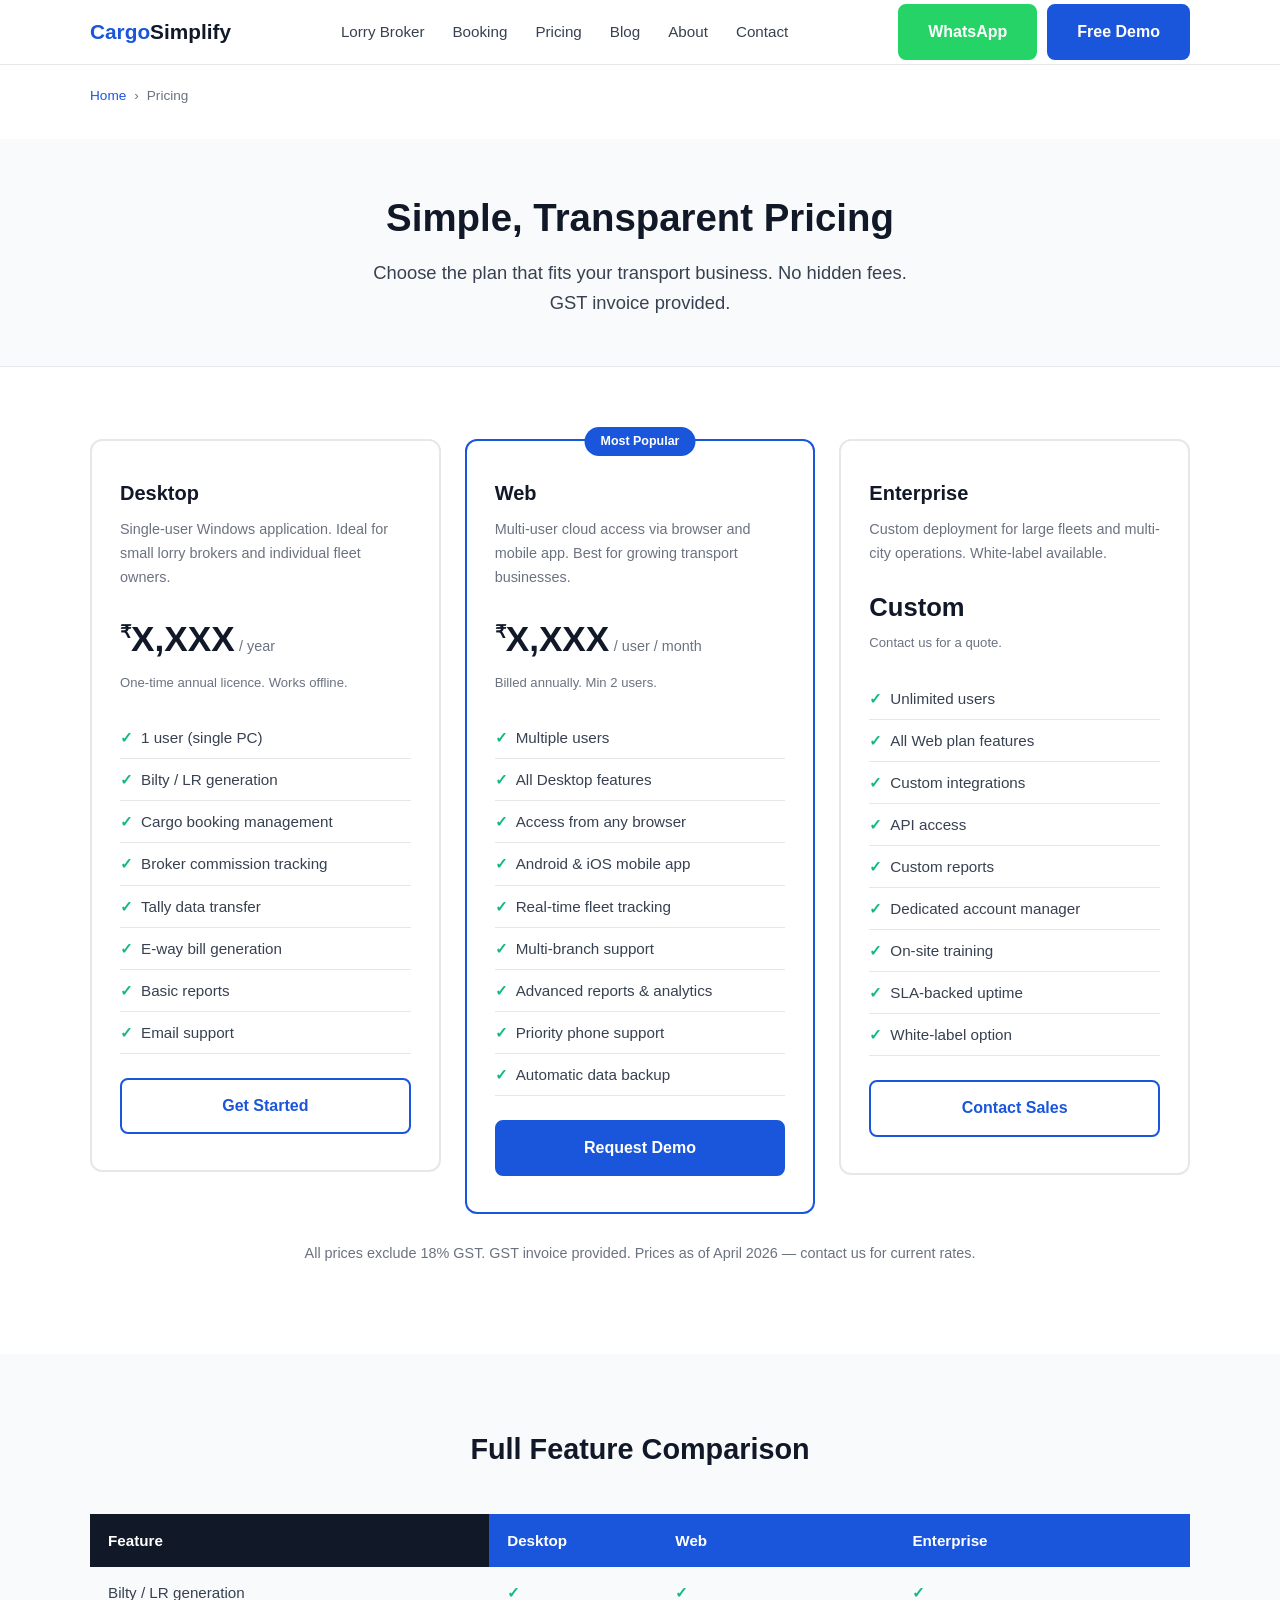
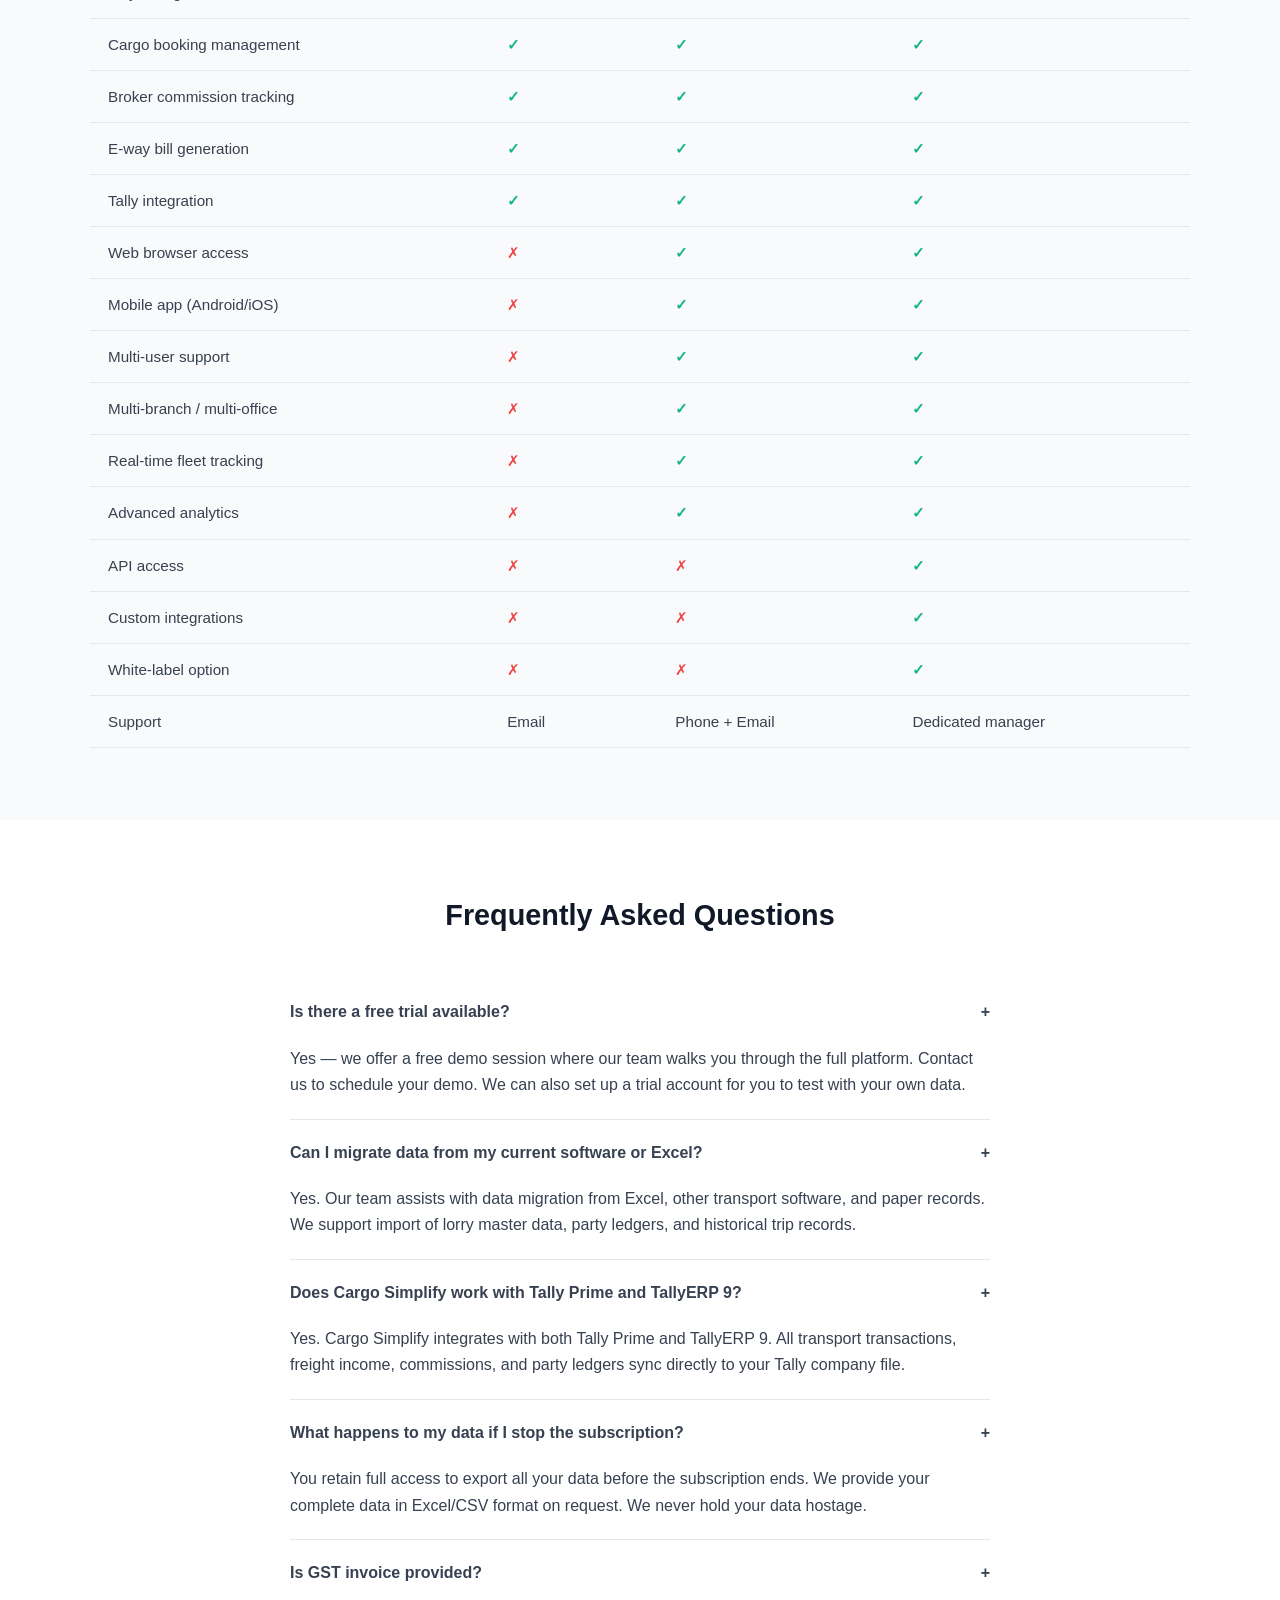
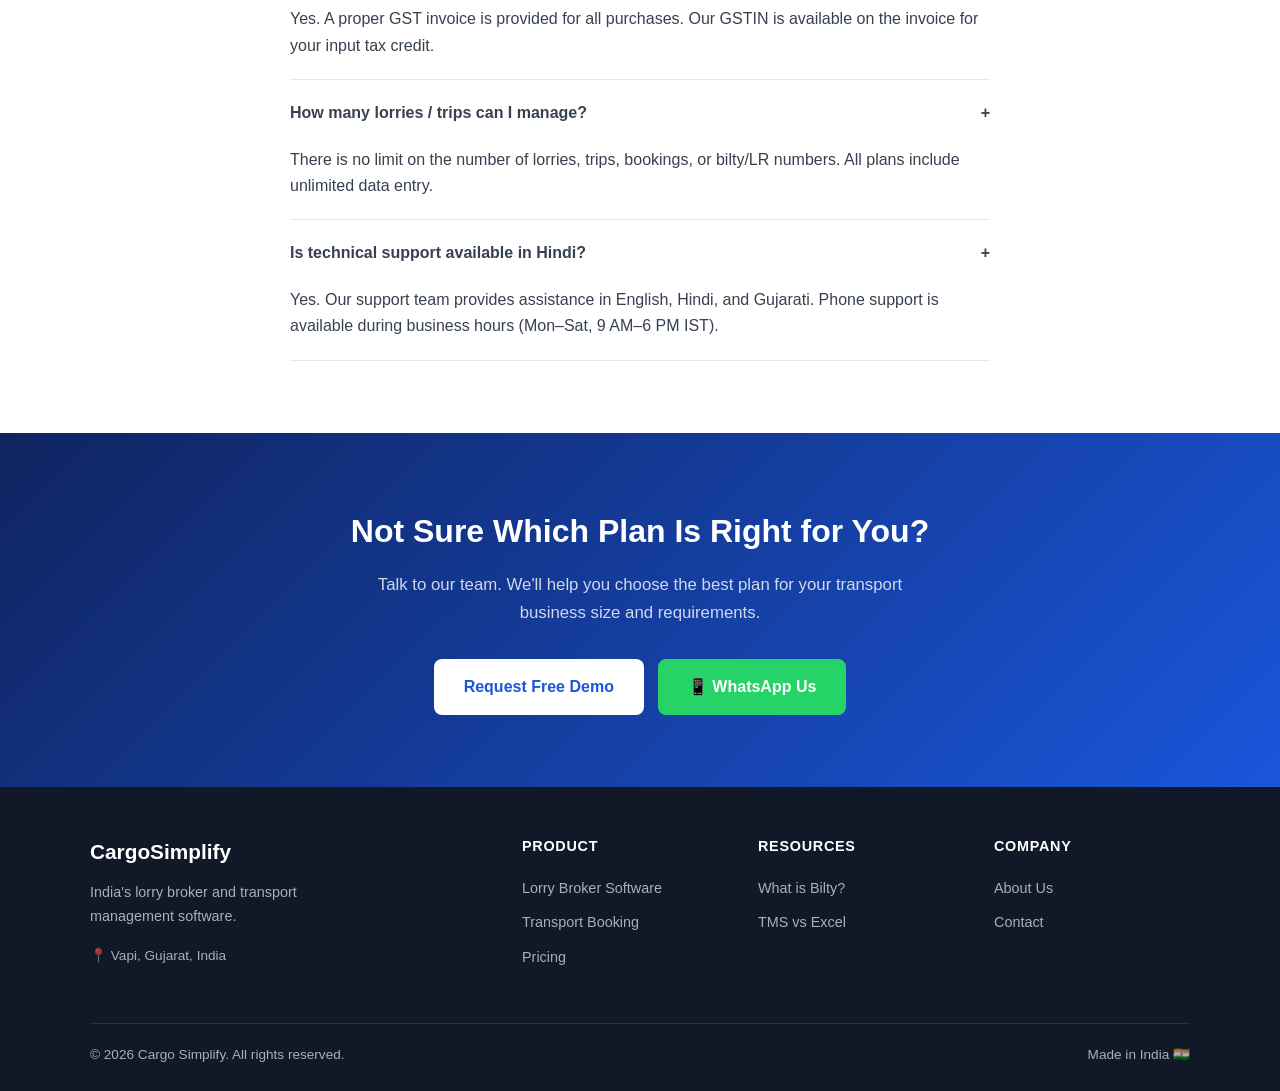
<file: html-implementations/pricing.html>
<!DOCTYPE html>
<html lang="en">
<head>
  <meta charset="UTF-8">
  <meta name="viewport" content="width=device-width, initial-scale=1.0">

  <title>Pricing — Cargo Simplify Transport Management Software India</title>
  <meta name="description" content="Simple, transparent pricing for Cargo Simplify lorry broker and transport management software. Desktop, Web, and Enterprise plans for Indian transporters. Request a demo.">
  <link rel="canonical" href="https://cargosimplify.com/pricing/">

  <meta property="og:type" content="website">
  <meta property="og:title" content="Pricing — Cargo Simplify Transport Management Software India">
  <meta property="og:description" content="Transparent pricing for lorry broker and TMS software. Desktop, Web, and Enterprise plans.">
  <meta property="og:url" content="https://cargosimplify.com/pricing/">
  <meta property="og:site_name" content="Cargo Simplify">

  <meta name="robots" content="index, follow">
  <link rel="stylesheet" href="style.css">

  <script type="application/ld+json">
  {
    "@context": "https://schema.org",
    "@type": "BreadcrumbList",
    "itemListElement": [
      { "@type": "ListItem", "position": 1, "name": "Home", "item": "https://cargosimplify.com/" },
      { "@type": "ListItem", "position": 2, "name": "Pricing", "item": "https://cargosimplify.com/pricing/" }
    ]
  }
  </script>
</head>
<body>

  <!-- HEADER -->
  <header class="site-header">
    <div class="container">
      <nav class="nav">
        <a href="index.html" class="nav-logo">Cargo<span>Simplify</span></a>
        <ul class="nav-links">
          <li><a href="lorry-broker-software.html">Lorry Broker</a></li>
          <li><a href="booking.html">Booking</a></li>
          <li><a href="pricing.html">Pricing</a></li>
          <li><a href="blog-what-is-bilty.html">Blog</a></li>
          <li><a href="about.html">About</a></li>
          <li><a href="contact.html">Contact</a></li>
        </ul>
        <div class="nav-cta">
          <a href="https://wa.me/91XXXXXXXXXX" class="btn btn-wa" target="_blank" rel="noopener">WhatsApp</a>
          <a href="contact.html" class="btn btn-primary">Free Demo</a>
        </div>
      </nav>
    </div>
  </header>

  <!-- BREADCRUMB -->
  <div class="container" style="padding-top:20px;">
    <ol class="breadcrumb">
      <li><a href="index.html">Home</a></li>
      <li>Pricing</li>
    </ol>
  </div>

  <!-- HERO -->
  <section style="padding:56px 0 48px;text-align:center;background:var(--light);border-bottom:1px solid var(--border);">
    <div class="container">
      <h1>Simple, Transparent Pricing</h1>
      <p class="lead" style="max-width:560px;margin:16px auto 0;">Choose the plan that fits your transport business. No hidden fees. GST invoice provided.</p>
    </div>
  </section>

  <!-- PRICING CARDS -->
  <section class="section">
    <div class="container">
      <div class="pricing-grid">

        <!-- Plan 1: Desktop -->
        <div class="pricing-card">
          <h3>Desktop</h3>
          <p style="color:var(--muted);font-size:.9rem;margin-bottom:20px;">Single-user Windows application. Ideal for small lorry brokers and individual fleet owners.</p>
          <div>
            <span class="price-amount"><sup>₹</sup>X,XXX</span>
            <span class="price-period"> / year</span>
          </div>
          <p style="color:var(--muted);font-size:.82rem;margin-top:4px;">One-time annual licence. Works offline.</p>
          <ul class="price-features">
            <li>1 user (single PC)</li>
            <li>Bilty / LR generation</li>
            <li>Cargo booking management</li>
            <li>Broker commission tracking</li>
            <li>Tally data transfer</li>
            <li>E-way bill generation</li>
            <li>Basic reports</li>
            <li>Email support</li>
          </ul>
          <a href="contact.html" class="btn btn-outline" style="width:100%;text-align:center;">Get Started</a>
        </div>

        <!-- Plan 2: Web (popular) -->
        <div class="pricing-card popular">
          <h3>Web</h3>
          <p style="color:var(--muted);font-size:.9rem;margin-bottom:20px;">Multi-user cloud access via browser and mobile app. Best for growing transport businesses.</p>
          <div>
            <span class="price-amount"><sup>₹</sup>X,XXX</span>
            <span class="price-period"> / user / month</span>
          </div>
          <p style="color:var(--muted);font-size:.82rem;margin-top:4px;">Billed annually. Min 2 users.</p>
          <ul class="price-features">
            <li>Multiple users</li>
            <li>All Desktop features</li>
            <li>Access from any browser</li>
            <li>Android &amp; iOS mobile app</li>
            <li>Real-time fleet tracking</li>
            <li>Multi-branch support</li>
            <li>Advanced reports &amp; analytics</li>
            <li>Priority phone support</li>
            <li>Automatic data backup</li>
          </ul>
          <a href="contact.html" class="btn btn-primary" style="width:100%;text-align:center;">Request Demo</a>
        </div>

        <!-- Plan 3: Enterprise -->
        <div class="pricing-card">
          <h3>Enterprise</h3>
          <p style="color:var(--muted);font-size:.9rem;margin-bottom:20px;">Custom deployment for large fleets and multi-city operations. White-label available.</p>
          <div>
            <span class="price-amount" style="font-size:1.6rem;">Custom</span>
          </div>
          <p style="color:var(--muted);font-size:.82rem;margin-top:4px;">Contact us for a quote.</p>
          <ul class="price-features">
            <li>Unlimited users</li>
            <li>All Web plan features</li>
            <li>Custom integrations</li>
            <li>API access</li>
            <li>Custom reports</li>
            <li>Dedicated account manager</li>
            <li>On-site training</li>
            <li>SLA-backed uptime</li>
            <li>White-label option</li>
          </ul>
          <a href="contact.html" class="btn btn-outline" style="width:100%;text-align:center;">Contact Sales</a>
        </div>

      </div>

      <!-- Pricing note -->
      <p class="muted" style="text-align:center;margin-top:28px;">All prices exclude 18% GST. GST invoice provided. Prices as of April 2026 — contact us for current rates.</p>
    </div>
  </section>

  <!-- FEATURE COMPARISON TABLE -->
  <section class="section section--light">
    <div class="container">
      <h2 style="text-align:center;margin-bottom:40px;">Full Feature Comparison</h2>
      <div class="cmp-table-wrap">
        <table class="cmp-table">
          <thead>
            <tr>
              <th>Feature</th>
              <th>Desktop</th>
              <th>Web</th>
              <th>Enterprise</th>
            </tr>
          </thead>
          <tbody>
            <tr><td>Bilty / LR generation</td><td class="yes">✓</td><td class="yes">✓</td><td class="yes">✓</td></tr>
            <tr><td>Cargo booking management</td><td class="yes">✓</td><td class="yes">✓</td><td class="yes">✓</td></tr>
            <tr><td>Broker commission tracking</td><td class="yes">✓</td><td class="yes">✓</td><td class="yes">✓</td></tr>
            <tr><td>E-way bill generation</td><td class="yes">✓</td><td class="yes">✓</td><td class="yes">✓</td></tr>
            <tr><td>Tally integration</td><td class="yes">✓</td><td class="yes">✓</td><td class="yes">✓</td></tr>
            <tr><td>Web browser access</td><td class="no">✗</td><td class="yes">✓</td><td class="yes">✓</td></tr>
            <tr><td>Mobile app (Android/iOS)</td><td class="no">✗</td><td class="yes">✓</td><td class="yes">✓</td></tr>
            <tr><td>Multi-user support</td><td class="no">✗</td><td class="yes">✓</td><td class="yes">✓</td></tr>
            <tr><td>Multi-branch / multi-office</td><td class="no">✗</td><td class="yes">✓</td><td class="yes">✓</td></tr>
            <tr><td>Real-time fleet tracking</td><td class="no">✗</td><td class="yes">✓</td><td class="yes">✓</td></tr>
            <tr><td>Advanced analytics</td><td class="no">✗</td><td class="yes">✓</td><td class="yes">✓</td></tr>
            <tr><td>API access</td><td class="no">✗</td><td class="no">✗</td><td class="yes">✓</td></tr>
            <tr><td>Custom integrations</td><td class="no">✗</td><td class="no">✗</td><td class="yes">✓</td></tr>
            <tr><td>White-label option</td><td class="no">✗</td><td class="no">✗</td><td class="yes">✓</td></tr>
            <tr><td>Support</td><td>Email</td><td>Phone + Email</td><td>Dedicated manager</td></tr>
          </tbody>
        </table>
      </div>
    </div>
  </section>

  <!-- FAQ -->
  <section class="section">
    <div class="container" style="max-width:740px;">
      <h2 style="text-align:center;margin-bottom:40px;">Frequently Asked Questions</h2>

      <div class="faq-item">
        <div class="faq-q">Is there a free trial available? <span>+</span></div>
        <div class="faq-a">Yes — we offer a free demo session where our team walks you through the full platform. Contact us to schedule your demo. We can also set up a trial account for you to test with your own data.</div>
      </div>

      <div class="faq-item">
        <div class="faq-q">Can I migrate data from my current software or Excel? <span>+</span></div>
        <div class="faq-a">Yes. Our team assists with data migration from Excel, other transport software, and paper records. We support import of lorry master data, party ledgers, and historical trip records.</div>
      </div>

      <div class="faq-item">
        <div class="faq-q">Does Cargo Simplify work with Tally Prime and TallyERP 9? <span>+</span></div>
        <div class="faq-a">Yes. Cargo Simplify integrates with both Tally Prime and TallyERP 9. All transport transactions, freight income, commissions, and party ledgers sync directly to your Tally company file.</div>
      </div>

      <div class="faq-item">
        <div class="faq-q">What happens to my data if I stop the subscription? <span>+</span></div>
        <div class="faq-a">You retain full access to export all your data before the subscription ends. We provide your complete data in Excel/CSV format on request. We never hold your data hostage.</div>
      </div>

      <div class="faq-item">
        <div class="faq-q">Is GST invoice provided? <span>+</span></div>
        <div class="faq-a">Yes. A proper GST invoice is provided for all purchases. Our GSTIN is available on the invoice for your input tax credit.</div>
      </div>

      <div class="faq-item">
        <div class="faq-q">How many lorries / trips can I manage? <span>+</span></div>
        <div class="faq-a">There is no limit on the number of lorries, trips, bookings, or bilty/LR numbers. All plans include unlimited data entry.</div>
      </div>

      <div class="faq-item">
        <div class="faq-q">Is technical support available in Hindi? <span>+</span></div>
        <div class="faq-a">Yes. Our support team provides assistance in English, Hindi, and Gujarati. Phone support is available during business hours (Mon–Sat, 9 AM–6 PM IST).</div>
      </div>

    </div>
  </section>

  <!-- CTA -->
  <div class="cta-banner">
    <h2>Not Sure Which Plan Is Right for You?</h2>
    <p>Talk to our team. We'll help you choose the best plan for your transport business size and requirements.</p>
    <div class="btns">
      <a href="contact.html" class="btn btn-white">Request Free Demo</a>
      <a href="https://wa.me/91XXXXXXXXXX" class="btn btn-wa" target="_blank" rel="noopener">📱 WhatsApp Us</a>
    </div>
  </div>

  <!-- FOOTER -->
  <footer class="site-footer">
    <div class="container">
      <div class="footer-grid">
        <div>
          <div class="footer-logo">CargoSimplify</div>
          <p style="font-size:.9rem;max-width:280px;">India's lorry broker and transport management software.</p>
          <p style="margin-top:12px;font-size:.85rem;">📍 Vapi, Gujarat, India</p>
        </div>
        <div class="footer-col">
          <h4>Product</h4>
          <ul>
            <li><a href="lorry-broker-software.html">Lorry Broker Software</a></li>
            <li><a href="booking.html">Transport Booking</a></li>
            <li><a href="pricing.html">Pricing</a></li>
          </ul>
        </div>
        <div class="footer-col">
          <h4>Resources</h4>
          <ul>
            <li><a href="blog-what-is-bilty.html">What is Bilty?</a></li>
            <li><a href="blog-tms-vs-excel.html">TMS vs Excel</a></li>
          </ul>
        </div>
        <div class="footer-col">
          <h4>Company</h4>
          <ul>
            <li><a href="about.html">About Us</a></li>
            <li><a href="contact.html">Contact</a></li>
          </ul>
        </div>
      </div>
      <div class="footer-bottom">
        <span>© 2026 Cargo Simplify. All rights reserved.</span>
        <span>Made in India 🇮🇳</span>
      </div>
    </div>
  </footer>

</body>
</html>
</file>
<file: html-implementations/style.css>
/* Cargo Simplify — Shared Stylesheet */
*, *::before, *::after { box-sizing: border-box; margin: 0; padding: 0; }

:root {
  --brand:    #1a56db;
  --brand-dk: #1239a6;
  --accent:   #f59e0b;
  --dark:     #111827;
  --body:     #374151;
  --muted:    #6b7280;
  --light:    #f9fafb;
  --border:   #e5e7eb;
  --success:  #10b981;
  --radius:   8px;
  --shadow:   0 2px 12px rgba(0,0,0,.08);
}

body { font-family: 'Segoe UI', Arial, sans-serif; color: var(--body); line-height: 1.65; font-size: 16px; }
a { color: var(--brand); text-decoration: none; }
a:hover { text-decoration: underline; }
img { max-width: 100%; height: auto; display: block; }

/* Layout */
.container { max-width: 1140px; margin: 0 auto; padding: 0 20px; }
.section { padding: 72px 0; }
.section--light { background: var(--light); }
.section--dark { background: var(--dark); color: #fff; }
.section--brand { background: var(--brand); color: #fff; }

/* Typography */
h1 { font-size: 2.4rem; font-weight: 800; color: var(--dark); line-height: 1.2; }
h2 { font-size: 1.8rem; font-weight: 700; color: var(--dark); margin-bottom: 12px; }
h3 { font-size: 1.25rem; font-weight: 600; color: var(--dark); margin-bottom: 8px; }
p  { margin-bottom: 16px; }
.lead { font-size: 1.15rem; color: var(--body); }
.muted { color: var(--muted); font-size: 0.9rem; }
.section--dark h1,
.section--dark h2,
.section--dark h3,
.section--brand h1,
.section--brand h2 { color: #fff; }

/* Buttons */
.btn { display: inline-block; padding: 13px 28px; border-radius: var(--radius); font-weight: 600; font-size: 1rem; cursor: pointer; border: 2px solid transparent; transition: all .2s; text-decoration: none; }
.btn-primary   { background: var(--brand); color: #fff; border-color: var(--brand); }
.btn-primary:hover { background: var(--brand-dk); border-color: var(--brand-dk); text-decoration: none; }
.btn-outline   { background: transparent; color: var(--brand); border-color: var(--brand); }
.btn-outline:hover { background: var(--brand); color: #fff; text-decoration: none; }
.btn-white     { background: #fff; color: var(--brand); }
.btn-white:hover { background: #f0f4ff; text-decoration: none; }
.btn-wa        { background: #25d366; color: #fff; border-color: #25d366; }
.btn-wa:hover  { background: #1ebe5d; text-decoration: none; }

/* Header / Nav */
.site-header { background: #fff; border-bottom: 1px solid var(--border); position: sticky; top: 0; z-index: 100; }
.nav { display: flex; align-items: center; justify-content: space-between; height: 64px; }
.nav-logo { font-size: 1.3rem; font-weight: 800; color: var(--brand); }
.nav-logo span { color: var(--dark); }
.nav-links { display: flex; gap: 28px; list-style: none; }
.nav-links a { color: var(--body); font-weight: 500; font-size: 0.95rem; }
.nav-links a:hover { color: var(--brand); text-decoration: none; }
.nav-cta { display: flex; gap: 10px; }

/* Hero */
.hero { padding: 80px 0 72px; background: linear-gradient(135deg, #0f2460 0%, #1a56db 100%); color: #fff; }
.hero h1 { color: #fff; font-size: 2.8rem; max-width: 700px; margin-bottom: 20px; }
.hero .lead { color: rgba(255,255,255,.85); max-width: 600px; margin-bottom: 36px; font-size: 1.2rem; }
.hero-ctas { display: flex; gap: 14px; flex-wrap: wrap; }
.hero-trust { margin-top: 52px; font-size: 0.85rem; color: rgba(255,255,255,.65); }

/* Cards */
.card { background: #fff; border: 1px solid var(--border); border-radius: 12px; padding: 28px; box-shadow: var(--shadow); }
.cards-grid { display: grid; grid-template-columns: repeat(auto-fit, minmax(260px, 1fr)); gap: 24px; }

/* Feature list */
.feature-list { list-style: none; }
.feature-list li { padding: 10px 0; border-bottom: 1px solid var(--border); display: flex; align-items: center; gap: 10px; }
.feature-list li:last-child { border-bottom: none; }
.feature-list li::before { content: "✓"; color: var(--success); font-weight: 700; flex-shrink: 0; }

/* Comparison table */
.cmp-table-wrap { overflow-x: auto; }
.cmp-table { width: 100%; border-collapse: collapse; font-size: 0.95rem; }
.cmp-table th { background: var(--brand); color: #fff; padding: 14px 18px; text-align: left; }
.cmp-table th:first-child { background: var(--dark); }
.cmp-table td { padding: 13px 18px; border-bottom: 1px solid var(--border); }
.cmp-table tr:nth-child(even) td { background: var(--light); }
.cmp-table .yes  { color: var(--success); font-weight: 700; }
.cmp-table .no   { color: #ef4444; }
.cmp-table .part { color: var(--accent); }
.cmp-table .our  { background: #eff6ff !important; font-weight: 600; }

/* Pricing cards */
.pricing-grid { display: grid; grid-template-columns: repeat(auto-fit, minmax(280px, 1fr)); gap: 24px; align-items: start; }
.pricing-card { border: 2px solid var(--border); border-radius: 12px; padding: 36px 28px; }
.pricing-card.popular { border-color: var(--brand); position: relative; }
.pricing-card.popular::before { content: "Most Popular"; position: absolute; top: -14px; left: 50%; transform: translateX(-50%); background: var(--brand); color: #fff; padding: 4px 16px; border-radius: 20px; font-size: 0.78rem; font-weight: 700; white-space: nowrap; }
.price-amount { font-size: 2.2rem; font-weight: 800; color: var(--dark); }
.price-amount sup { font-size: 1.1rem; vertical-align: super; }
.price-period { color: var(--muted); font-size: 0.9rem; }
.price-features { list-style: none; margin: 24px 0; }
.price-features li { padding: 8px 0; border-bottom: 1px solid var(--border); font-size: 0.95rem; display: flex; align-items: center; gap: 8px; }
.price-features li::before { content: "✓"; color: var(--success); font-weight: 700; }

/* FAQ */
.faq-item { border-bottom: 1px solid var(--border); }
.faq-q { padding: 20px 0; font-weight: 600; cursor: pointer; display: flex; justify-content: space-between; align-items: center; }
.faq-a { padding-bottom: 20px; color: var(--body); }

/* Steps */
.steps { counter-reset: steps; display: grid; gap: 24px; }
.step { display: flex; gap: 20px; align-items: flex-start; }
.step-num { background: var(--brand); color: #fff; width: 40px; height: 40px; border-radius: 50%; display: flex; align-items: center; justify-content: center; font-weight: 800; flex-shrink: 0; font-size: 1.1rem; }

/* Breadcrumb */
.breadcrumb { list-style: none; display: flex; gap: 8px; font-size: 0.85rem; color: var(--muted); margin-bottom: 32px; flex-wrap: wrap; }
.breadcrumb li + li::before { content: "›"; margin-right: 8px; }

/* Badges */
.badge { display: inline-block; padding: 3px 10px; border-radius: 20px; font-size: 0.78rem; font-weight: 600; }
.badge-blue   { background: #dbeafe; color: #1a56db; }
.badge-green  { background: #d1fae5; color: #059669; }
.badge-orange { background: #fef3c7; color: #d97706; }

/* CTA Banner */
.cta-banner { background: linear-gradient(135deg, #0f2460, #1a56db); color: #fff; text-align: center; padding: 72px 20px; }
.cta-banner h2 { color: #fff; font-size: 2rem; margin-bottom: 14px; }
.cta-banner p  { color: rgba(255,255,255,.8); max-width: 560px; margin: 0 auto 32px; font-size: 1.05rem; }
.cta-banner .btns { display: flex; justify-content: center; gap: 14px; flex-wrap: wrap; }

/* Footer */
.site-footer { background: var(--dark); color: rgba(255,255,255,.65); padding: 48px 0 24px; }
.footer-grid { display: grid; grid-template-columns: 2fr 1fr 1fr 1fr; gap: 40px; margin-bottom: 40px; }
.footer-logo { font-size: 1.3rem; font-weight: 800; color: #fff; margin-bottom: 12px; }
.footer-col h4 { color: #fff; margin-bottom: 16px; font-size: 0.9rem; text-transform: uppercase; letter-spacing: .05em; }
.footer-col ul { list-style: none; }
.footer-col ul li { margin-bottom: 8px; }
.footer-col ul a { color: rgba(255,255,255,.65); font-size: 0.9rem; }
.footer-col ul a:hover { color: #fff; text-decoration: none; }
.footer-bottom { border-top: 1px solid rgba(255,255,255,.1); padding-top: 20px; font-size: 0.85rem; display: flex; justify-content: space-between; flex-wrap: wrap; gap: 10px; }

/* Contact form */
.form-group { margin-bottom: 20px; }
.form-group label { display: block; font-weight: 600; margin-bottom: 6px; font-size: 0.95rem; }
.form-group input,
.form-group textarea,
.form-group select { width: 100%; padding: 12px 16px; border: 1px solid var(--border); border-radius: var(--radius); font-size: 1rem; font-family: inherit; transition: border-color .2s; }
.form-group input:focus,
.form-group textarea:focus,
.form-group select:focus { outline: none; border-color: var(--brand); box-shadow: 0 0 0 3px rgba(26,86,219,.15); }
.form-group textarea { resize: vertical; min-height: 120px; }

/* Info box */
.info-box { background: #eff6ff; border-left: 4px solid var(--brand); padding: 16px 20px; border-radius: 0 var(--radius) var(--radius) 0; margin: 24px 0; }

/* Two-col layout */
.two-col { display: grid; grid-template-columns: 1fr 1fr; gap: 56px; align-items: center; }
.two-col.reverse .col-img { order: -1; }

/* Responsive */
@media (max-width: 768px) {
  h1 { font-size: 1.8rem; }
  h2 { font-size: 1.4rem; }
  .hero h1 { font-size: 2rem; }
  .two-col { grid-template-columns: 1fr; }
  .footer-grid { grid-template-columns: 1fr 1fr; }
  .nav-links { display: none; }
  .pricing-grid { grid-template-columns: 1fr; }
}
@media (max-width: 480px) {
  .footer-grid { grid-template-columns: 1fr; }
  .hero-ctas { flex-direction: column; }
}
</file>
